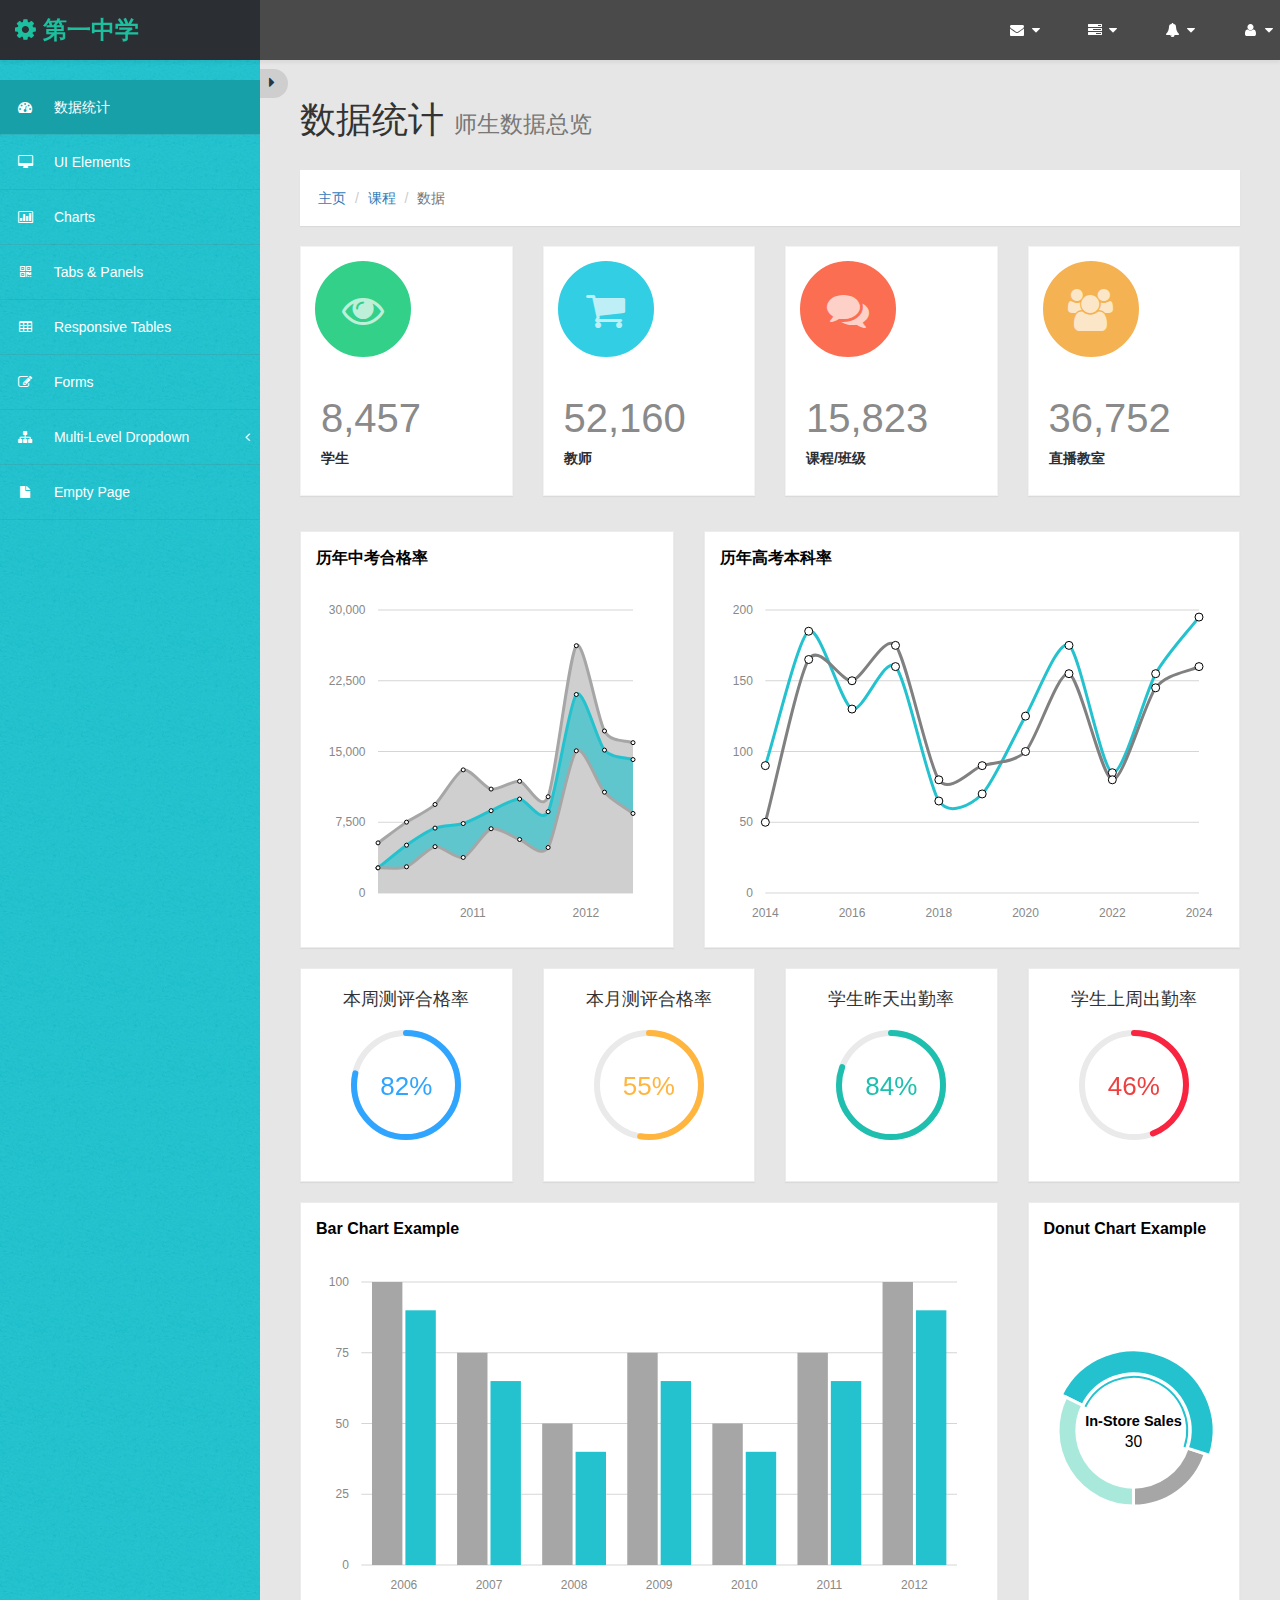
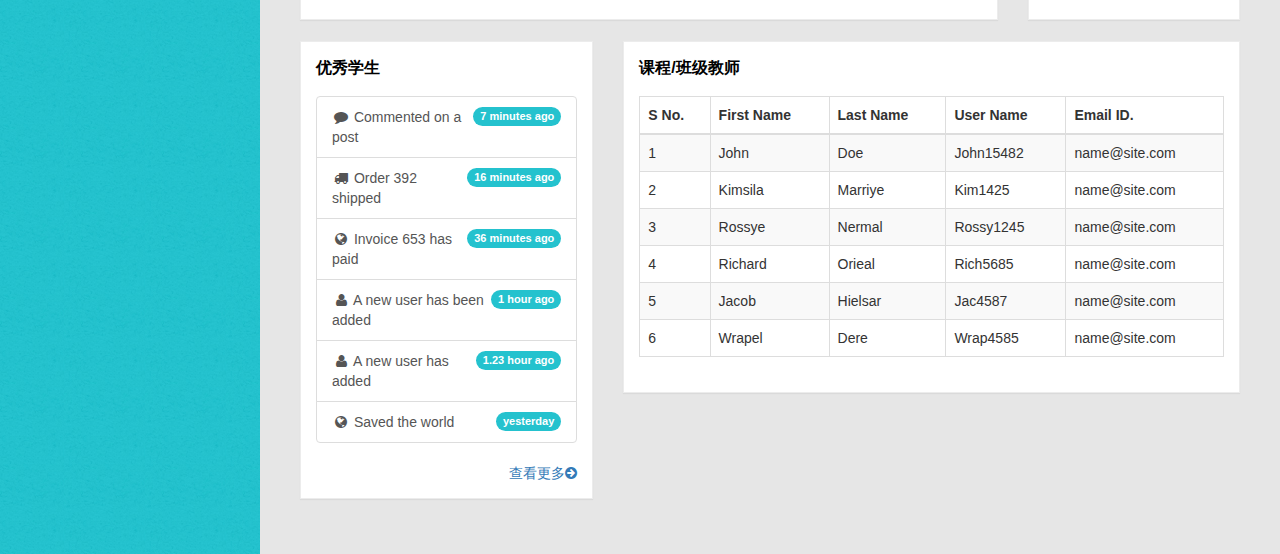
<file: MYCourse/web/htmls/managerhome/index.html>
﻿<!DOCTYPE html>
<html xmlns="http://www.w3.org/1999/xhtml">

<head>
    <meta charset="utf-8" />
    <meta name="viewport" content="width=device-width, initial-scale=1.0" />
    <title>课程管理端</title>
    <!-- Bootstrap Styles-->
    <link href="assets/css/bootstrap.css" rel="stylesheet" />
    <!-- FontAwesome Styles-->
    <link href="assets/css/font-awesome.css" rel="stylesheet" />
    <!-- Morris Chart Styles-->
    <link href="assets/js/morris/morris-0.4.3.min.css" rel="stylesheet" />
    <!-- Custom Styles-->
    <link href="assets/css/custom-styles.css" rel="stylesheet" />
    <!-- Google Fonts-->
    <link href='#css?family=Open+Sans' rel='stylesheet' type='text/css' /> 
     
</head>

<body>
    <div id="wrapper">
        <nav class="navbar navbar-default top-navbar" role="navigation">
            <div class="navbar-header">
                <button type="button" class="navbar-toggle" data-toggle="collapse" data-target=".sidebar-collapse">
                    <span class="sr-only">Toggle navigation</span>
                    <span class="icon-bar"></span>
                    <span class="icon-bar"></span>
                    <span class="icon-bar"></span>
                </button>
                <a class="navbar-brand" href="index.html"><i class="fa fa-gear"></i> <strong>第一中学</strong></a>
            </div>

            <ul class="nav navbar-top-links navbar-right">
                <li class="dropdown">
                    <a class="dropdown-toggle" data-toggle="dropdown" href="#" aria-expanded="false">
                        <i class="fa fa-envelope fa-fw"></i> <i class="fa fa-caret-down"></i>
                    </a>
                    <ul class="dropdown-menu dropdown-messages">
                        <li>
                            <a href="#">
                                <div>
                                    <strong>John Doe</strong>
                                    <span class="pull-right text-muted">
                                        <em>Today</em>
                                    </span>
                                </div>
                                <div>Lorem Ipsum has been the industry's standard dummy text ever since the 1500s...</div>
                            </a>
                        </li>
                        <li class="divider"></li>
                        <li>
                            <a href="#">
                                <div>
                                    <strong>John Smith</strong>
                                    <span class="pull-right text-muted">
                                        <em>Yesterday</em>
                                    </span>
                                </div>
                                <div>Lorem Ipsum has been the industry's standard dummy text ever since an kwilnw...</div>
                            </a>
                        </li>
                        <li class="divider"></li>
                        <li>
                            <a href="#">
                                <div>
                                    <strong>John Smith</strong>
                                    <span class="pull-right text-muted">
                                        <em>Yesterday</em>
                                    </span>
                                </div>
                                <div>Lorem Ipsum has been the industry's standard dummy text ever since the...</div>
                            </a>
                        </li>
                        <li class="divider"></li>
                        <li>
                            <a class="text-center" href="#">
                                <strong>Read All Messages</strong>
                                <i class="fa fa-angle-right"></i>
                            </a>
                        </li>
                    </ul>
                    <!-- /.dropdown-messages -->
                </li>
                <!-- /.dropdown -->
                <li class="dropdown">
                    <a class="dropdown-toggle" data-toggle="dropdown" href="#" aria-expanded="false">
                        <i class="fa fa-tasks fa-fw"></i> <i class="fa fa-caret-down"></i>
                    </a>
                    <ul class="dropdown-menu dropdown-tasks">
                        <li>
                            <a href="#">
                                <div>
                                    <p>
                                        <strong>Task 1</strong>
                                        <span class="pull-right text-muted">60% Complete</span>
                                    </p>
                                    <div class="progress progress-striped active">
                                        <div class="progress-bar progress-bar-success" role="progressbar" aria-valuenow="60" aria-valuemin="0" aria-valuemax="100" style="width: 60%">
                                            <span class="sr-only">60% Complete (success)</span>
                                        </div>
                                    </div>
                                </div>
                            </a>
                        </li>
                        <li class="divider"></li>
                        <li>
                            <a href="#">
                                <div>
                                    <p>
                                        <strong>Task 2</strong>
                                        <span class="pull-right text-muted">28% Complete</span>
                                    </p>
                                    <div class="progress progress-striped active">
                                        <div class="progress-bar progress-bar-info" role="progressbar" aria-valuenow="28" aria-valuemin="0" aria-valuemax="100" style="width: 28%">
                                            <span class="sr-only">28% Complete</span>
                                        </div>
                                    </div>
                                </div>
                            </a>
                        </li>
                        <li class="divider"></li>
                        <li>
                            <a href="#">
                                <div>
                                    <p>
                                        <strong>Task 3</strong>
                                        <span class="pull-right text-muted">60% Complete</span>
                                    </p>
                                    <div class="progress progress-striped active">
                                        <div class="progress-bar progress-bar-warning" role="progressbar" aria-valuenow="60" aria-valuemin="0" aria-valuemax="100" style="width: 60%">
                                            <span class="sr-only">60% Complete (warning)</span>
                                        </div>
                                    </div>
                                </div>
                            </a>
                        </li>
                        <li class="divider"></li>
                        <li>
                            <a href="#">
                                <div>
                                    <p>
                                        <strong>Task 4</strong>
                                        <span class="pull-right text-muted">85% Complete</span>
                                    </p>
                                    <div class="progress progress-striped active">
                                        <div class="progress-bar progress-bar-danger" role="progressbar" aria-valuenow="85" aria-valuemin="0" aria-valuemax="100" style="width: 85%">
                                            <span class="sr-only">85% Complete (danger)</span>
                                        </div>
                                    </div>
                                </div>
                            </a>
                        </li>
                        <li class="divider"></li>
                        <li>
                            <a class="text-center" href="#">
                                <strong>See All Tasks</strong>
                                <i class="fa fa-angle-right"></i>
                            </a>
                        </li>
                    </ul>
                    <!-- /.dropdown-tasks -->
                </li>
                <!-- /.dropdown -->
                <li class="dropdown">
                    <a class="dropdown-toggle" data-toggle="dropdown" href="#" aria-expanded="false">
                        <i class="fa fa-bell fa-fw"></i> <i class="fa fa-caret-down"></i>
                    </a>
                    <ul class="dropdown-menu dropdown-alerts">
                        <li>
                            <a href="#">
                                <div>
                                    <i class="fa fa-comment fa-fw"></i> New Comment
                                    <span class="pull-right text-muted small">4 min</span>
                                </div>
                            </a>
                        </li>
                        <li class="divider"></li>
                        <li>
                            <a href="#">
                                <div>
                                    <i class="fa fa-twitter fa-fw"></i> 3 New Followers
                                    <span class="pull-right text-muted small">12 min</span>
                                </div>
                            </a>
                        </li>
                        <li class="divider"></li>
                        <li>
                            <a href="#">
                                <div>
                                    <i class="fa fa-envelope fa-fw"></i> Message Sent
                                    <span class="pull-right text-muted small">4 min</span>
                                </div>
                            </a>
                        </li>
                        <li class="divider"></li>
                        <li>
                            <a href="#">
                                <div>
                                    <i class="fa fa-tasks fa-fw"></i> New Task
                                    <span class="pull-right text-muted small">4 min</span>
                                </div>
                            </a>
                        </li>
                        <li class="divider"></li>
                        <li>
                            <a href="#">
                                <div>
                                    <i class="fa fa-upload fa-fw"></i> Server Rebooted
                                    <span class="pull-right text-muted small">4 min</span>
                                </div>
                            </a>
                        </li>
                        <li class="divider"></li>
                        <li>
                            <a class="text-center" href="#">
                                <strong>See All Alerts</strong>
                                <i class="fa fa-angle-right"></i>
                            </a>
                        </li>
                    </ul>
                    <!-- /.dropdown-alerts -->
                </li>
                <!-- /.dropdown -->
                <li class="dropdown">
                    <a class="dropdown-toggle" data-toggle="dropdown" href="#" aria-expanded="false">
                        <i class="fa fa-user fa-fw"></i> <i class="fa fa-caret-down"></i>
                    </a>
                    <ul class="dropdown-menu dropdown-user">
                        <li><a href="#"><i class="fa fa-user fa-fw"></i> User Profile</a>
                        </li>
                        <li><a href="#"><i class="fa fa-gear fa-fw"></i> Settings</a>
                        </li>
                        <li class="divider"></li>
                        <li><a href="#"><i class="fa fa-sign-out fa-fw"></i> Logout</a>
                        </li>
                    </ul>
                    <!-- /.dropdown-user -->
                </li>
                <!-- /.dropdown -->
            </ul>
        </nav>
        <!--/. NAV TOP  -->
        <nav class="navbar-default navbar-side" role="navigation">
		<div id="sideNav" href=""><i class="fa fa-caret-right"></i></div>
            <div class="sidebar-collapse">
                <ul class="nav" id="main-menu">

                    <li>
                        <a class="active-menu" href="index.html"><i class="fa fa-dashboard"></i> 数据统计</a>
                    </li>
                    <li>
                        <a href="ui-elements.html"><i class="fa fa-desktop"></i> UI Elements</a>
                    </li>
					<li>
                        <a href="chart.html"><i class="fa fa-bar-chart-o"></i> Charts</a>
                    </li>
                    <li>
                        <a href="tab-panel.html"><i class="fa fa-qrcode"></i> Tabs & Panels</a>
                    </li>

                    <li>
                        <a href="table.html"><i class="fa fa-table"></i> Responsive Tables</a>
                    </li>
                    <li>
                        <a href="form.html"><i class="fa fa-edit"></i> Forms </a>
                    </li>


                    <li>
                        <a href="#"><i class="fa fa-sitemap"></i> Multi-Level Dropdown<span class="fa arrow"></span></a>
                        <ul class="nav nav-second-level">
                            <li>
                                <a href="#">Second Level Link</a>
                            </li>
                            <li>
                                <a href="#">Second Level Link</a>
                            </li>
                            <li>
                                <a href="#">Second Level Link<span class="fa arrow"></span></a>
                                <ul class="nav nav-third-level">
                                    <li>
                                        <a href="#">Third Level Link</a>
                                    </li>
                                    <li>
                                        <a href="#">Third Level Link</a>
                                    </li>
                                    <li>
                                        <a href="#">Third Level Link</a>
                                    </li>

                                </ul>

                            </li>
                        </ul>
                    </li>
                    <li>
                        <a href="empty.html"><i class="fa fa-fw fa-file"></i> Empty Page</a>
                    </li>
                </ul>

            </div>

        </nav>
        <!-- /. NAV SIDE  -->
        <div id="page-wrapper">
            <div id="page-inner">

            <div class="row">
                    <div class="col-md-12">
                        <h1 class="page-header">
                            数据统计
                            <small>师生数据总览</small>
                        </h1>
                            <ol class="breadcrumb">
                              <li><a href="index.html">主页</a></li>
                              <li><a href="#">课程</a></li>
                              <li class="active">数据</li>
                            </ol>
                    </div>
                </div>

                <!-- /. ROW  -->
            <div class="row">
                    <div class="col-md-3 col-sm-12 col-xs-12">
                        <div class="panel panel-primary text-center no-boder bg-color-green green">
                            <div class="panel-left pull-left green">
                                <i class="fa fa-eye fa-5x"></i>
                            </div>
                            <div class="panel-right">
								<h3>8,457</h3>
                               <strong> 学生 </strong>
                            </div>
                        </div>
                    </div>
                    <div class="col-md-3 col-sm-12 col-xs-12">
                        <div class="panel panel-primary text-center no-boder bg-color-blue">
                              <div class="panel-left pull-left blue">
                                <i class="fa fa-shopping-cart fa-5x"></i>
								</div>
                            <div class="panel-right">
							<h3>52,160 </h3>
                               <strong> 教师 </strong>
                            </div>
                        </div>
                    </div>
                    <div class="col-md-3 col-sm-12 col-xs-12">
                        <div class="panel panel-primary text-center no-boder bg-color-red">
                            <div class="panel-left pull-left red">
                                <i class="fa fa fa-comments fa-5x"></i>
                            </div>
                            <div class="panel-right">
							 <h3>15,823 </h3>
                               <strong> 课程/班级 </strong>
                            </div>
                        </div>
                    </div>
                    <div class="col-md-3 col-sm-12 col-xs-12">
                        <div class="panel panel-primary text-center no-boder bg-color-brown">
                            <div class="panel-left pull-left brown">
                                <i class="fa fa-users fa-5x"></i>
                            </div>
                            <div class="panel-right">
							<h3>36,752 </h3>
                             <strong> 直播教室 </strong>
                            </div>
                        </div>
                    </div>
                </div>

			<div class="row">
				<div class="col-md-5">
						<div class="panel panel-default">
						<div class="panel-heading">
							历年中考合格率
						</div>
						<div class="panel-body">
							<div id="morris-area-chart"></div>
						</div>
					</div>
					</div>

					<div class="col-md-7">
                        <div class="panel panel-default">
                            <div class="panel-heading">
                                历年高考本科率
                            </div>
                            <div class="panel-body">
                                <div id="morris-line-chart"></div>
                            </div>
                        </div>
					</div>

				</div>

		<div class="row">
			<div class="col-xs-6 col-md-3">
				<div class="panel panel-default">
					<div class="panel-body easypiechart-panel">
						<h4>本周测评合格率</h4>
						<div class="easypiechart" id="easypiechart-blue" data-percent="82" ><span class="percent">82%</span>
						</div>
					</div>
				</div>
			</div>
			<div class="col-xs-6 col-md-3">
				<div class="panel panel-default">
					<div class="panel-body easypiechart-panel">
						<h4>本月测评合格率</h4>
						<div class="easypiechart" id="easypiechart-orange" data-percent="55" ><span class="percent">55%</span>
						</div>
					</div>
				</div>
			</div>
			<div class="col-xs-6 col-md-3">
				<div class="panel panel-default">
					<div class="panel-body easypiechart-panel">
						<h4>学生昨天出勤率</h4>
						<div class="easypiechart" id="easypiechart-teal" data-percent="84" ><span class="percent">84%</span>
						</div>
					</div>
				</div>
			</div>
			<div class="col-xs-6 col-md-3">
				<div class="panel panel-default">
					<div class="panel-body easypiechart-panel">
						<h4>学生上周出勤率</h4>
						<div class="easypiechart" id="easypiechart-red" data-percent="46" ><span class="percent">46%</span>
						</div>
					</div>
				</div>
			</div>
		</div><!--/.row-->

                <div class="row">
                    <div class="col-md-9 col-sm-12 col-xs-12">
                        <div class="panel panel-default">
                            <div class="panel-heading">
                                Bar Chart Example
                            </div>
                            <div class="panel-body">
                                <div id="morris-bar-chart"></div>
                            </div>
                        </div>
                    </div>
                    <div class="col-md-3 col-sm-12 col-xs-12">
                        <div class="panel panel-default">
                            <div class="panel-heading">
                                Donut Chart Example
                            </div>
                            <div class="panel-body">
                                <div id="morris-donut-chart"></div>
                            </div>
                        </div>
                    </div>

                </div>
				<div class="row">
				<div class="col-md-12">
				</div>
				</div>
                <!-- /. ROW  -->

                <div class="row">
                    <div class="col-md-4 col-sm-12 col-xs-12">
                        <div class="panel panel-default">
                            <div class="panel-heading">
                                优秀学生
                            </div>
                            <div class="panel-body">
                                <div class="list-group">

                                    <a href="#" class="list-group-item">
                                        <span class="badge">7 minutes ago</span>
                                        <i class="fa fa-fw fa-comment"></i> Commented on a post
                                    </a>
                                    <a href="#" class="list-group-item">
                                        <span class="badge">16 minutes ago</span>
                                        <i class="fa fa-fw fa-truck"></i> Order 392 shipped
                                    </a>
                                    <a href="#" class="list-group-item">
                                        <span class="badge">36 minutes ago</span>
                                        <i class="fa fa-fw fa-globe"></i> Invoice 653 has paid
                                    </a>
                                    <a href="#" class="list-group-item">
                                        <span class="badge">1 hour ago</span>
                                        <i class="fa fa-fw fa-user"></i> A new user has been added
                                    </a>
                                    <a href="#" class="list-group-item">
                                        <span class="badge">1.23 hour ago</span>
                                        <i class="fa fa-fw fa-user"></i> A new user has added
                                    </a>
                                    <a href="#" class="list-group-item">
                                        <span class="badge">yesterday</span>
                                        <i class="fa fa-fw fa-globe"></i> Saved the world
                                    </a>
                                </div>
                                <div class="text-right">
                                    <a href="#">查看更多<i class="fa fa-arrow-circle-right"></i></a>
                                </div>
                            </div>
                        </div>

                    </div>

                    <div class="col-md-8 col-sm-12 col-xs-12">

                        <div class="panel panel-default">
                            <div class="panel-heading">
                                课程/班级教师
                            </div>
                            <div class="panel-body">
                                <div class="table-responsive">
                                    <table class="table table-striped table-bordered table-hover">
                                        <thead>
                                            <tr>
                                                <th>S No.</th>
                                                <th>First Name</th>
                                                <th>Last Name</th>
                                                <th>User Name</th>
                                                <th>Email ID.</th>
                                            </tr>
                                        </thead>
                                        <tbody>
                                            <tr>
                                                <td>1</td>
                                                <td>John</td>
                                                <td>Doe</td>
                                                <td>John15482</td>
                                                <td>name@site.com</td>
                                            </tr>
                                            <tr>
                                                <td>2</td>
                                                <td>Kimsila</td>
                                                <td>Marriye</td>
                                                <td>Kim1425</td>
                                                <td>name@site.com</td>
                                            </tr>
                                            <tr>
                                                <td>3</td>
                                                <td>Rossye</td>
                                                <td>Nermal</td>
                                                <td>Rossy1245</td>
                                                <td>name@site.com</td>
                                            </tr>
                                            <tr>
                                                <td>4</td>
                                                <td>Richard</td>
                                                <td>Orieal</td>
                                                <td>Rich5685</td>
                                                <td>name@site.com</td>
                                            </tr>
                                            <tr>
                                                <td>5</td>
                                                <td>Jacob</td>
                                                <td>Hielsar</td>
                                                <td>Jac4587</td>
                                                <td>name@site.com</td>
                                            </tr>
                                            <tr>
                                                <td>6</td>
                                                <td>Wrapel</td>
                                                <td>Dere</td>
                                                <td>Wrap4585</td>
                                                <td>name@site.com</td>
                                            </tr>

                                        </tbody>
                                    </table>
                                </div>
                            </div>
                        </div>

                    </div>
                </div>
                <!-- /. ROW  -->

            </div>
            <!-- /. PAGE INNER  -->
        </div>
        <!-- /. PAGE WRAPPER  -->
    </div>
    <!-- /. WRAPPER  -->
    <!-- JS Scripts-->
    <!-- jQuery Js -->
    <script src="assets/js/jquery-1.10.2.js"></script>
    <!-- Bootstrap Js -->
    <script src="assets/js/bootstrap.min.js"></script>
	 
    <!-- Metis Menu Js -->
    <script src="assets/js/jquery.metisMenu.js"></script>
    <!-- Morris Chart Js -->
    <script src="assets/js/morris/raphael-2.1.0.min.js"></script>
    <script src="assets/js/morris/morris.js"></script>
	
	
	<script src="assets/js/easypiechart.js"></script>
	<script src="assets/js/easypiechart-data.js"></script>
	
	 <script src="assets/js/Lightweight-Chart/jquery.chart.js"></script>
	
    <!-- Custom Js -->
    <script src="assets/js/custom-scripts.js"></script>

</body>

</html>
</file>
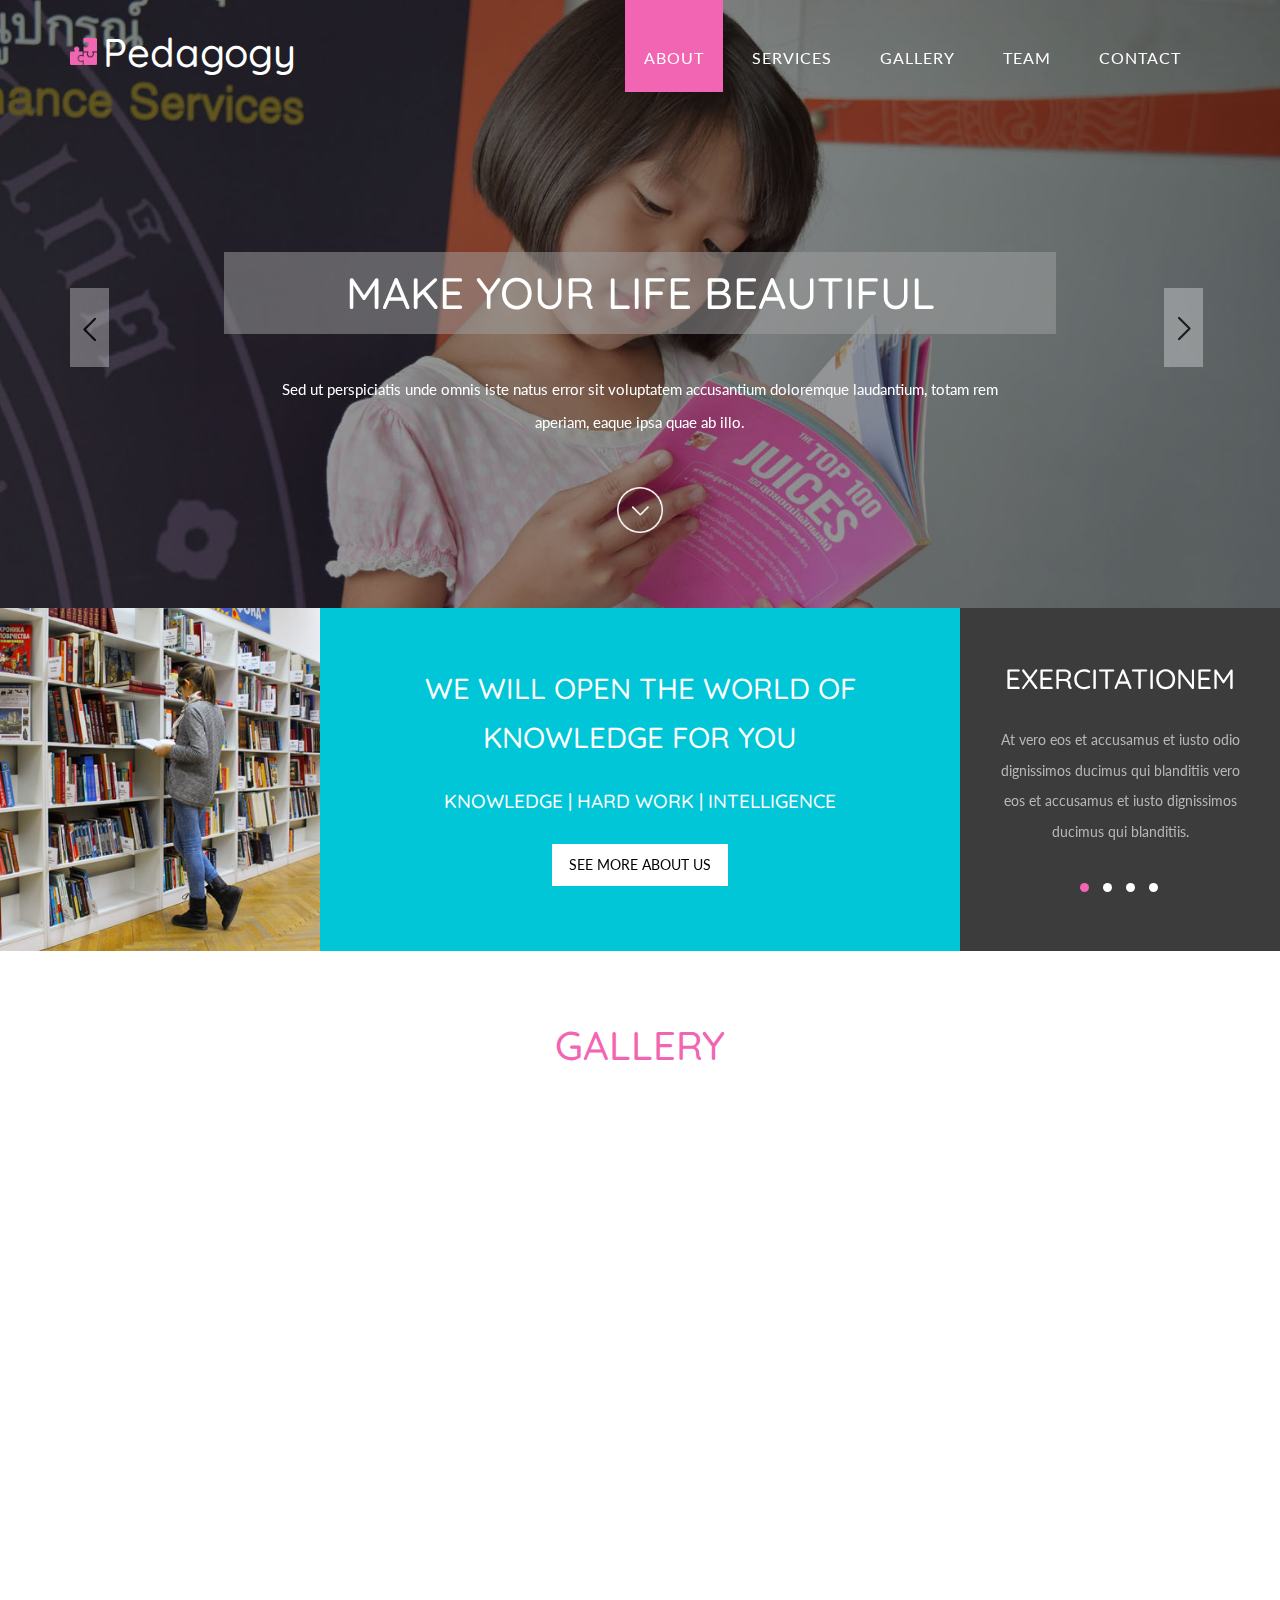
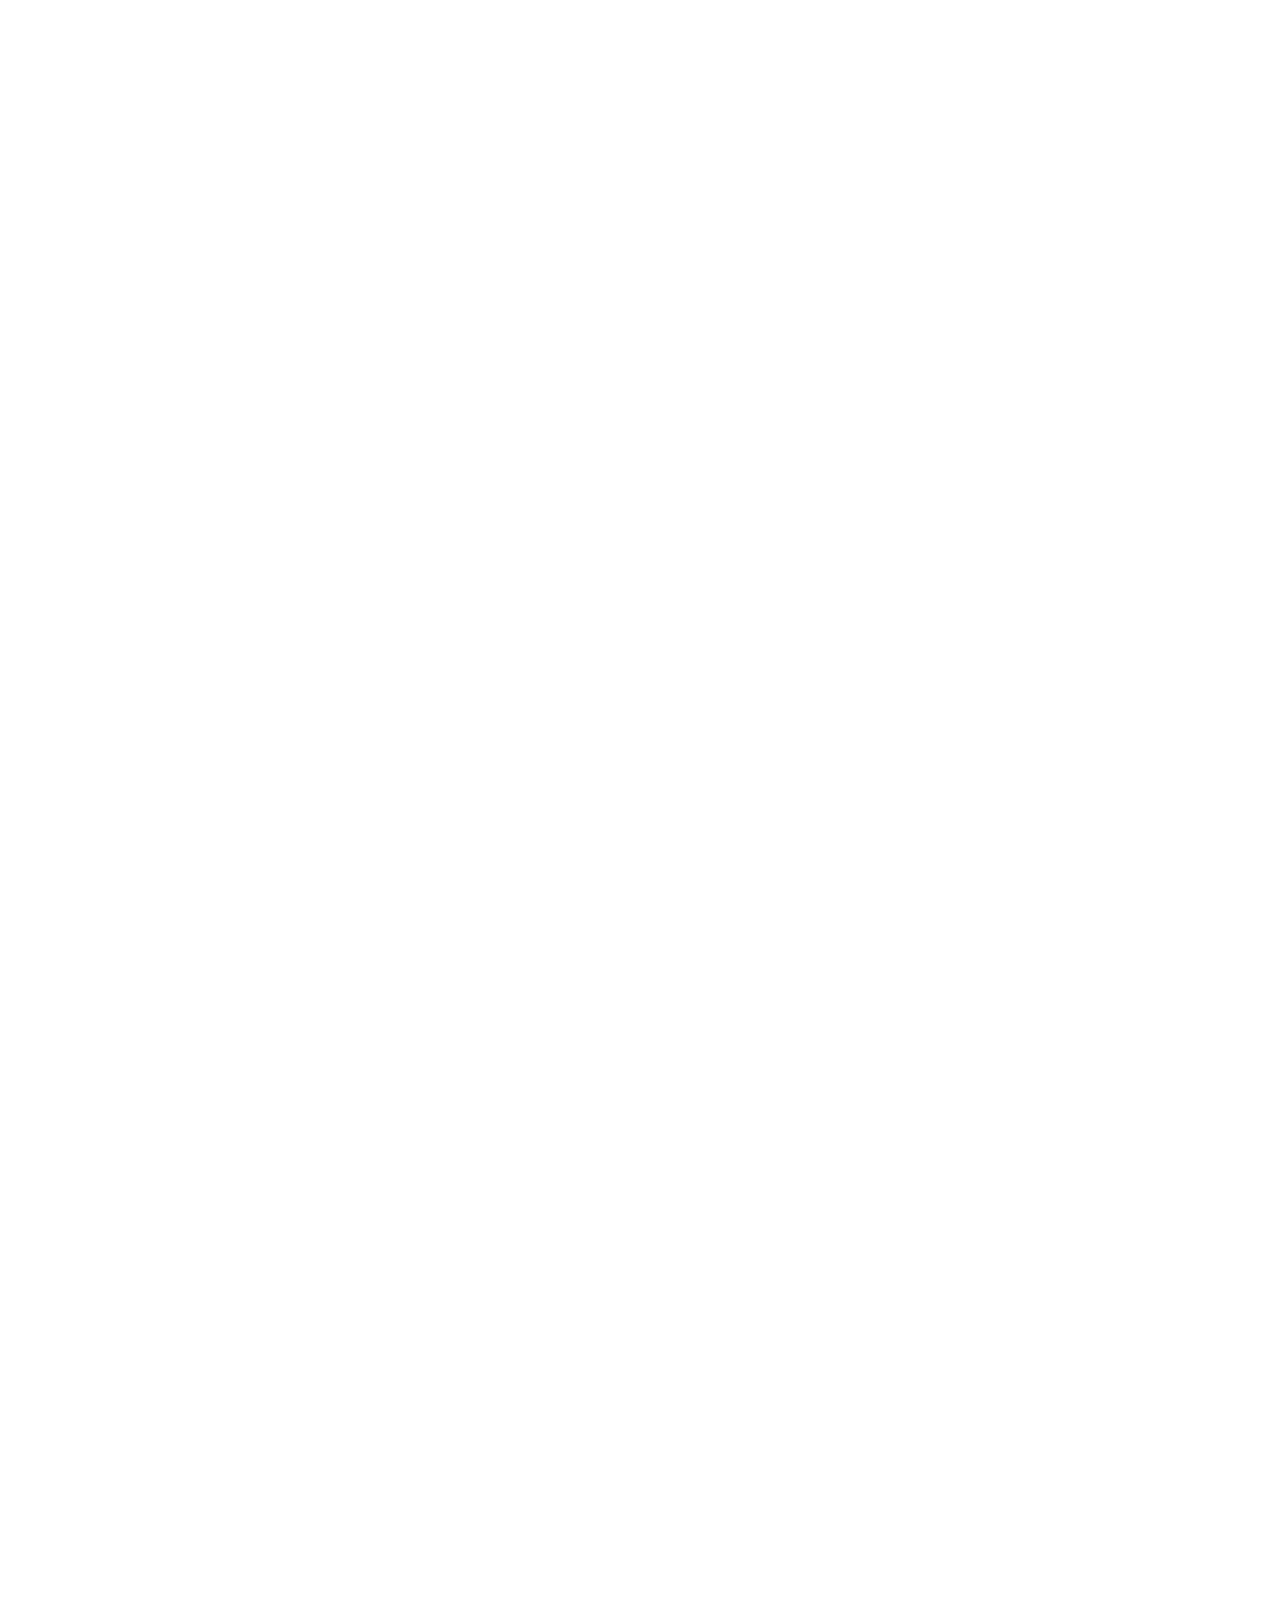
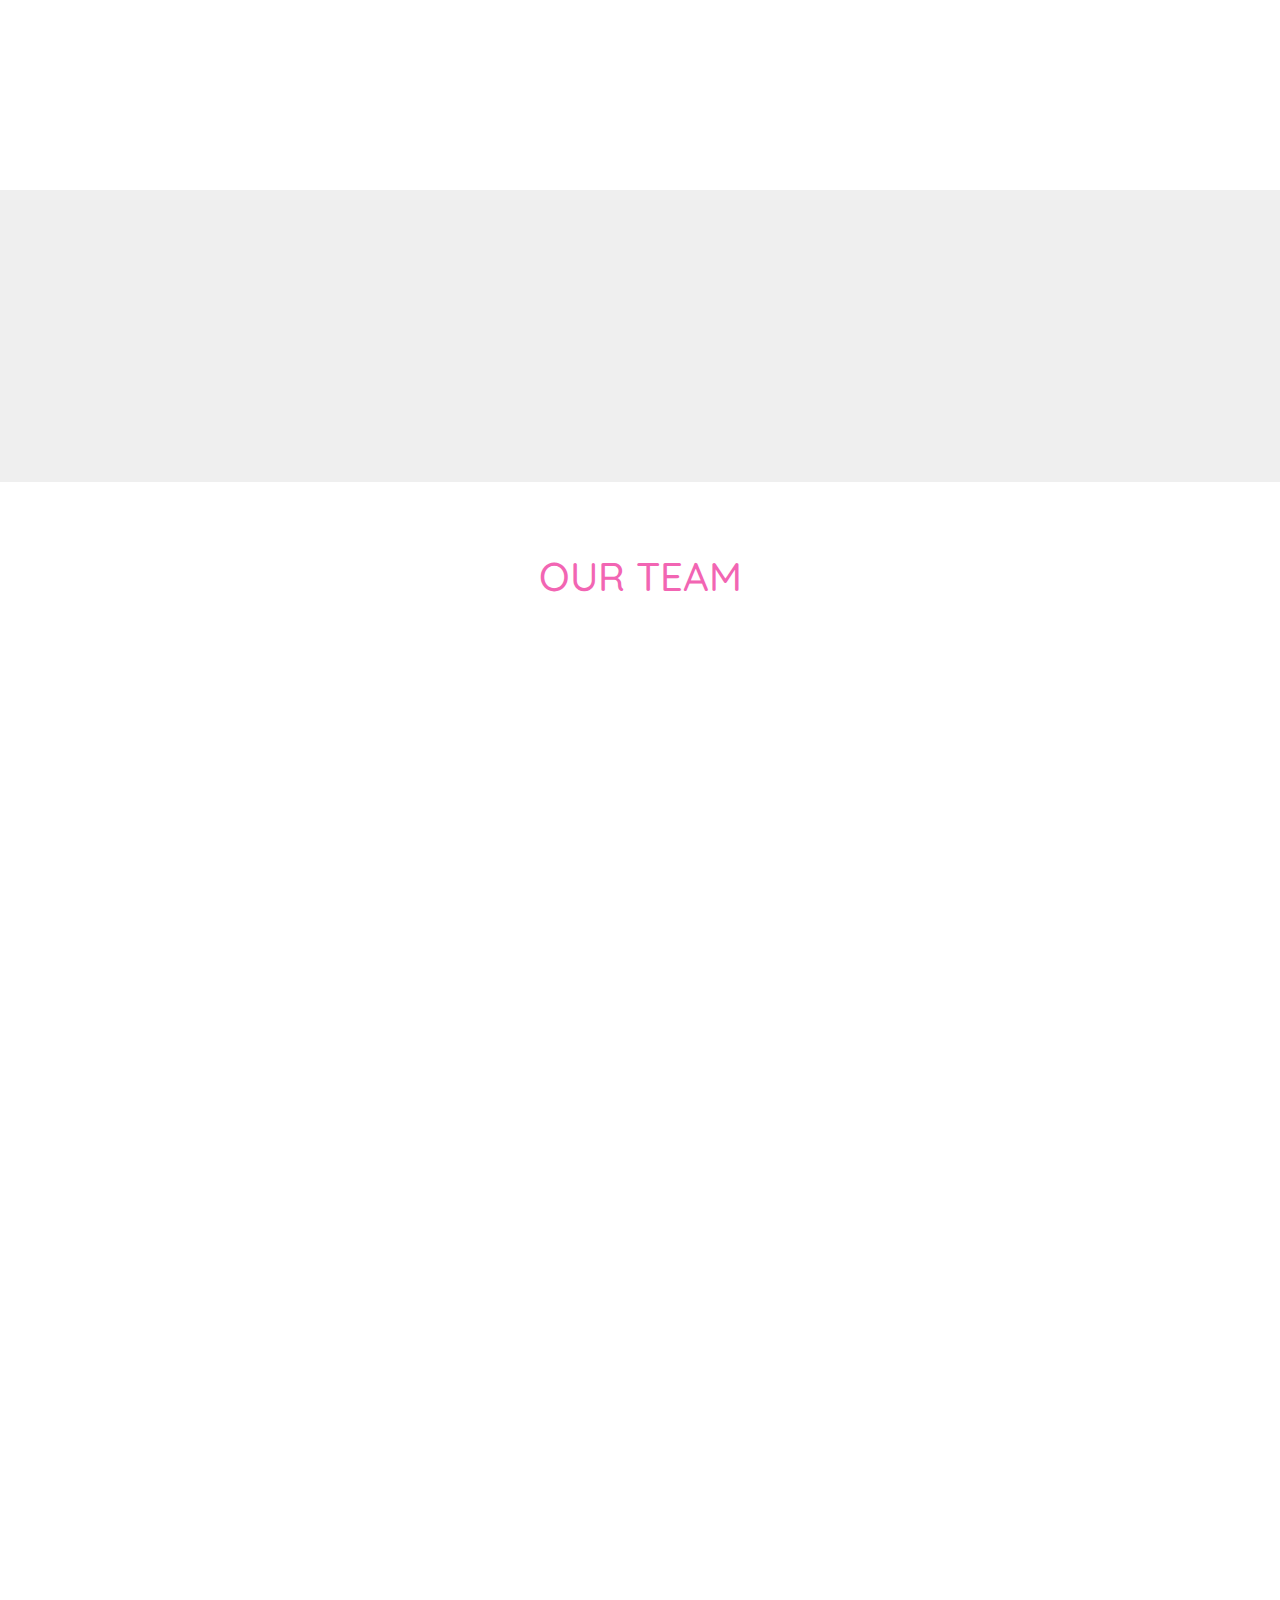
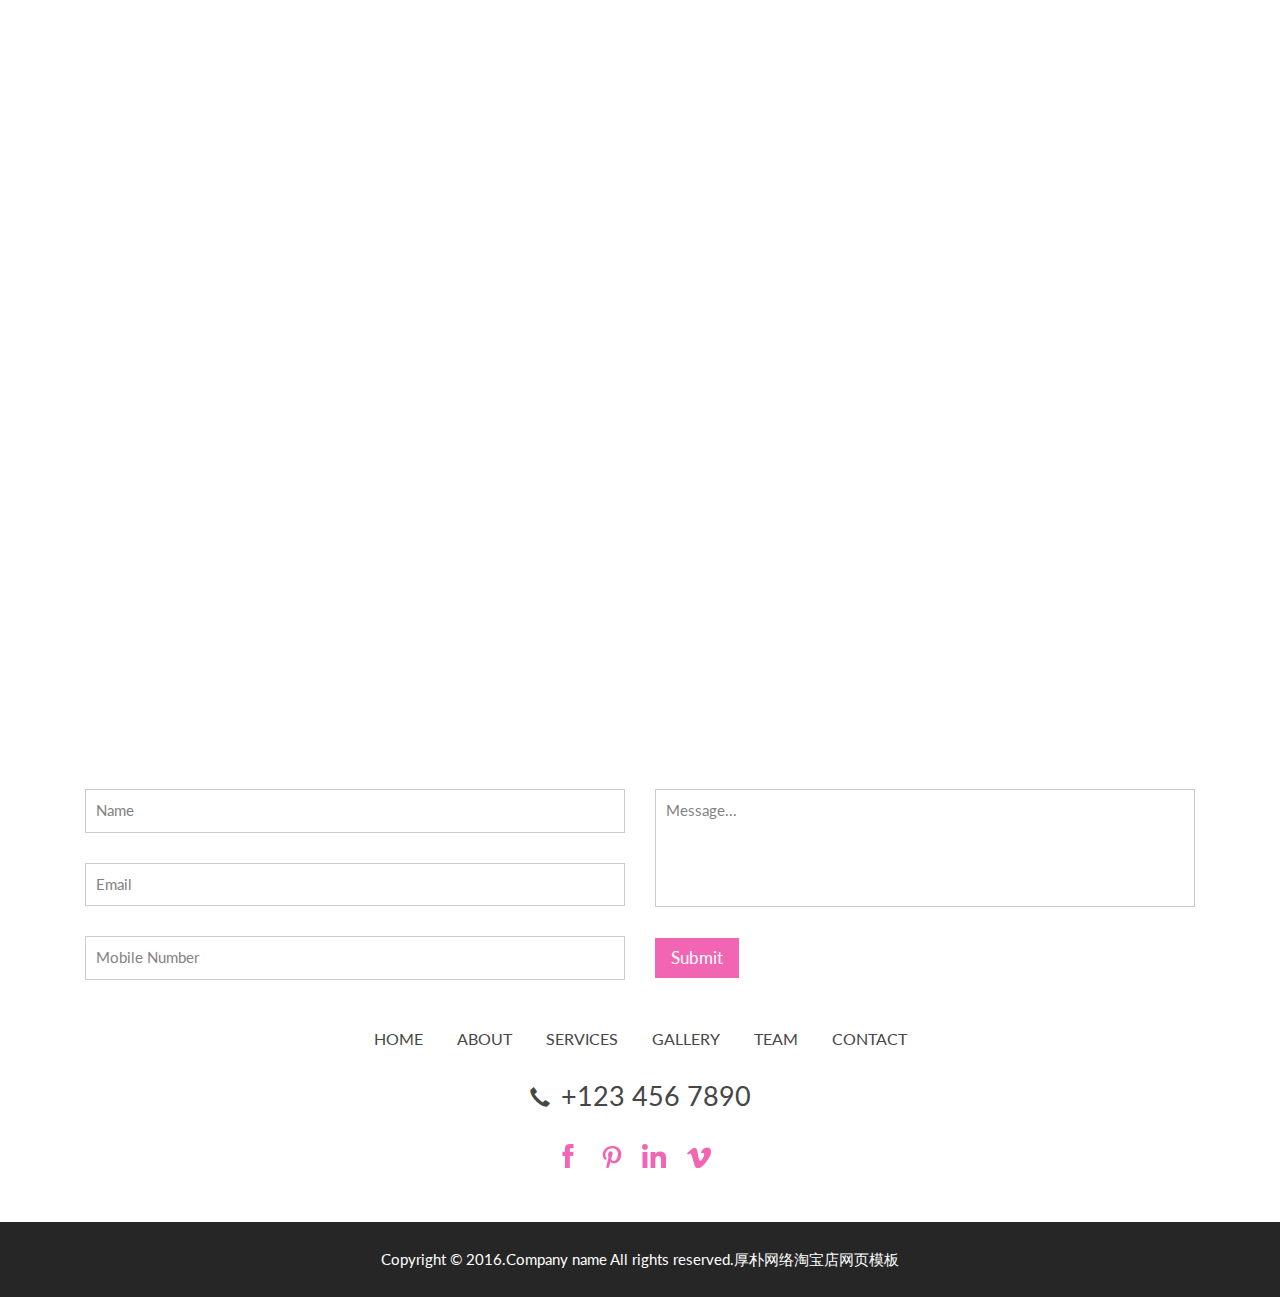
<file: MYCourse/web/htmls/teacherhome/index.html>
<!DOCTYPE html>
<html>
<head>
<title>课程教师端</title>
<!-- for-mobile-apps -->
<meta name="viewport" content="width=device-width, initial-scale=1">
<meta http-equiv="Content-Type" content="text/html; charset=utf-8" />
<meta name="keywords" content="" />
<script type="application/x-javascript"> addEventListener("load", function() { setTimeout(hideURLbar, 0); }, false);
		function hideURLbar(){ window.scrollTo(0,1); } </script>
<!-- //for-mobile-apps -->
<link href="css/bootstrap.css" rel="stylesheet" type="text/css" media="all" />
<link rel="stylesheet" href="css/swipebox.css">
<link href="css/style.css" rel="stylesheet" type="text/css" media="all" />
<!-- js -->

<script type="text/javascript" src="js/jquery-2.1.4.min.js"></script>
<!-- //js -->
<!--animate-->
<link href="css/animate.css" rel="stylesheet" type="text/css" media="all">
<script src="js/wow.min.js"></script>
	<script>
		 new WOW().init();
	</script>
<!--//end-animate-->
<link href='http://fonts.googleapis.com/css?family=Quicksand:400,300,700' rel='stylesheet' type='text/css'>
<link href='http://fonts.googleapis.com/css?family=Lato:400,100,100italic,300,300italic,400italic,700,700italic,900,900italic' rel='stylesheet' type='text/css'>
<!-- start-smoth-scrolling -->
<script type="text/javascript" src="js/move-top.js"></script>
<script type="text/javascript" src="js/easing.js"></script>
<script type="text/javascript">
	jQuery(document).ready(function($) {
		$(".scroll").click(function(event){		
			event.preventDefault();
			$('html,body').animate({scrollTop:$(this.hash).offset().top},1000);
		});
	});
</script>
<!-- start-smoth-scrolling -->
<script type="text/javascript" src="js/numscroller-1.0.js"></script>
</head>
<body>
<!-- header -->
<div id="home" class="banner w3l">
	<div class="container">
		<nav class="navbar navbar-default  wow zoomIn" data-wow-duration="1.5s" data-wow-delay="0.3s">
							<!-- Brand and toggle get grouped for better mobile display -->
							<div class="navbar-header logo">
								<button type="button" class="navbar-toggle collapsed" data-toggle="collapse" data-target="#bs-example-navbar-collapse-1">
									<span class="sr-only">Toggle navigation</span>
									<span class="icon-bar"></span>
									<span class="icon-bar"></span>
									<span class="icon-bar"></span>
								</button>
								<h1>
									<a class="navbar-brand" href="index.html">Pedagogy</a>
								</h1>
								
							</div>
							<!-- Collect the nav links, forms, and other content for toggling -->
							<div class="collapse navbar-collapse nav-wil" id="bs-example-navbar-collapse-1">
								<nav class="cl-effect-1">
									<ul class="nav navbar-nav ">
										<li><a class="scroll hvr-bounce-to-bottom active" href="#about">ABOUT</a></li>
										<li><a class="scroll hvr-bounce-to-bottom" href="#ban-bot">SERVICES</a></li>
										<li><a class="scroll hvr-bounce-to-bottom" href="#gallery">GALLERY</a></li>
										<li><a class="scroll hvr-bounce-to-bottom" href="#team">TEAM</a></li>
										<li><a class="scroll hvr-bounce-to-bottom" href="#contact">CONTACT</a></li>
									</ul>
								</nav>
							</div><!-- /navbar-collapse -->
		</nav>
		<div class="banner-info wow bounceInDown" data-wow-duration="1s" data-wow-delay="0s">
			<script src="js/responsiveslides.min.js"></script>
			<script>
									// You can also use "$(window).load(function() {"
									$(function () {
									 // Slideshow 4
									$("#slider3").responsiveSlides({
										auto: true,
										pager: false,
										nav: true,
										speed: 500,
										namespace: "callbacks",
										before: function () {
									$('.events').append("<li>before event fired.</li>");
									},
									after: function () {
										$('.events').append("<li>after event fired.</li>");
										}
										});
										});
			</script>
			<div  class="callbacks_container">
				<ul class="rslides" id="slider3">
					<li>
						<div class="banner-text">
							<h3>MAKE YOUR LIFE BEAUTIFUL</h3>
							<p>Sed ut perspiciatis unde omnis iste natus error sit voluptatem 
							accusantium doloremque laudantium, totam rem aperiam, eaque ipsa quae
							ab illo.</p>
						</div>
					</li>
					<li>
						<div class="banner-text">
							<h3>MAKE YOUR DREAMS COMES TRUE</h3>
							<p>Sed ut perspiciatis unde omnis iste natus error sit voluptatem 
							accusantium doloremque laudantium, totam rem aperiam, eaque ipsa quae
							ab illo.</p>
						</div>
					</li>
				</ul>
			</div>	
		</div>
		<div class="more-button text-center">
			<a href="#ban-bot" class="scroll"><img src="images/icon.png" alt=" "/></a>
		</div>
	</div>
</div>
<!-- //header -->

<!-- bottom -->
<div id="ban-bot" class="banner-bot w3ls">
	<div class="col-md-3 bottom-grid wow flipInY" data-wow-duration="1.5s" data-wow-delay="0s">
		<img class="img-responsive" src="images/b2.jpg" alt=" " />
	</div>
	<div class="col-md-6 bottom-grid2 text-center wow flipInY" data-wow-duration="1.5s" data-wow-delay="0.1s">
		<h3>WE WILL OPEN THE WORLD OF KNOWLEDGE FOR YOU</h3>
		<h4>KNOWLEDGE <span>|</span> HARD WORK <span>|</span> INTELLIGENCE</h4>
		<a class="hvr-bounce-to-bottom scroll" href="#about">SEE MORE ABOUT US</a>
	</div>
	<div class="col-md-3 bottom-grid3 wow flipInY" data-wow-duration="1.5s" data-wow-delay="0.2s">
		<script>
						// You can also use "$(window).load(function() {"
						$(function () {
						 // Slideshow 4
						$("#slider4").responsiveSlides({
							auto: true,
							pager: true,
							nav: false,
							speed: 500,
							namespace: "callbacks",
							before: function () {
						$('.events').append("<li>before event fired.</li>");
						},
						after: function () {
							$('.events').append("<li>after event fired.</li>");
							}
							});
						});
		</script>
		<div class="callbacks_container">
				<ul class="rslides" id="slider4">
					<li>
						<h4>Exercitationem</h4>
						<p>At vero eos et accusamus et iusto odio dignissimos ducimus
							qui blanditiis vero eos et accusamus et iusto dignissimos ducimus
							qui blanditiis.</p>
					</li>
					<li>
						<h4>Dignissimos</h4>
						<p>At vero eos et accusamus et iusto odio dignissimos ducimus
							qui blanditiis vero eos et accusamus et iusto dignissimos ducimus
							qui blanditiis.</p>
					</li>
					<li>
						<h4>Exercitationem</h4>
						<p>At vero eos et accusamus et iusto odio dignissimos ducimus
							qui blanditiis vero eos et accusamus et iusto dignissimos ducimus
							qui blanditiis.</p>
					</li>
					<li>
						<h4>Dignissimos</h4>
						<p>At vero eos et accusamus et iusto odio dignissimos ducimus
							qui blanditiis vero eos et accusamus et iusto dignissimos ducimus
							qui blanditiis.</p>
					</li>
				</ul>
		</div>
	</div>
	<div class="clearfix"></div>
</div>
<!-- //bottom -->
<!-- content -->
<div id="gallery" class="gallery all_pad wthree">
	<div class="container">
		<h3 class="title">GALLERY</h3>
			<div class="col-md-4 gal-grid  wow bounceInUp" data-wow-duration="1.5s" data-wow-delay="0s">
				<div class="gal-img">
					<a href="images/g1.jpg" class="b-link-stripe b-animate-go  swipebox">
						<div class="item item-type-double">
							<div class="item-hover">
								<div class="item-info">			
									<div class="line"></div>			
									<div class="headline">Pedagogy</div>
									<div class="line"></div>
								</div>
								<div class="mask"></div>
							</div>
							<div class="item-img"><img src="images/g1.jpg" alt=" " /></div>
						</div>
					</a>
					<div class="view-pos"><h4>Dolorem</h4></div>
					<p>Doloremque laudantium</p>
				</div>
			</div>
			<div class="col-md-4 gal-grid  wow bounceInUp" data-wow-duration="1.5s" data-wow-delay="0s">
				<div class="gal-img">
					<a href="images/g2.jpg" class="b-link-stripe b-animate-go  swipebox">
						<div class="item item-type-double">
							<div class="item-hover">
								<div class="item-info">			
									<div class="line"></div>			
									<div class="headline">Pedagogy</div>
									<div class="line"></div>
								</div>
								<div class="mask"></div>
							</div>
							<div class="item-img"><img src="images/g2.jpg" alt=" " /></div>
						</div>
					</a>
					<div class="view-pos"><h4>Dolorem</h4></div>
					<p>Doloremque laudantium</p>
				</div>
			</div>
			<div class="col-md-4 gal-grid wow bounceInUp" data-wow-duration="1.5s" data-wow-delay="0s">
				<div class="gal-img">
					<a href="images/g3.jpg" class="b-link-stripe b-animate-go  swipebox">
						<div class="item item-type-double">
							<div class="item-hover">
								<div class="item-info">			
									<div class="line"></div>			
									<div class="headline">Pedagogy</div>
									<div class="line"></div>
								</div>
								<div class="mask"></div>
							</div>
							<div class="item-img"><img src="images/g3.jpg" alt=" " /></div>
						</div>
					</a>
					<div class="view-pos"><h4>Dolorem</h4></div>
					<p>Doloremque laudantium</p>
				</div>
			</div>
			<div class="col-md-4 gal-grid gal-top wow bounceInDown" data-wow-duration="1.5s" data-wow-delay="0.3s">
				<div class="gal-img">
					<a href="images/g4.jpg" class="b-link-stripe b-animate-go  swipebox">
						<div class="item item-type-double">
							<div class="item-hover">
								<div class="item-info">			
									<div class="line"></div>			
									<div class="headline">Pedagogy</div>
									<div class="line"></div>
								</div>
								<div class="mask"></div>
							</div>
							<div class="item-img"><img src="images/g4.jpg" alt=" " /></div>
						</div>
					</a>
					<div class="view-pos"><h4>Dolorem</h4></div>
					<p>Doloremque laudantium</p>
				</div>
			</div>
			<div class="col-md-4 gal-grid gal-top wow bounceInDown" data-wow-duration="1.5s" data-wow-delay="0.3s">
				<div class="gal-img">
					<a href="images/g5.jpg" class="b-link-stripe b-animate-go  swipebox">
						<div class="item item-type-double">
							<div class="item-hover">
								<div class="item-info">			
									<div class="line"></div>			
									<div class="headline">Pedagogy</div>
									<div class="line"></div>
								</div>
								<div class="mask"></div>
							</div>
							<div class="item-img"><img src="images/g5.jpg" alt=" " /></div>
						</div>
					</a>
					<div class="view-pos"><h4>Dolorem</h4></div>
					<p>Doloremque laudantium</p>
				</div>
			</div>
			<div class="col-md-4 gal-grid gal-top wow bounceInDown" data-wow-duration="1.5s" data-wow-delay="0.3s">
				<div class="gal-img">
					<a href="images/g6.jpg" class="b-link-stripe b-animate-go  swipebox">
						<div class="item item-type-double">
							<div class="item-hover">
								<div class="item-info">			
									<div class="line"></div>			
									<div class="headline">Pedagogy</div>
									<div class="line"></div>
								</div>
								<div class="mask"></div>
							</div>
							<div class="item-img"><img src="images/g6.jpg" alt=" " /></div>
						</div>
					</a>
					<div class="view-pos"><h4>Dolorem</h4></div>
					<p>Doloremque laudantium</p>
				</div>
			</div>
			<div class="col-md-4 gal-grid gal-top wow bounceInUp" data-wow-duration="1.5s" data-wow-delay="0s">
				<div class="gal-img">
					<a href="images/g7.jpg" class="b-link-stripe b-animate-go  swipebox">
						<div class="item item-type-double">
							<div class="item-hover">
								<div class="item-info">			
									<div class="line"></div>			
									<div class="headline">Pedagogy</div>
									<div class="line"></div>
								</div>
								<div class="mask"></div>
							</div>
							<div class="item-img"><img src="images/g7.jpg" alt=" " /></div>
						</div>
					</a>
					<div class="view-pos"><h4>Dolorem</h4></div>
					<p>Doloremque laudantium</p>
				</div>
			</div>
			<div class="col-md-4 gal-grid gal-top wow bounceInUp" data-wow-duration="1.5s" data-wow-delay="0s">
				<div class="gal-img">
					<a href="images/g2.jpg" class="b-link-stripe b-animate-go  swipebox">
						<div class="item item-type-double">
							<div class="item-hover">
								<div class="item-info">			
									<div class="line"></div>			
									<div class="headline">Pedagogy</div>
									<div class="line"></div>
								</div>
								<div class="mask"></div>
							</div>
							<div class="item-img"><img src="images/g2.jpg" alt=" " /></div>
						</div>
					</a>
					<div class="view-pos"><h4>Dolorem</h4></div>
					<p>Doloremque laudantium</p>
				</div>
			</div>
			<div class="col-md-4 gal-grid gal-top wow bounceInUp" data-wow-duration="1.5s" data-wow-delay="0s">
				<div class="gal-img">
					<a href="images/g1.jpg" class="b-link-stripe b-animate-go  swipebox">
						<div class="item item-type-double">
							<div class="item-hover">
								<div class="item-info">			
									<div class="line"></div>			
									<div class="headline">Pedagogy</div>
									<div class="line"></div>
								</div>
								<div class="mask"></div>
							</div>
							<div class="item-img"><img src="images/g1.jpg" alt=" " /></div>
						</div>
					</a>
					<div class="view-pos"><h4>Dolorem</h4></div>
					<p>Doloremque laudantium</p>
				</div>
			</div>
			<!-- swipe box js -->
				<script src="js/jquery.swipebox.min.js"></script> 
					<script type="text/javascript">
						jQuery(function($) {
							$(".swipebox").swipebox();
						});
				</script>
			<!-- //swipe box js -->

			<div class="clearfix"> </div>
	</div>
</div>
<!-- //content -->
<!-- about -->
<div id="about" class="about all_pad agile">
	<div class="container">
		<h3 class="title">ABOUT</h3>
		<p class="para">Sed ut perspiciatis unde omnis iste natus error sit voluptatem accusantium 
		doloremque laudantium, totam rem aperiam, eaque ipsa quae ab illo.</p>
		<div class="abt-grids wow zoomIn" data-wow-duration="1.5s" data-wow-delay="0.1s">
			<div class="col-md-3 abt-grd text-center">
				<img src="images/icon1.png" alt=" "/>
				<h4>laudantium</h4>
			</div>
			<div class="col-md-3 abt-grd text-center">
				<img src="images/icon2.png" alt=" "/>
				<h4>Perspiciatis</h4>
			</div>
			<div class="col-md-3 abt-grd text-center">
				<img src="images/icon3.png" alt=" "/>
				<h4>Voluptatem</h4>
			</div>
			<div class="col-md-3 abt-grd text-center">
				<img src="images/icon4.png" alt=" "/>
				<h4>Accusantium</h4>
			</div>
			<div class="clearfix"> </div>
		</div>
	</div>
</div>
<!-- //about -->
<!-- about-bottom -->
<div class="abt-what agileits all_pad wow fadeIn animated animated" data-wow-delay="0.1s" data-wow-duration="0s">
	<div class="container">
		<h3 class="title">WHAT WE ARE</h3>
		<div class="col-md-5 ab-left">
			<div class="port-7 effect-2">
                	<div class="image-box">
                    	<img src="images/a1.jpg" alt="Image-2">
                    </div>
                    <div class="text-desc">
                    	<h4>Pedagogy</h4>
                        <p>Lorem ipsum dolor sit amet, consectetur adipiscing.</p>
                    </div>
            </div>
		</div>
		<div class="col-md-7 ab-right">
			<h2>Voluptatem Accusantium </h2>
			<p>Sed ut perspiciatis unde omnis iste natus error sit voluptatem accusantium 
		doloremque laudantium, totam rem aperiam, eaque ipsa quae ab illo. Sed ut perspiciatis unde omnis iste natus error sit voluptatem accusantium 
		doloremque laudantium, totam rem aperiam, eaque ipsa quae ab illo ipsa quae ab illo.</p>
		<p>Sed ut perspiciatis unde omnis iste natus error sit voluptatem accusantium 
		doloremque laudantium, totam rem aperiam, eaque. </p>
		</div>
		<div class="clearfix"> </div>
	</div>
</div>
<!-- //about-bottom -->
<!-- num-scroller -->
<div class="capabilities all_pad w3">
	<div class="container">
		<div class="col-md-4 capabil-grid wow fadeInUpBig animated animated text-center" data-wow-delay="0.4s">		
			<div class='numscroller numscroller-big-bottom' data-slno='1' data-min='0' data-max='1700' data-delay='.5' data-increment="1">1700</div>
			<div class="strip"></div>
			<h5>Laudantium</h5>	
		</div>
		<div class="col-md-4 capabil-grid wow fadeInDownBig animated animated text-center" data-wow-delay="0.4s">
			<div class='numscroller numscroller-big-bottom' data-slno='1' data-min='0' data-max='9000' data-delay='.5' data-increment="1">9000</div>				
			<div class="strip"></div>
			<h5>Doloremque</h5>
		</div>
		<div class="col-md-4 capabil-grid wow fadeInRight animated animated text-center" data-wow-delay="0.4s">	
			<div class='numscroller numscroller-big-bottom' data-slno='1' data-min='0' data-max='2500' data-delay='.5' data-increment="1">2500</div>
			<div class="strip"></div>
			<h5>Perspiciatis</h5>
		</div>
		<div class="clearfix"></div>
	</div>
</div>
<!-- num-scroller -->
<!-- team -->
<div id="team" class="team-content all_pad w3agile">
	<div class="container">
		<h3 class="title">OUR TEAM</h3>
		<div class="t-content-gds">
			<div class="col-md-3 t-cont-gds wow bounceInUp" data-wow-duration="1.5s" data-wow-delay="0s">
				<div class="team-img">
					<img class="img-responsive" src="images/team1.jpg" alt=" "/>
					<div class="team-text">
						<h4>Federica</h4>
						<p>Teacher</p>
						<ul>
							<li><a class="tw1" href="#"></a></li>
							<li><a class="tw2" href="#"></a></li>
							<li><a class="tw3" href="#"></a></li>
							<li><a class="tw4" href="#"></a></li>
						</ul>
					</div>
				</div>
			</div>
			<div class="col-md-3 t-cont-gds wow bounceInUp" data-wow-duration="1.5s" data-wow-delay="0s">
				<div class="team-img">
					<img class="img-responsive" src="images/team2.jpg" alt=" "/>
					<div class="team-text">
						<h4>Thomas</h4>
						<p>Tutor</p>
						<ul>
							<li><a class="tw1" href="#"></a></li>
							<li><a class="tw2" href="#"></a></li>
							<li><a class="tw3" href="#"></a></li>
							<li><a class="tw4" href="#"></a></li>
						</ul>
					</div>
				</div>
			</div>
			<div class="col-md-3 t-cont-gds wow bounceInUp" data-wow-duration="1.5s" data-wow-delay="0s">
				<div class="team-img">
					<img class="img-responsive" src="images/team3.jpg" alt=" "/>
					<div class="team-text">
						<h4>Albert</h4>
						<p>School Correspondent</p>
						<ul>
							<li><a class="tw1" href="#"></a></li>
							<li><a class="tw2" href="#"></a></li>
							<li><a class="tw3" href="#"></a></li>
							<li><a class="tw4" href="#"></a></li>
						</ul>
					</div>
				</div>
			</div>
			<div class="col-md-3 t-cont-gds wow bounceInUp" data-wow-duration="1.5s" data-wow-delay="0s">
				<div class="team-img">
					<img class="img-responsive" src="images/team4.jpg" alt=" "/>
					<div class="team-text">
						<h4>Patrick</h4>
						<p>School Principal</p>
						<ul>
							<li><a class="tw1" href="#"></a></li>
							<li><a class="tw2" href="#"></a></li>
							<li><a class="tw3" href="#"></a></li>
							<li><a class="tw4" href="#"></a></li>
						</ul>
					</div>
				</div>
			</div>
			<div class="clearfix"></div>
		</div>
	</div>
</div>
<!-- team -->
<!-- twitter-content -->
<div class="twi-content agileinfo all_pad text-center wow zoomIn" data-wow-duration="1.5s" data-wow-delay="0.1s">
	<div class="container">
		<script>
									// You can also use "$(window).load(function() {"
									$(function () {
									 // Slideshow 4
									$("#slider5").responsiveSlides({
										auto: true,
										pager: false,
										nav: true,
										speed: 500,
										namespace: "callbacks",
										before: function () {
									$('.events').append("<li>before event fired.</li>");
									},
									after: function () {
										$('.events').append("<li>after event fired.</li>");
										}
										});
										});
		</script>
		<div class="callbacks_container">
			<ul class="rslides" id="slider5">
				<li>
					<div class="twi-info-text">
						<img src="images/14.png" alt=" "/>
						<h3>Neque porro quisquam est, qui dolorem ipsum quia dolor sit amet, 
						consectetur, adipisci.</h3>
						<p><a href="mailto:info@example.com">info@example.com</a></p>
						<p>Jonathan Doe<span>3 days ago</span></p>
					</div>
				</li>
				<li>
					<div class="twi-info-text">
						<img src="images/dribble.png" alt=" "/>
						<h3>Neque porro quisquam est, qui dolorem ipsum quia dolor sit amet, 
						consectetur, adipisci.</h3>
						<p><a href="mailto:info@example.com">info@example.com</a></p>
						<p>Thompson<span>6 days ago</span></p>
					</div>
				</li>
			</ul>
		</div>
	</div>
</div>
<!-- //twitter-content -->
<div class="newsletter all_pad wow fadeInUp animated" data-wow-delay=".5s">
	<div class="container">
		<h3 class="title">NEWSLETTER</h3>
			<p>Nemo enim ipsam voluptatem quia voluptas sit aspernatur aut odit aut fugit</p>
			<div class="sub">
				<form action="#" method="post">
					<input type="text" name="Name" placeholder="Name" required="">
					<input type="email" name="Email" placeholder="Email" required="">
					<input type="submit" value="SUBSCRIBE NOW" >
				</form>
			</div>
	</div>
</div>
<!-- map -->
<div id="contact" class="map">
	<iframe src="https://www.google.com/maps/embed?pb=!1m10!1m8!1m3!1d2482.432383990807!2d0.028213999961443994!3d51.52362882484525!3m2!1i1024!2i768!4f13.1!5e0!3m2!1sen!2sin!4v1423469959819" style="border:0"></iframe>
	<div class="map-pos wow zoomIn" data-wow-duration="1.5s" data-wow-delay="0.1s">
		<h3>ADDRESS</h3>
		<p>1234k Avenue, 4th block</p>
		<p>Newyork City.</p>
		<p>Call : 123 456 7890</p>
		<p><a href="mailto:info@example.com">info@example.com</a></p>
	</div>
</div>
<div class="contact-form">
	<div class="container">
		<form action="#" method="post">
			<div class="col-md-6 contact-left">
				<input type="text" value="Name" name="Name" onfocus="this.value = '';" onblur="if (this.value == '') {this.value = 'Name';}" required="">
				<input type="email address" value="Email" name="Email" onfocus="this.value = '';" onblur="if (this.value == '') {this.value = 'Email';}" required="">
				<input type="text" value="Mobile Number" name="Mobile Number" onfocus="this.value = '';" onblur="if (this.value == '') {this.value = 'Mobile Number';}" required="">
			</div>
			<div class="col-md-6 contact-right">
				<textarea name="Message..." onfocus="this.value = '';" onblur="if (this.value == '') {this.value = 'Message...';}" required="">Message...</textarea>
				<input type="submit" value="Submit" >
			</div>
			<div class="clearfix"></div>
		</form>
	</div>
</div>
<div class="footer text-center">
	<div class="container">
		<ul class="foo-nav">
			<li><a class="scroll" href="#home">HOME</a></li>
			<li><a class="scroll" href="#about">ABOUT</a></li>
			<li><a class="scroll" href="#ban-bot">SERVICES</a></li>
			<li><a class="scroll" href="#gallery">GALLERY</a></li>
			<li><a class="scroll" href="#team">TEAM</a></li>
			<li><a class="scroll" href="#contact">CONTACT</a></li>
		</ul>
		<p><span class="glyphicon glyphicon-earphone" aria-hidden="true"></span>+123 456 7890</p>
		<ul class="social-one">
			<li><a class="fb1" href="#"></a></li>
			<li><a class="fb2" href="#"></a></li>
			<li><a class="fb3" href="#"></a></li>
			<li><a class="fb4" href="#"></a></li>
		</ul>
	</div>
</div>
<div class="copy-right">
	<div class="container">
		<p>Copyright &copy; 2016.Company name All rights reserved.<a target="_blank" href="http://guantaow.taobao.com/">厚朴网络淘宝店</a><a target="_blank" href="http://www.moobnn.com">网页模板</a></p>
	</div>
</div>
<!-- //map -->
<!-- smooth scrolling -->
	<script type="text/javascript">
		$(document).ready(function() {
		/*
			var defaults = {
			containerID: 'toTop', // fading element id
			containerHoverID: 'toTopHover', // fading element hover id
			scrollSpeed: 1200,
			easingType: 'linear' 
			};
		*/								
		$().UItoTop({ easingType: 'easeOutQuart' });
		});
	</script>
	<a href="#" id="toTop" style="display: block;"> <span id="toTopHover" style="opacity: 1;"> </span></a>
<!-- //smooth scrolling -->
<script type="text/javascript" src="js/bootstrap-3.1.1.min.js"></script>
</body>
</html>
</file>
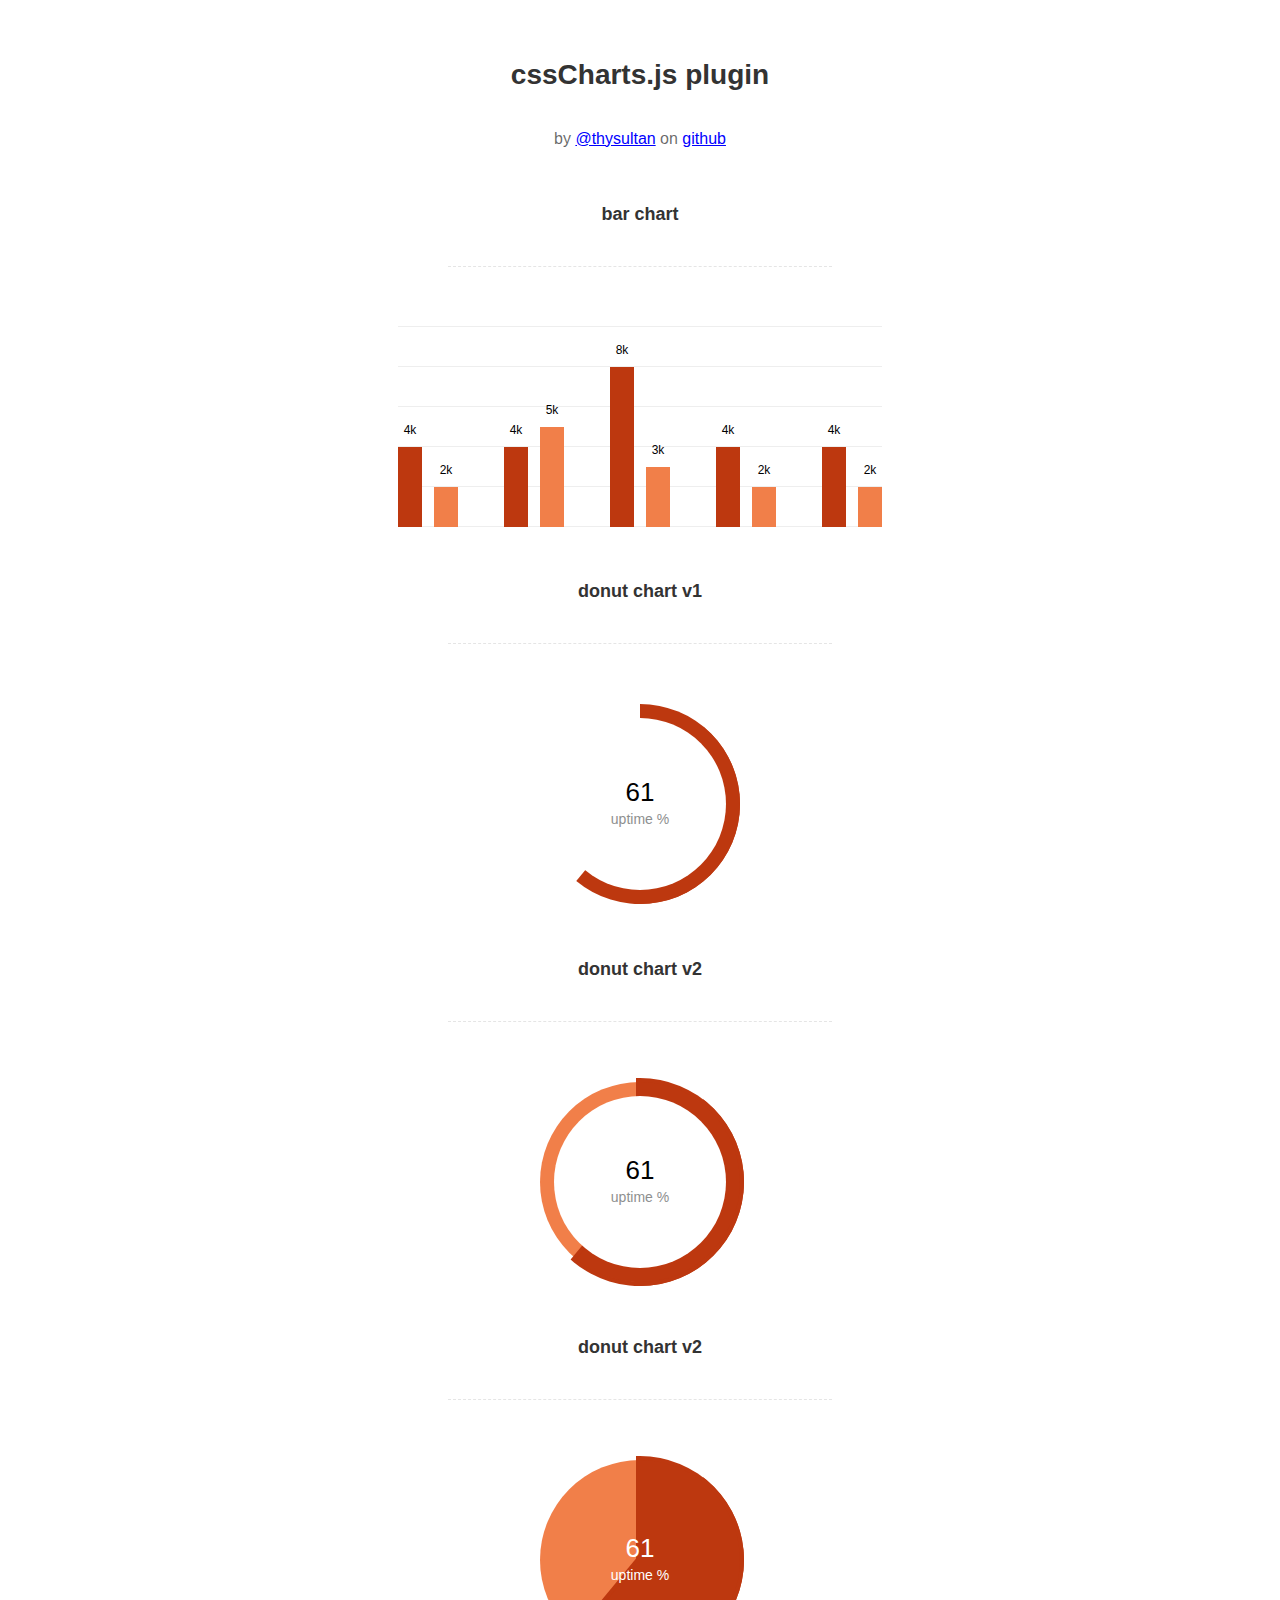
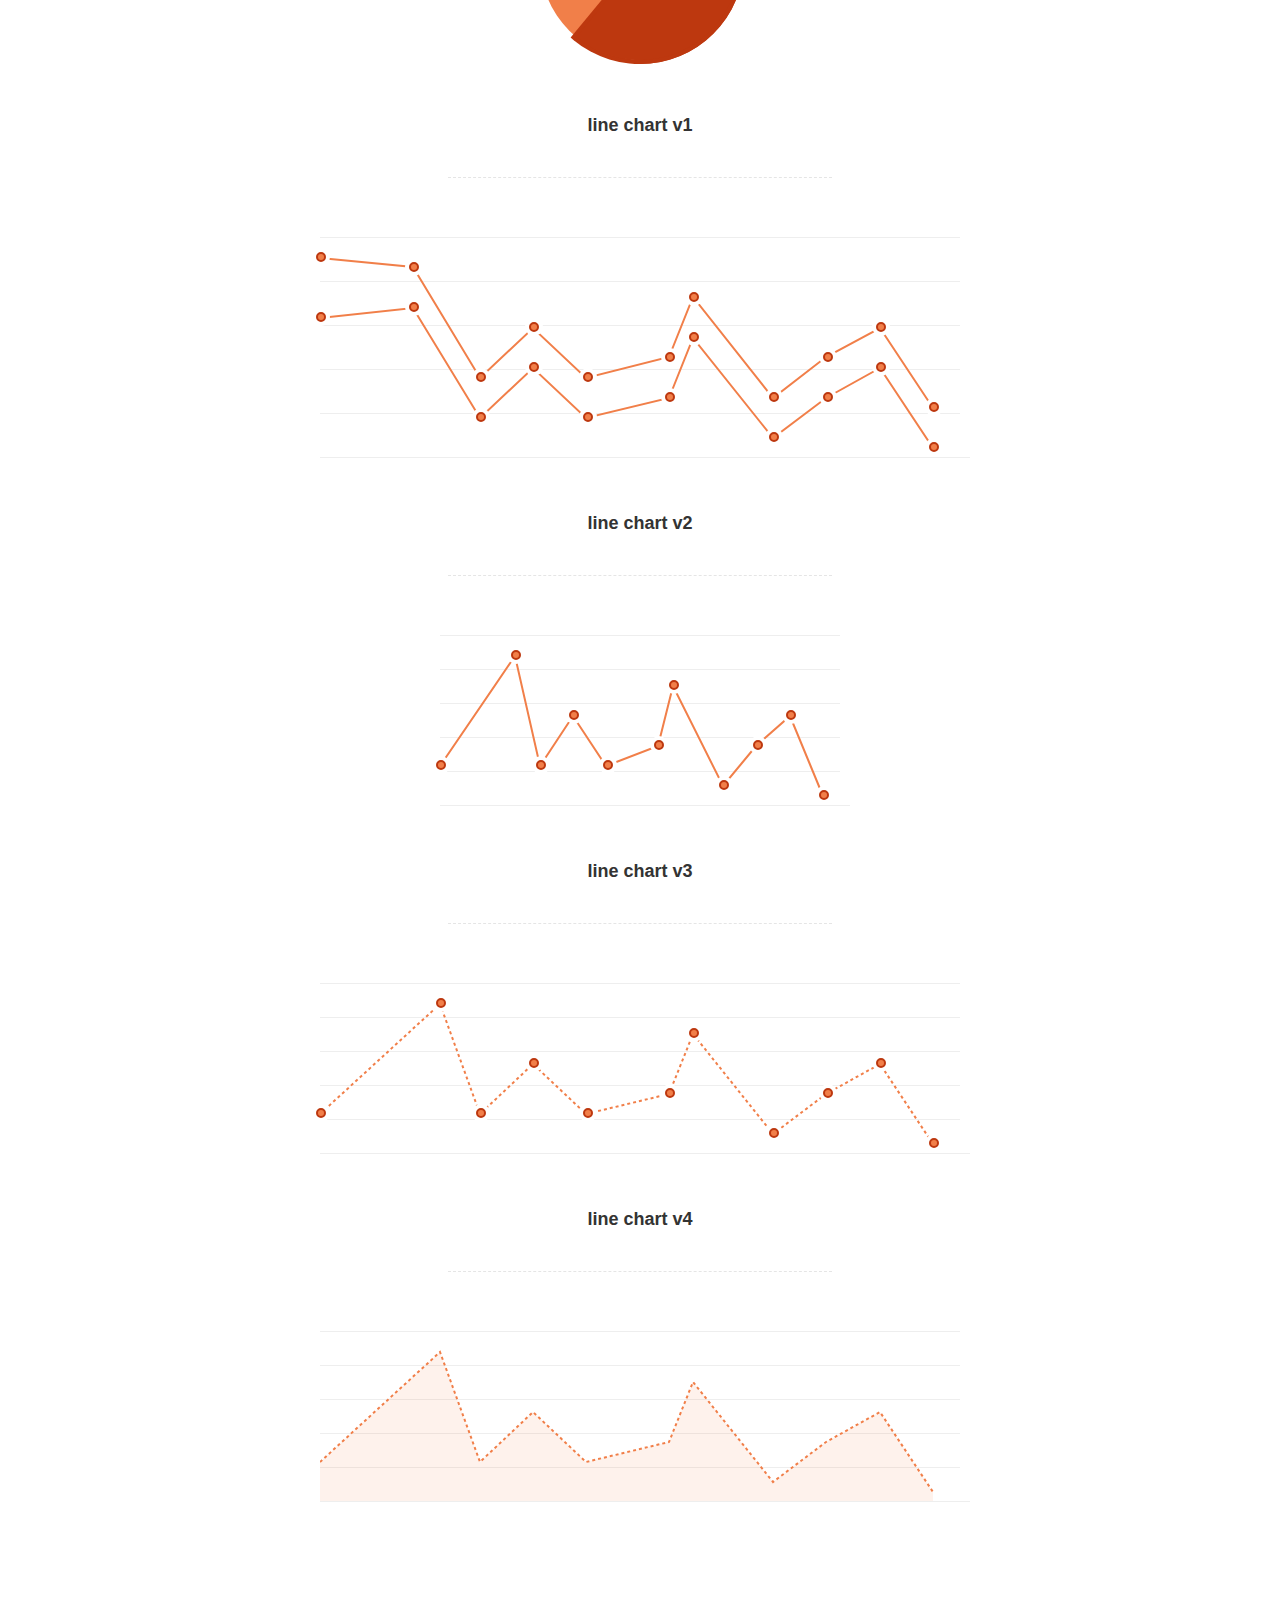
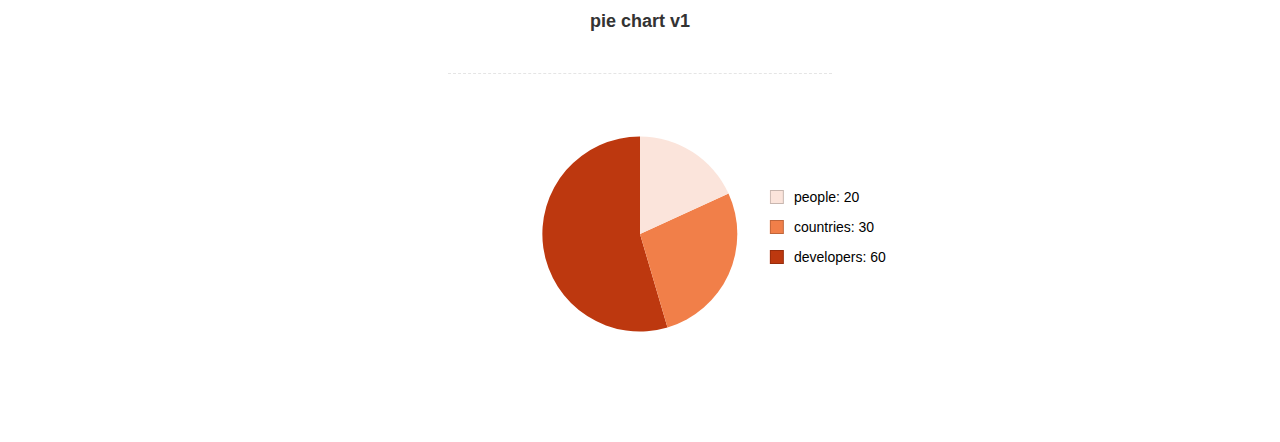
<file: MYCourse/web/htmls/managerhome/assets/js/Lightweight-Chart/index.html>
<!doctype html>
<html>
    <head>
        <meta charset="utf-8">
        <meta name="description" content="A jquery plugin to create simple donut, bar or line charts with dom nodes, style with css.">
        <meta name="viewport" content="width=device-width, initial-scale=1">
        <title>cssCharts.js - jquery css charts</title>
        <script src="https://ajax.googleapis.com/ajax/libs/jquery/2.1.3/jquery.min.js"></script>

        <link rel="stylesheet" href="cssCharts.css">
        <script src="jquery.chart.js"></script>

        <style>
          /* page specific styles*/
          h1{text-align:center;font-family:sans-serif;font-size:28px;color:#333;padding:40px 0 0 0;}
          h2{text-align:center;font-family:sans-serif;font-size:18px;color:#333;padding:40px 0 0 0;}
          hr{width:60%;height:1px;background:none;border:none;border-bottom:1px dashed rgba(0,0,0,0.1);outline:none;margin:40px auto 60px auto;}

          .desc p{text-align:center;font-size:16px;color:rgba(0,0,0,0.6);padding:20px 0 0 0;font-family:sans-serif;}
          .desc a{color:blue;}
          .wrap{margin:0 auto;width:640px;padding-bottom:100px;}
          #line{width:400px;}
          /* page specific styles*/
        </style>
    </head>
    <body>
      <div class="wrap">

        <div class="desc">
          <h1>cssCharts.js plugin</h1><p>by
          <a href="http://twitter.com/thysultan">@thysultan</a> on
          <a href="https://github.com/sultantarimo/cssCharts.js">github</a>
        </p>
        </div>

        <h2>bar chart</h2>
        <hr>

        <div class="chart">
            <ul class="bar-chart" data-bars="[4,2],[4,5],[8,3],[4,2],[4,2]" data-max="10" data-unit="k" data-width="24"></ul>
        </div>
        <!-- data max is the 100% point of the graph -->
        <!-- set data-grid to 0 for no grid -->
        <!-- data-width is the individual bars width -->

        <h2>donut chart v1</h2>
        <hr>

        <div class="chart">
          <div class="donut-chart" data-percent="0.61" data-title="uptime %"></div>
        </div>

        <h2>donut chart v2</h2>
        <hr>

        <div class="chart">
          <div class="donut-chart fill" data-percent="0.61" data-title="uptime %"></div>
        </div>

        <h2>donut chart v2</h2>
        <hr>

        <div class="chart">
          <div class="donut-chart pie-chart fill" data-percent="0.61" data-title="uptime %"></div>
        </div>
        <!-- pie-chart class for pie chart -->
        <!-- fill class for default donut fill enabled-->

        <h2>line chart v1</h2>
        <hr>

        <div class="chart">
          <ul data-cord="[[0,70,120,160,200,262,280,340,380,420,460],[140,150,40,90,40,60,120,20,60,90,10]],[[0,70,120,160,200,262,280,340,380,420,460],[200,190,80,130,80,100,160,60,100,130,50]]"  class="line-chart"></ul>
        </div>
        <!-- multiple graphs [[x cords],[y cords]] [[x cords],[y cords]] -->

        <h2>line chart v2</h2>
        <hr>

        <div class="chart" id="line">
          <ul data-cord="[0,90,120,160,200,262,280,340,380,420,460],[40,150,40,90,40,60,120,20,60,90,10]" class="line-chart"></ul>
        </div>

        <h2>line chart v3</h2>
        <hr>

        <div class="chart dotted">
          <ul data-cord="[0,90,120,160,200,262,280,340,380,420,460],[40,150,40,90,40,60,120,20,60,90,10]" class="line-chart"></ul>
        </div>

        <h2>line chart v4</h2>
        <hr>

        <div class="chart dotted">
          <ul data-cord="[0,90,120,160,200,262,280,340,380,420,460],[40,150,40,90,40,60,120,20,60,90,10]" data-fill="1" class="line-chart no-points"></ul>
        </div>
        <!-- single graph [x cords],[y cords] -->


        <br><br><br>
        <h2>pie chart v1</h2>
        <hr>

        <div class="chart">
          <div class="pie-thychart" data-set='[["people", 20], ["countries",30], ["developers",60]]' data-colors="#FBE4DB,#F17F49,#BD380F"></div>
        </div>

      </div>

      <script>
        $(function() {
            $('.bar-chart').cssCharts({type:"bar"});
            $('.donut-chart').cssCharts({type:"donut"}).trigger('show-donut-chart');
            $('.line-chart').cssCharts({type:"line"});

            $('.pie-thychart').cssCharts({type:"pie"});
        });
      </script>
    </body>
</html>
</file>
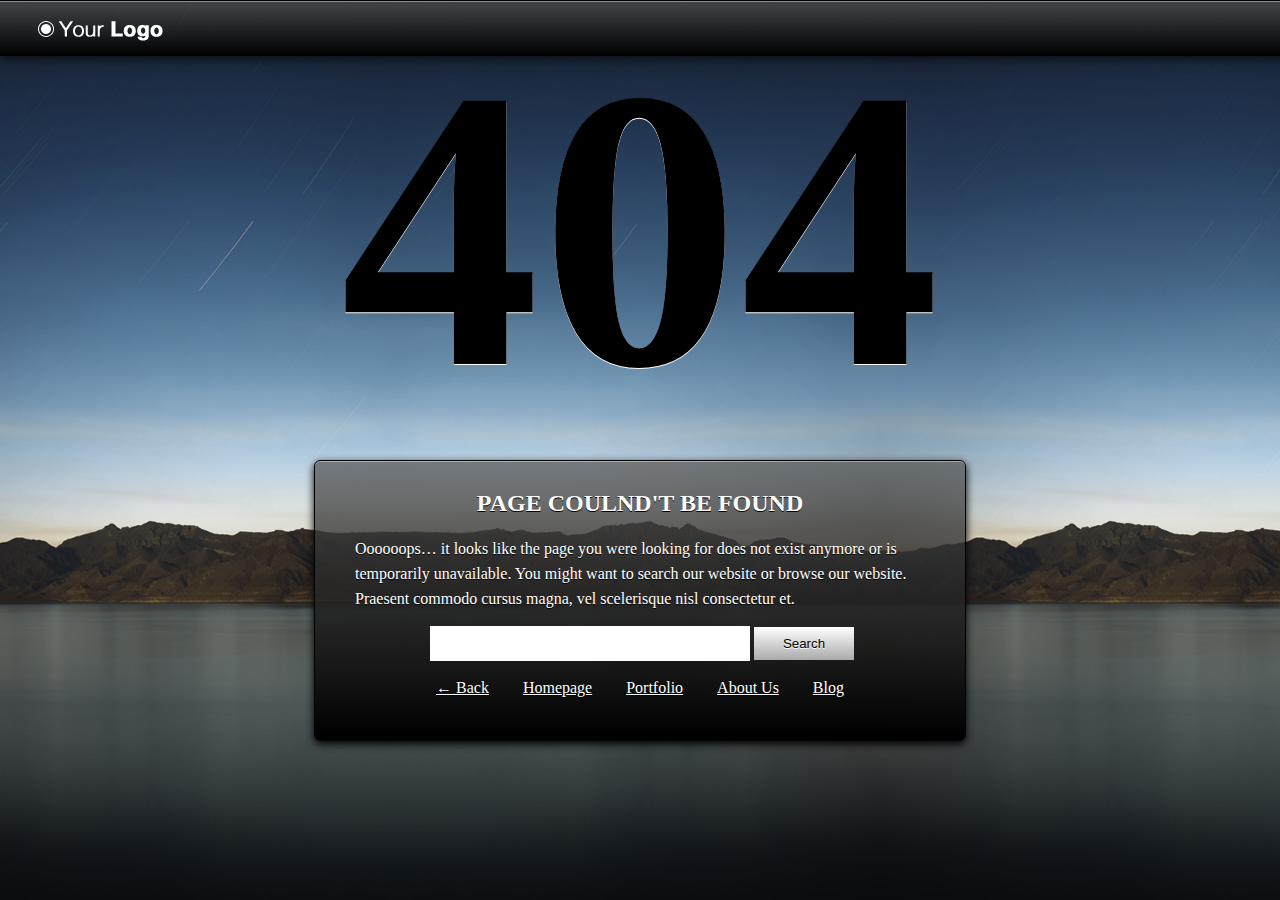
<file: MYCourse/web/htmls/error_404/error404.html>
<!doctype html>
<html lang="en">
	<head>
		<meta charset="utf-8">
		<title>Page couldn't be found.</title>
		<link rel="stylesheet" media="screen" href="style.css">
		
		<script language="JavaScript">
			function dosearch() {
			var sf=document.searchform;
			var submitto = sf.sengine.value + escape(sf.searchterms.value);
			window.location.href = submitto;
			return false;
			}
		</script>
	</head>
	<body>
		
		<div class="header">
			<img src="images/Logo_sample.png" />
		</div>
		
		<p class="error">404</p>
		
		<div class="content">
			<h2>page coulnd't be found</h2>
			
			<p class="text">
				Oooooops… it looks like the page you were looking for does not exist anymore or is temporarily unavailable. You might want to search our website or browse our website. Praesent commodo cursus magna, vel scelerisque nisl consectetur et.
			
				<form name="searchform" onSubmit="return dosearch();">
					<input type="hidden" name="sengine" value="http://www.google.com/search?q=site:www.yoursite.com+" />
					<input type="text" name="searchterms" class="inputform">
					<input type="submit" name="SearchSubmit" value="Search" class="button"> 
				</form>
				<!-- Change www.yoursite.com to your website domain -->
			</p>
				
			<p class="links">
				<a id="button" href="http://www.moobnn.com/">&larr; Back</a> <a href="#">Homepage</a> <a href="#">Portfolio</a> <a href="#">About Us</a> <a href="#">Blog</a>
				<!--These are links. You can change it to a page you want to by replacing the '#' with your url.-->
			</p>
		</div>
		
	</body>
</html>
</file>
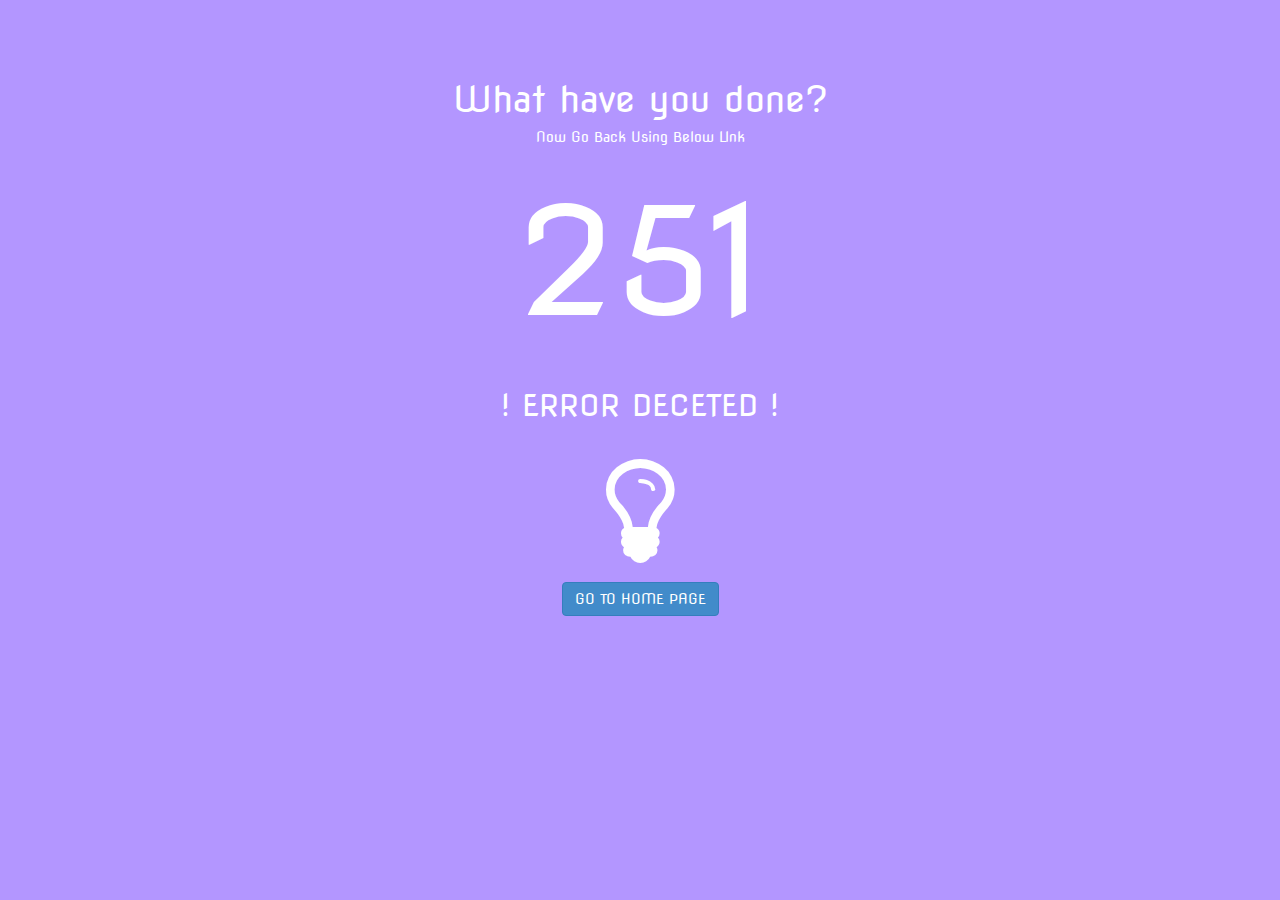
<file: MYCourse/web/htmls/error_500/error500.html>
<!DOCTYPE html>
<html lang="en">
<head>
    <meta charset="utf-8">
    <meta name="viewport" content="width=device-width, initial-scale=1.0">
    <meta name="description" content="">
    <meta name="author" content="">
    <title>Free Bootstrap Error Template</title>
    <!-- Bootstrap core CSS -->
    <link href="../public_resource/public_css/bootstrap.css" rel="stylesheet">
    <!-- FONT AWESOME CSS -->
    <link href="css/font-awesome.min.css" rel="stylesheet" />
    <!--GOOGLE FONT -->
    <link href='http://fonts.googleapis.com/css?family=Nova+Flat' rel='stylesheet' type='text/css'>
    <!-- custom CSS here -->
    <link href="css/style.css" rel="stylesheet" />
</head>
<body>
    
   
    <div class="container">
      
          <div class="row pad-top text-center">
                 <div class="col-md-6 col-md-offset-3 text-center">
                  <h1>  What have you done? </h1>
                   <h5> Now Go Back Using Below LInk</h5> 
              <span id="error-link"></span>
                     <h2>! ERROR DECETED !</h2>
</div>
        </div>

            <div class="row text-center">
                 <div class="col-md-8 col-md-offset-2">
                     <h3> <i  class="fa fa-lightbulb-o fa-5x"></i> </h3>
                    <a href="#" class="btn btn-primary">GO TO HOME PAGE</a>
                 </div>
            </div>
        </div>
    <!-- /.container -->
  
  
    <!--Core JavaScript file  -->
    <script src="js/jquery-1.10.2.js"></script>
    <!--bootstrap JavaScript file  -->
    <script src="../public_resource/public_js/bootstrap.js"></script>
     <!--Count Number JavaScript file  -->
    <script src="js/countUp.js"></script>
       <!--Custom JavaScript file  -->
    <script src="js/custom.js"></script>
</body>
</html>
</file>
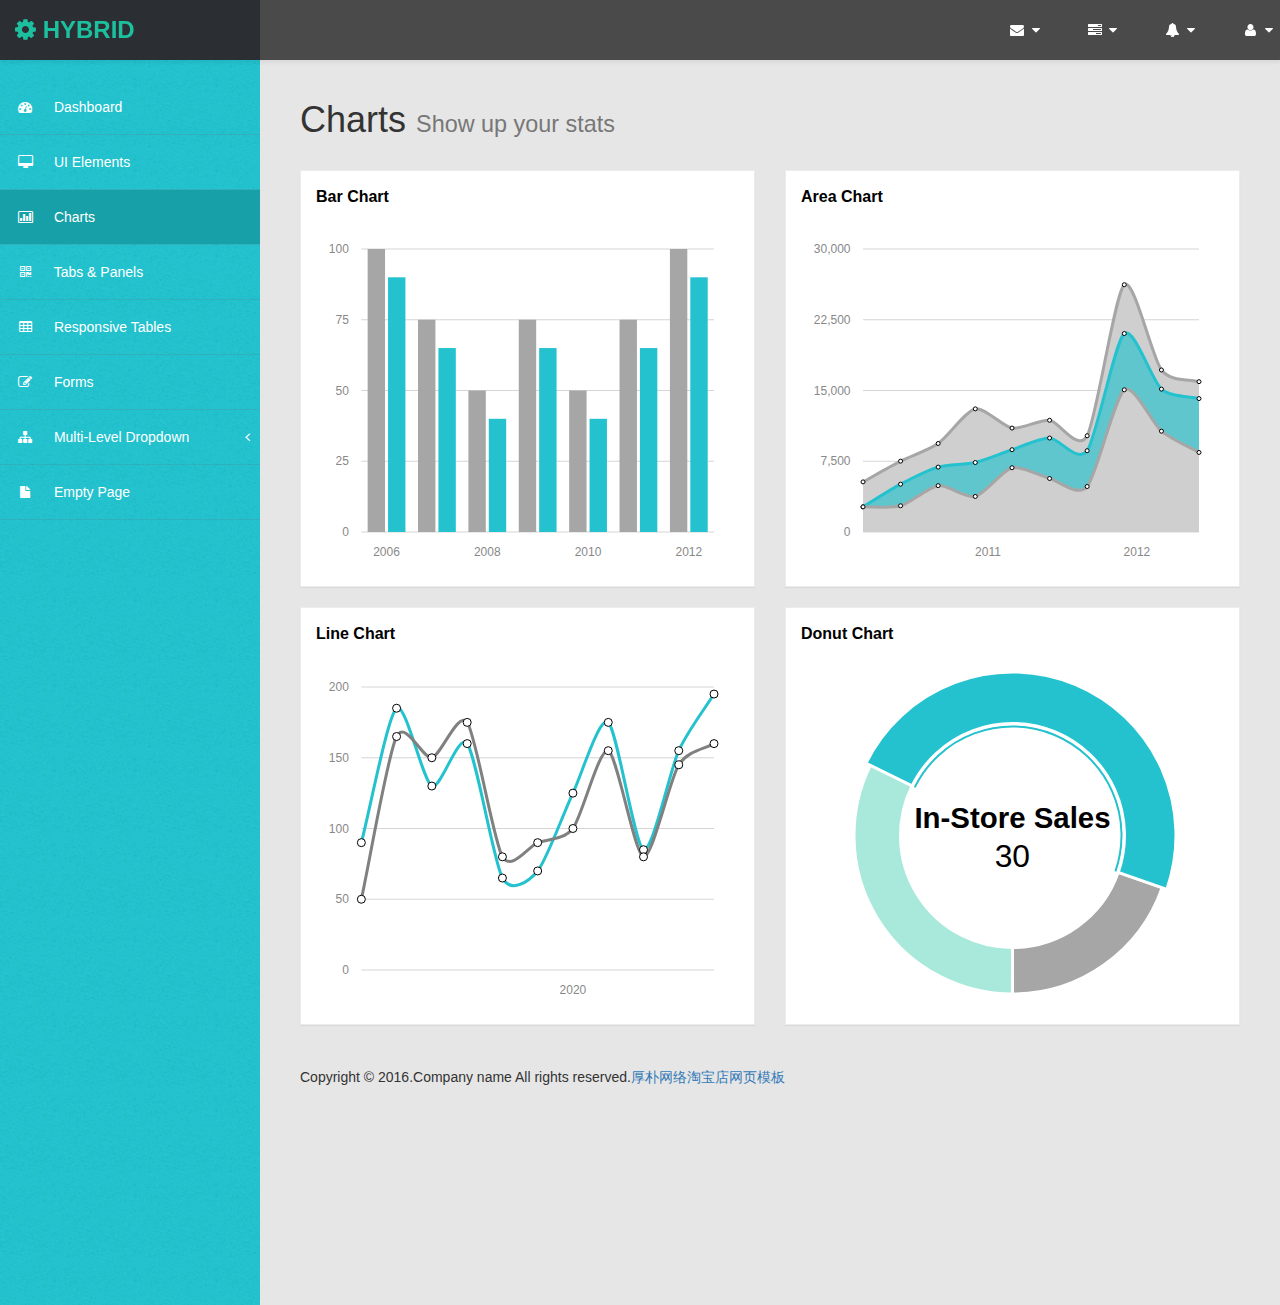
<file: MYCourse/web/htmls/managerhome/chart.html>
﻿<!DOCTYPE html>
<html xmlns="http://www.w3.org/1999/xhtml">
<head>
      <meta charset="utf-8" />
    <meta name="viewport" content="width=device-width, initial-scale=1.0" />
    <title></title>
	<!-- Bootstrap Styles-->
    <link href="assets/css/bootstrap.css" rel="stylesheet" />
     <!-- FontAwesome Styles-->
    <link href="assets/css/font-awesome.css" rel="stylesheet" />
     <!-- Morris Chart Styles-->
    <link href="assets/js/morris/morris-0.4.3.min.css" rel="stylesheet" />
        <!-- Custom Styles-->
    <link href="assets/css/custom-styles.css" rel="stylesheet" />
     <!-- Google Fonts-->
   <link href='#css?family=Open+Sans' rel='stylesheet' type='text/css' />
</head>
<body>
    <div id="wrapper">
        <nav class="navbar navbar-default top-navbar" role="navigation">
            <div class="navbar-header">
                <button type="button" class="navbar-toggle" data-toggle="collapse" data-target=".sidebar-collapse">
                    <span class="sr-only">Toggle navigation</span>
                    <span class="icon-bar"></span>
                    <span class="icon-bar"></span>
                    <span class="icon-bar"></span>
                </button>
                <a class="navbar-brand" href="index.html"><i class="fa fa-gear"></i> <strong>HYBRID</strong></a>
            </div>

            <ul class="nav navbar-top-links navbar-right">
                <li class="dropdown">
                    <a class="dropdown-toggle" data-toggle="dropdown" href="#" aria-expanded="false">
                        <i class="fa fa-envelope fa-fw"></i> <i class="fa fa-caret-down"></i>
                    </a>
                    <ul class="dropdown-menu dropdown-messages">
                        <li>
                            <a href="#">
                                <div>
                                    <strong>John Doe</strong>
                                    <span class="pull-right text-muted">
                                        <em>Today</em>
                                    </span>
                                </div>
                                <div>Lorem Ipsum has been the industry's standard dummy text ever since the 1500s...</div>
                            </a>
                        </li>
                        <li class="divider"></li>
                        <li>
                            <a href="#">
                                <div>
                                    <strong>John Smith</strong>
                                    <span class="pull-right text-muted">
                                        <em>Yesterday</em>
                                    </span>
                                </div>
                                <div>Lorem Ipsum has been the industry's standard dummy text ever since an kwilnw...</div>
                            </a>
                        </li>
                        <li class="divider"></li>
                        <li>
                            <a href="#">
                                <div>
                                    <strong>John Smith</strong>
                                    <span class="pull-right text-muted">
                                        <em>Yesterday</em>
                                    </span>
                                </div>
                                <div>Lorem Ipsum has been the industry's standard dummy text ever since the...</div>
                            </a>
                        </li>
                        <li class="divider"></li>
                        <li>
                            <a class="text-center" href="#">
                                <strong>Read All Messages</strong>
                                <i class="fa fa-angle-right"></i>
                            </a>
                        </li>
                    </ul>
                    <!-- /.dropdown-messages -->
                </li>
                <!-- /.dropdown -->
                <li class="dropdown">
                    <a class="dropdown-toggle" data-toggle="dropdown" href="#" aria-expanded="false">
                        <i class="fa fa-tasks fa-fw"></i> <i class="fa fa-caret-down"></i>
                    </a>
                    <ul class="dropdown-menu dropdown-tasks">
                        <li>
                            <a href="#">
                                <div>
                                    <p>
                                        <strong>Task 1</strong>
                                        <span class="pull-right text-muted">60% Complete</span>
                                    </p>
                                    <div class="progress progress-striped active">
                                        <div class="progress-bar progress-bar-success" role="progressbar" aria-valuenow="60" aria-valuemin="0" aria-valuemax="100" style="width: 60%">
                                            <span class="sr-only">60% Complete (success)</span>
                                        </div>
                                    </div>
                                </div>
                            </a>
                        </li>
                        <li class="divider"></li>
                        <li>
                            <a href="#">
                                <div>
                                    <p>
                                        <strong>Task 2</strong>
                                        <span class="pull-right text-muted">28% Complete</span>
                                    </p>
                                    <div class="progress progress-striped active">
                                        <div class="progress-bar progress-bar-info" role="progressbar" aria-valuenow="28" aria-valuemin="0" aria-valuemax="100" style="width: 28%">
                                            <span class="sr-only">28% Complete</span>
                                        </div>
                                    </div>
                                </div>
                            </a>
                        </li>
                        <li class="divider"></li>
                        <li>
                            <a href="#">
                                <div>
                                    <p>
                                        <strong>Task 3</strong>
                                        <span class="pull-right text-muted">60% Complete</span>
                                    </p>
                                    <div class="progress progress-striped active">
                                        <div class="progress-bar progress-bar-warning" role="progressbar" aria-valuenow="60" aria-valuemin="0" aria-valuemax="100" style="width: 60%">
                                            <span class="sr-only">60% Complete (warning)</span>
                                        </div>
                                    </div>
                                </div>
                            </a>
                        </li>
                        <li class="divider"></li>
                        <li>
                            <a href="#">
                                <div>
                                    <p>
                                        <strong>Task 4</strong>
                                        <span class="pull-right text-muted">85% Complete</span>
                                    </p>
                                    <div class="progress progress-striped active">
                                        <div class="progress-bar progress-bar-danger" role="progressbar" aria-valuenow="85" aria-valuemin="0" aria-valuemax="100" style="width: 85%">
                                            <span class="sr-only">85% Complete (danger)</span>
                                        </div>
                                    </div>
                                </div>
                            </a>
                        </li>
                        <li class="divider"></li>
                        <li>
                            <a class="text-center" href="#">
                                <strong>See All Tasks</strong>
                                <i class="fa fa-angle-right"></i>
                            </a>
                        </li>
                    </ul>
                    <!-- /.dropdown-tasks -->
                </li>
                <!-- /.dropdown -->
                <li class="dropdown">
                    <a class="dropdown-toggle" data-toggle="dropdown" href="#" aria-expanded="false">
                        <i class="fa fa-bell fa-fw"></i> <i class="fa fa-caret-down"></i>
                    </a>
                    <ul class="dropdown-menu dropdown-alerts">
                        <li>
                            <a href="#">
                                <div>
                                    <i class="fa fa-comment fa-fw"></i> New Comment
                                    <span class="pull-right text-muted small">4 min</span>
                                </div>
                            </a>
                        </li>
                        <li class="divider"></li>
                        <li>
                            <a href="#">
                                <div>
                                    <i class="fa fa-twitter fa-fw"></i> 3 New Followers
                                    <span class="pull-right text-muted small">12 min</span>
                                </div>
                            </a>
                        </li>
                        <li class="divider"></li>
                        <li>
                            <a href="#">
                                <div>
                                    <i class="fa fa-envelope fa-fw"></i> Message Sent
                                    <span class="pull-right text-muted small">4 min</span>
                                </div>
                            </a>
                        </li>
                        <li class="divider"></li>
                        <li>
                            <a href="#">
                                <div>
                                    <i class="fa fa-tasks fa-fw"></i> New Task
                                    <span class="pull-right text-muted small">4 min</span>
                                </div>
                            </a>
                        </li>
                        <li class="divider"></li>
                        <li>
                            <a href="#">
                                <div>
                                    <i class="fa fa-upload fa-fw"></i> Server Rebooted
                                    <span class="pull-right text-muted small">4 min</span>
                                </div>
                            </a>
                        </li>
                        <li class="divider"></li>
                        <li>
                            <a class="text-center" href="#">
                                <strong>See All Alerts</strong>
                                <i class="fa fa-angle-right"></i>
                            </a>
                        </li>
                    </ul>
                    <!-- /.dropdown-alerts -->
                </li>
                <!-- /.dropdown -->
                <li class="dropdown">
                    <a class="dropdown-toggle" data-toggle="dropdown" href="#" aria-expanded="false">
                        <i class="fa fa-user fa-fw"></i> <i class="fa fa-caret-down"></i>
                    </a>
                    <ul class="dropdown-menu dropdown-user">
                        <li><a href="#"><i class="fa fa-user fa-fw"></i> User Profile</a>
                        </li>
                        <li><a href="#"><i class="fa fa-gear fa-fw"></i> Settings</a>
                        </li>
                        <li class="divider"></li>
                        <li><a href="#"><i class="fa fa-sign-out fa-fw"></i> Logout</a>
                        </li>
                    </ul>
                    <!-- /.dropdown-user -->
                </li>
                <!-- /.dropdown -->
            </ul>
        </nav>
        <!--/. NAV TOP  -->
        <nav class="navbar-default navbar-side" role="navigation">
            <div class="sidebar-collapse">
                <ul class="nav" id="main-menu">

                    <li>
                        <a href="index.html"><i class="fa fa-dashboard"></i> Dashboard</a>
                    </li>
                    <li>
                        <a href="ui-elements.html"><i class="fa fa-desktop"></i> UI Elements</a>
                    </li>
					<li>
                        <a href="chart.html" class="active-menu"><i class="fa fa-bar-chart-o"></i> Charts</a>
                    </li>
                    <li>
                        <a href="tab-panel.html"><i class="fa fa-qrcode"></i> Tabs & Panels</a>
                    </li>
                    
                    <li>
                        <a href="table.html"><i class="fa fa-table"></i> Responsive Tables</a>
                    </li>
                    <li>
                        <a href="form.html"><i class="fa fa-edit"></i> Forms </a>
                    </li>


                    <li>
                        <a href="#"><i class="fa fa-sitemap"></i> Multi-Level Dropdown<span class="fa arrow"></span></a>
                        <ul class="nav nav-second-level">
                            <li>
                                <a href="#">Second Level Link</a>
                            </li>
                            <li>
                                <a href="#">Second Level Link</a>
                            </li>
                            <li>
                                <a href="#">Second Level Link<span class="fa arrow"></span></a>
                                <ul class="nav nav-third-level">
                                    <li>
                                        <a href="#">Third Level Link</a>
                                    </li>
                                    <li>
                                        <a href="#">Third Level Link</a>
                                    </li>
                                    <li>
                                        <a href="#">Third Level Link</a>
                                    </li>

                                </ul>

                            </li>
                        </ul>
                    </li>
                    <li>
                        <a href="empty.html"><i class="fa fa-fw fa-file"></i> Empty Page</a>
                    </li>
                </ul>

            </div>

        </nav>
        <!-- /. NAV SIDE  -->
        <div id="page-wrapper" >
            <div id="page-inner">
			 <div class="row">
                    <div class="col-md-12">
                        <h1 class="page-header">
                            Charts <small>Show up your stats</small>
                        </h1>
                    </div>
                </div> 
                 <!-- /. ROW  -->
             
                <div class="row"> 
                    
                      
                               <div class="col-md-6 col-sm-12 col-xs-12">                     
                    <div class="panel panel-default">
                        <div class="panel-heading">
                            Bar Chart
                        </div>
                        <div class="panel-body">
                            <div id="morris-bar-chart"></div>
                        </div>
                    </div>            
                </div>
                      <div class="col-md-6 col-sm-12 col-xs-12">                     
                    <div class="panel panel-default">
                        <div class="panel-heading">
                            Area Chart
                        </div>
                        <div class="panel-body">
                            <div id="morris-area-chart"></div>
                        </div>
                    </div>            
                </div> 
                
           </div>
                 <!-- /. ROW  -->
                <div class="row">                     
                      
                               <div class="col-md-6 col-sm-12 col-xs-12">                     
                    <div class="panel panel-default">
                        <div class="panel-heading">
                            Line Chart
                        </div>
                        <div class="panel-body">
                            <div id="morris-line-chart"></div>
                        </div>
                    </div>            
                </div>
                      <div class="col-md-6 col-sm-12 col-xs-12">                     
                    <div class="panel panel-default">
                        <div class="panel-heading">
                            Donut Chart
                        </div>
                        <div class="panel-body">                            
							<div id="morris-donut-chart"></div>
                        </div>
                    </div>            
                </div> 
                
           </div>
                 <!-- /. ROW  -->
				 <footer><p>Copyright &copy; 2016.Company name All rights reserved.<a target="_blank" href="http://guantaow.taobao.com/">厚朴网络淘宝店</a><a target="_blank" href="http://www.moobnn.com">网页模板</a></p></footer>
				</div>
             <!-- /. PAGE INNER  -->
            </div>
         <!-- /. PAGE WRAPPER  -->
        </div>
     <!-- /. WRAPPER  -->
    <!-- JS Scripts-->
    <!-- jQuery Js -->
    <script src="assets/js/jquery-1.10.2.js"></script>
      <!-- Bootstrap Js -->
    <script src="assets/js/bootstrap.min.js"></script>
    <!-- Metis Menu Js -->
    <script src="assets/js/jquery.metisMenu.js"></script>
     <!-- Morris Chart Js -->
     <script src="assets/js/morris/raphael-2.1.0.min.js"></script>
    <script src="assets/js/morris/morris.js"></script>
      <!-- Custom Js -->
    <script src="assets/js/custom-scripts.js"></script>
    
   
</body>
</html>
</file>
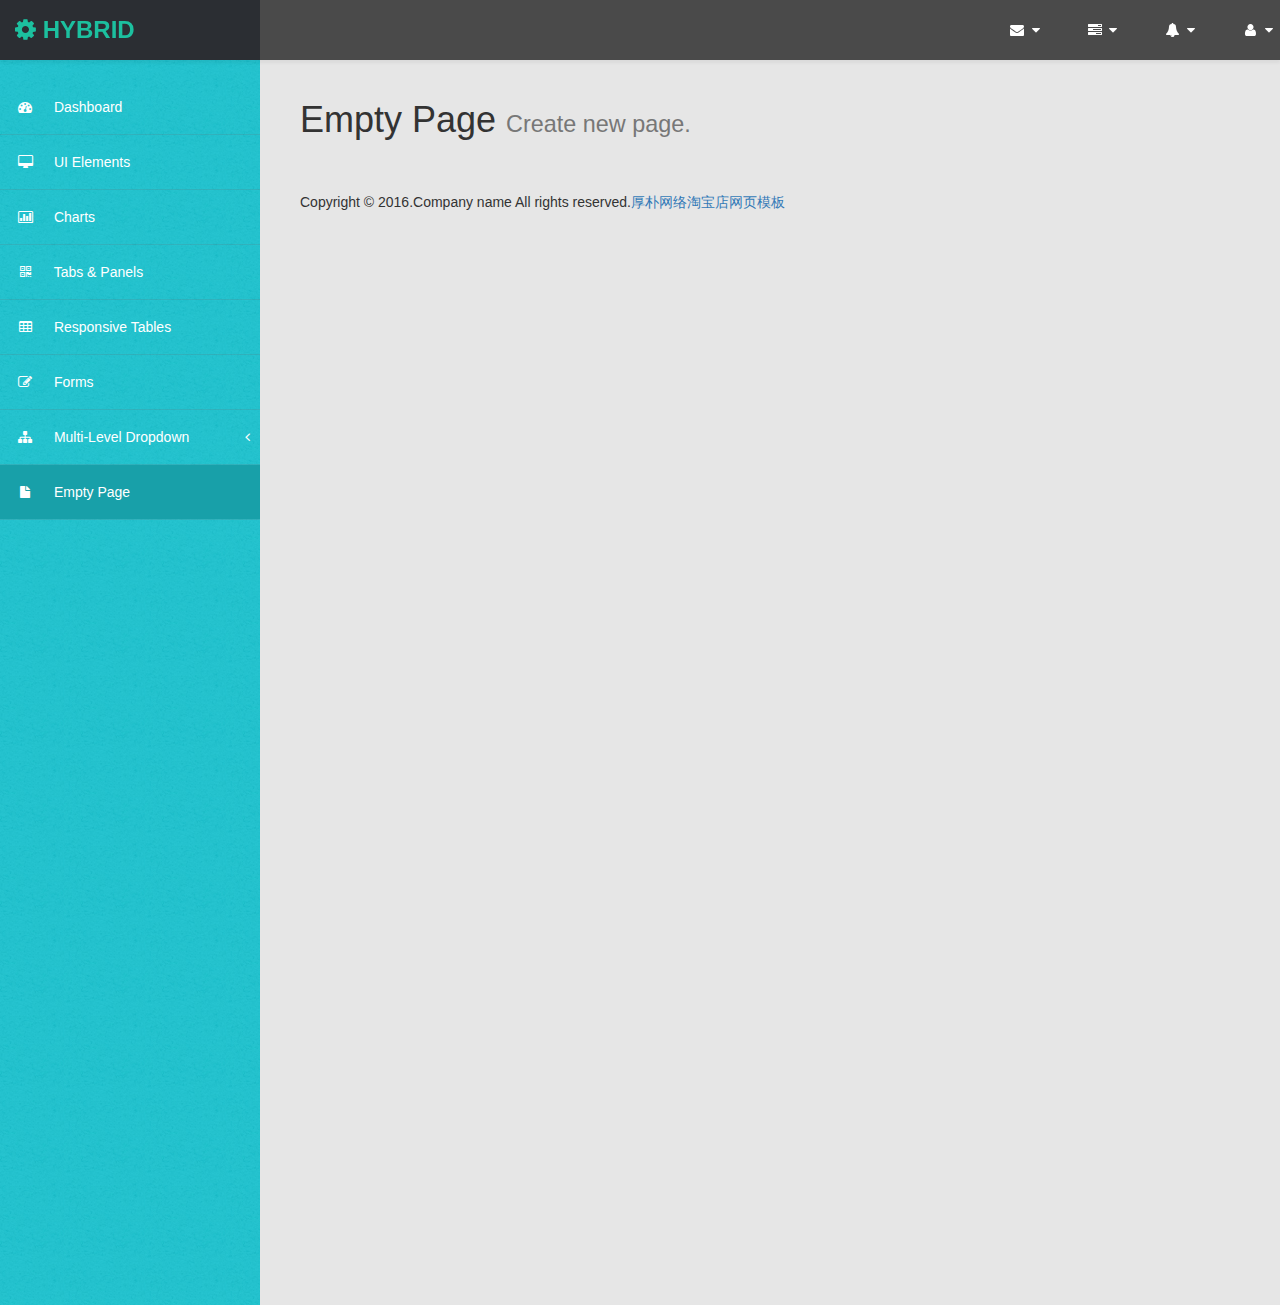
<file: MYCourse/web/htmls/managerhome/empty.html>
﻿<!DOCTYPE html>
<html xmlns="http://www.w3.org/1999/xhtml">
<head>
    <meta charset="utf-8" />
    <meta name="viewport" content="width=device-width, initial-scale=1.0" />
    <title></title>
	<!-- Bootstrap Styles-->
    <link href="assets/css/bootstrap.css" rel="stylesheet" />
     <!-- FontAwesome Styles-->
    <link href="assets/css/font-awesome.css" rel="stylesheet" />
        <!-- Custom Styles-->
    <link href="assets/css/custom-styles.css" rel="stylesheet" />
     <!-- Google Fonts-->
   <link href='#css?family=Open+Sans' rel='stylesheet' type='text/css' />
</head>
<body>
    <div id="wrapper">
        <nav class="navbar navbar-default top-navbar" role="navigation">
            <div class="navbar-header">
                <button type="button" class="navbar-toggle" data-toggle="collapse" data-target=".sidebar-collapse">
                    <span class="sr-only">Toggle navigation</span>
                    <span class="icon-bar"></span>
                    <span class="icon-bar"></span>
                    <span class="icon-bar"></span>
                </button>
                <a class="navbar-brand" href="index.html"><i class="fa fa-gear"></i> <strong>HYBRID</strong></a>
            </div>

            <ul class="nav navbar-top-links navbar-right">
                <li class="dropdown">
                    <a class="dropdown-toggle" data-toggle="dropdown" href="#" aria-expanded="false">
                        <i class="fa fa-envelope fa-fw"></i> <i class="fa fa-caret-down"></i>
                    </a>
                    <ul class="dropdown-menu dropdown-messages">
                        <li>
                            <a href="#">
                                <div>
                                    <strong>John Doe</strong>
                                    <span class="pull-right text-muted">
                                        <em>Today</em>
                                    </span>
                                </div>
                                <div>Lorem Ipsum has been the industry's standard dummy text ever since the 1500s...</div>
                            </a>
                        </li>
                        <li class="divider"></li>
                        <li>
                            <a href="#">
                                <div>
                                    <strong>John Smith</strong>
                                    <span class="pull-right text-muted">
                                        <em>Yesterday</em>
                                    </span>
                                </div>
                                <div>Lorem Ipsum has been the industry's standard dummy text ever since an kwilnw...</div>
                            </a>
                        </li>
                        <li class="divider"></li>
                        <li>
                            <a href="#">
                                <div>
                                    <strong>John Smith</strong>
                                    <span class="pull-right text-muted">
                                        <em>Yesterday</em>
                                    </span>
                                </div>
                                <div>Lorem Ipsum has been the industry's standard dummy text ever since the...</div>
                            </a>
                        </li>
                        <li class="divider"></li>
                        <li>
                            <a class="text-center" href="#">
                                <strong>Read All Messages</strong>
                                <i class="fa fa-angle-right"></i>
                            </a>
                        </li>
                    </ul>
                    <!-- /.dropdown-messages -->
                </li>
                <!-- /.dropdown -->
                <li class="dropdown">
                    <a class="dropdown-toggle" data-toggle="dropdown" href="#" aria-expanded="false">
                        <i class="fa fa-tasks fa-fw"></i> <i class="fa fa-caret-down"></i>
                    </a>
                    <ul class="dropdown-menu dropdown-tasks">
                        <li>
                            <a href="#">
                                <div>
                                    <p>
                                        <strong>Task 1</strong>
                                        <span class="pull-right text-muted">60% Complete</span>
                                    </p>
                                    <div class="progress progress-striped active">
                                        <div class="progress-bar progress-bar-success" role="progressbar" aria-valuenow="60" aria-valuemin="0" aria-valuemax="100" style="width: 60%">
                                            <span class="sr-only">60% Complete (success)</span>
                                        </div>
                                    </div>
                                </div>
                            </a>
                        </li>
                        <li class="divider"></li>
                        <li>
                            <a href="#">
                                <div>
                                    <p>
                                        <strong>Task 2</strong>
                                        <span class="pull-right text-muted">28% Complete</span>
                                    </p>
                                    <div class="progress progress-striped active">
                                        <div class="progress-bar progress-bar-info" role="progressbar" aria-valuenow="28" aria-valuemin="0" aria-valuemax="100" style="width: 28%">
                                            <span class="sr-only">28% Complete</span>
                                        </div>
                                    </div>
                                </div>
                            </a>
                        </li>
                        <li class="divider"></li>
                        <li>
                            <a href="#">
                                <div>
                                    <p>
                                        <strong>Task 3</strong>
                                        <span class="pull-right text-muted">60% Complete</span>
                                    </p>
                                    <div class="progress progress-striped active">
                                        <div class="progress-bar progress-bar-warning" role="progressbar" aria-valuenow="60" aria-valuemin="0" aria-valuemax="100" style="width: 60%">
                                            <span class="sr-only">60% Complete (warning)</span>
                                        </div>
                                    </div>
                                </div>
                            </a>
                        </li>
                        <li class="divider"></li>
                        <li>
                            <a href="#">
                                <div>
                                    <p>
                                        <strong>Task 4</strong>
                                        <span class="pull-right text-muted">85% Complete</span>
                                    </p>
                                    <div class="progress progress-striped active">
                                        <div class="progress-bar progress-bar-danger" role="progressbar" aria-valuenow="85" aria-valuemin="0" aria-valuemax="100" style="width: 85%">
                                            <span class="sr-only">85% Complete (danger)</span>
                                        </div>
                                    </div>
                                </div>
                            </a>
                        </li>
                        <li class="divider"></li>
                        <li>
                            <a class="text-center" href="#">
                                <strong>See All Tasks</strong>
                                <i class="fa fa-angle-right"></i>
                            </a>
                        </li>
                    </ul>
                    <!-- /.dropdown-tasks -->
                </li>
                <!-- /.dropdown -->
                <li class="dropdown">
                    <a class="dropdown-toggle" data-toggle="dropdown" href="#" aria-expanded="false">
                        <i class="fa fa-bell fa-fw"></i> <i class="fa fa-caret-down"></i>
                    </a>
                    <ul class="dropdown-menu dropdown-alerts">
                        <li>
                            <a href="#">
                                <div>
                                    <i class="fa fa-comment fa-fw"></i> New Comment
                                    <span class="pull-right text-muted small">4 min</span>
                                </div>
                            </a>
                        </li>
                        <li class="divider"></li>
                        <li>
                            <a href="#">
                                <div>
                                    <i class="fa fa-twitter fa-fw"></i> 3 New Followers
                                    <span class="pull-right text-muted small">12 min</span>
                                </div>
                            </a>
                        </li>
                        <li class="divider"></li>
                        <li>
                            <a href="#">
                                <div>
                                    <i class="fa fa-envelope fa-fw"></i> Message Sent
                                    <span class="pull-right text-muted small">4 min</span>
                                </div>
                            </a>
                        </li>
                        <li class="divider"></li>
                        <li>
                            <a href="#">
                                <div>
                                    <i class="fa fa-tasks fa-fw"></i> New Task
                                    <span class="pull-right text-muted small">4 min</span>
                                </div>
                            </a>
                        </li>
                        <li class="divider"></li>
                        <li>
                            <a href="#">
                                <div>
                                    <i class="fa fa-upload fa-fw"></i> Server Rebooted
                                    <span class="pull-right text-muted small">4 min</span>
                                </div>
                            </a>
                        </li>
                        <li class="divider"></li>
                        <li>
                            <a class="text-center" href="#">
                                <strong>See All Alerts</strong>
                                <i class="fa fa-angle-right"></i>
                            </a>
                        </li>
                    </ul>
                    <!-- /.dropdown-alerts -->
                </li>
                <!-- /.dropdown -->
                <li class="dropdown">
                    <a class="dropdown-toggle" data-toggle="dropdown" href="#" aria-expanded="false">
                        <i class="fa fa-user fa-fw"></i> <i class="fa fa-caret-down"></i>
                    </a>
                    <ul class="dropdown-menu dropdown-user">
                        <li><a href="#"><i class="fa fa-user fa-fw"></i> User Profile</a>
                        </li>
                        <li><a href="#"><i class="fa fa-gear fa-fw"></i> Settings</a>
                        </li>
                        <li class="divider"></li>
                        <li><a href="#"><i class="fa fa-sign-out fa-fw"></i> Logout</a>
                        </li>
                    </ul>
                    <!-- /.dropdown-user -->
                </li>
                <!-- /.dropdown -->
            </ul>
        </nav>
        <!--/. NAV TOP  -->
        <nav class="navbar-default navbar-side" role="navigation">
            <div class="sidebar-collapse">
                <ul class="nav" id="main-menu">

                    <li>
                        <a href="index.html"><i class="fa fa-dashboard"></i> Dashboard</a>
                    </li>
                    <li>
                        <a href="ui-elements.html"><i class="fa fa-desktop"></i> UI Elements</a>
                    </li>
					<li>
                        <a href="chart.html"><i class="fa fa-bar-chart-o"></i> Charts</a>
                    </li>
                    <li>
                        <a href="tab-panel.html"><i class="fa fa-qrcode"></i> Tabs & Panels</a>
                    </li>
                    
                    <li>
                        <a href="table.html"><i class="fa fa-table"></i> Responsive Tables</a>
                    </li>
                    <li>
                        <a href="form.html"><i class="fa fa-edit"></i> Forms </a>
                    </li>


                    <li>
                        <a href="#"><i class="fa fa-sitemap"></i> Multi-Level Dropdown<span class="fa arrow"></span></a>
                        <ul class="nav nav-second-level">
                            <li>
                                <a href="#">Second Level Link</a>
                            </li>
                            <li>
                                <a href="#">Second Level Link</a>
                            </li>
                            <li>
                                <a href="#">Second Level Link<span class="fa arrow"></span></a>
                                <ul class="nav nav-third-level">
                                    <li>
                                        <a href="#">Third Level Link</a>
                                    </li>
                                    <li>
                                        <a href="#">Third Level Link</a>
                                    </li>
                                    <li>
                                        <a href="#">Third Level Link</a>
                                    </li>

                                </ul>

                            </li>
                        </ul>
                    </li>
                    <li>
                        <a class="active-menu" href="empty.html"><i class="fa fa-fw fa-file"></i> Empty Page</a>
                    </li>
                </ul>

            </div>

        </nav>
        <!-- /. NAV SIDE  -->
        <div id="page-wrapper" >
            <div id="page-inner">
			 <div class="row">
                    <div class="col-md-12">
                        <h1 class="page-header">
                            Empty Page <small>Create new page.</small>
                        </h1>
                    </div>
                </div> 
                 <!-- /. ROW  -->
				 <footer><p>Copyright &copy; 2016.Company name All rights reserved.<a target="_blank" href="http://guantaow.taobao.com/">厚朴网络淘宝店</a><a target="_blank" href="http://www.moobnn.com">网页模板</a></p></footer>
				</div>
             <!-- /. PAGE INNER  -->
            </div>
         <!-- /. PAGE WRAPPER  -->
        </div>
     <!-- /. WRAPPER  -->
    <!-- JS Scripts-->
    <!-- jQuery Js -->
    <script src="assets/js/jquery-1.10.2.js"></script>
      <!-- Bootstrap Js -->
    <script src="assets/js/bootstrap.min.js"></script>
    <!-- Metis Menu Js -->
    <script src="assets/js/jquery.metisMenu.js"></script>
      <!-- Custom Js -->
    <script src="assets/js/custom-scripts.js"></script>
    
   
</body>
</html>
</file>
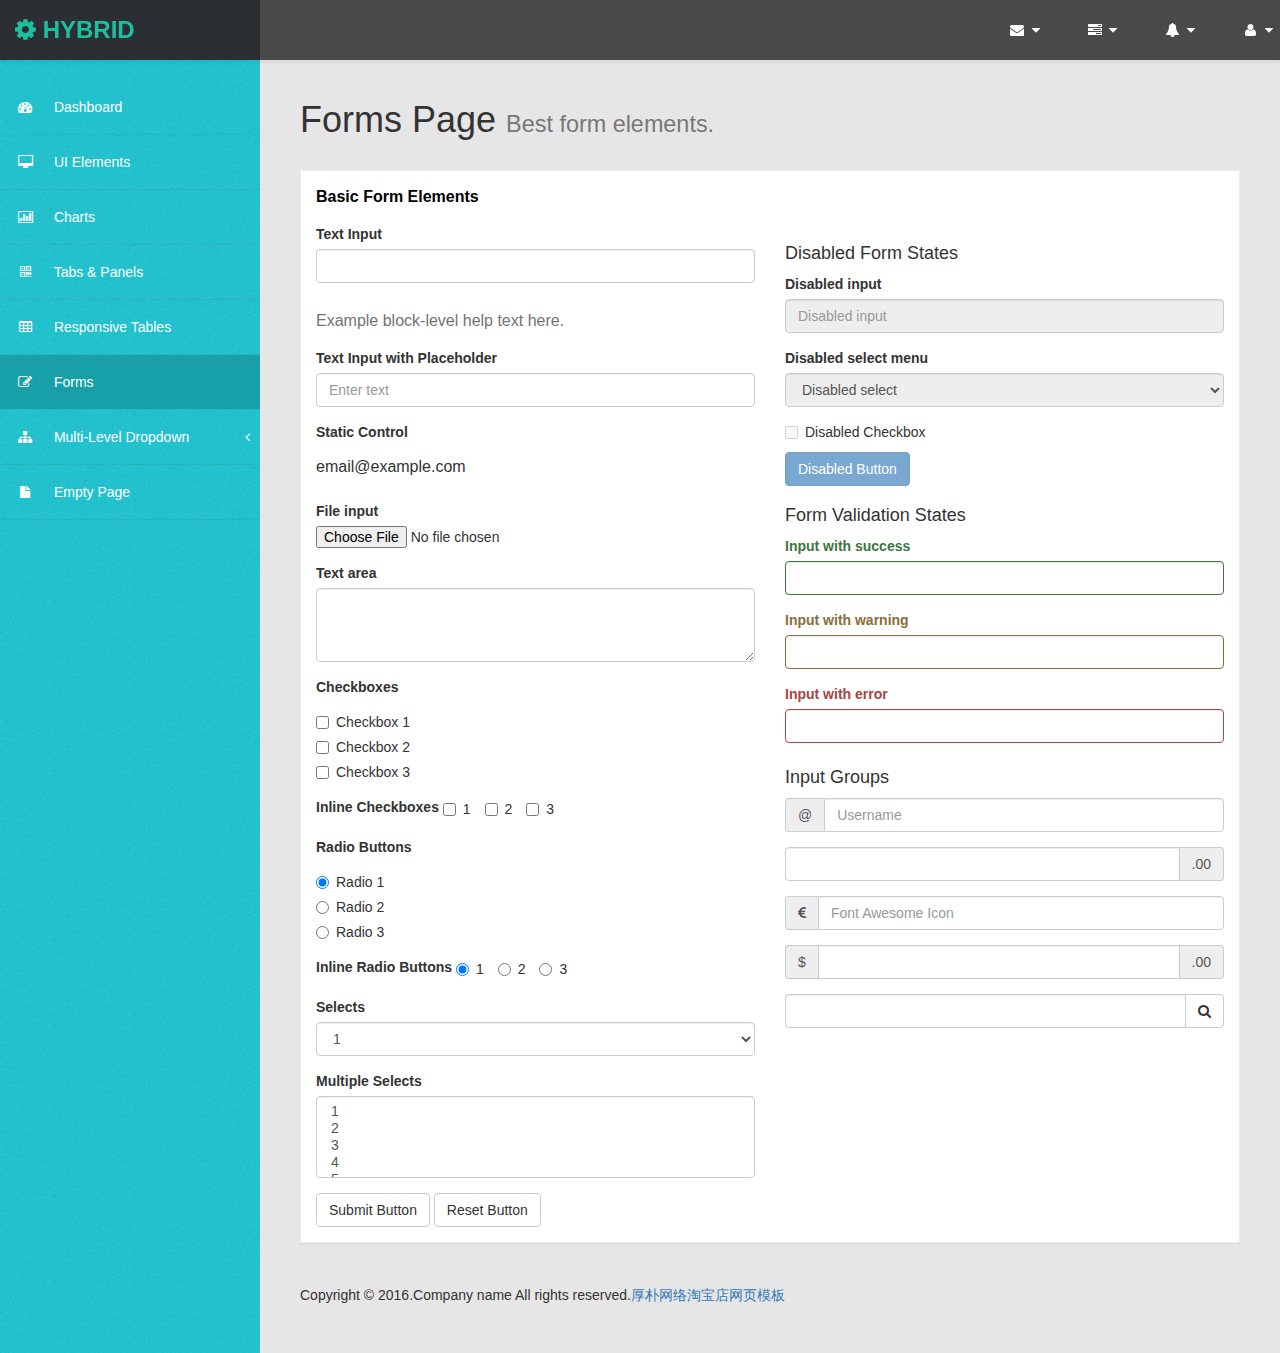
<file: MYCourse/web/htmls/managerhome/form.html>
﻿<!DOCTYPE html>
<html xmlns="http://www.w3.org/1999/xhtml">
<head>
      <meta charset="utf-8" />
    <meta name="viewport" content="width=device-width, initial-scale=1.0" />
    <title></title>
	<!-- Bootstrap Styles-->
    <link href="assets/css/bootstrap.css" rel="stylesheet" />
     <!-- FontAwesome Styles-->
    <link href="assets/css/font-awesome.css" rel="stylesheet" />
        <!-- Custom Styles-->
    <link href="assets/css/custom-styles.css" rel="stylesheet" />
     <!-- Google Fonts-->
   <link href='#css?family=Open+Sans' rel='stylesheet' type='text/css' />
</head>
<body>
    <div id="wrapper">
        <nav class="navbar navbar-default top-navbar" role="navigation">
            <div class="navbar-header">
                <button type="button" class="navbar-toggle" data-toggle="collapse" data-target=".sidebar-collapse">
                    <span class="sr-only">Toggle navigation</span>
                    <span class="icon-bar"></span>
                    <span class="icon-bar"></span>
                    <span class="icon-bar"></span>
                </button>
                <a class="navbar-brand" href="index.html"><i class="fa fa-gear"></i> <strong>HYBRID</strong></a>
            </div>

            <ul class="nav navbar-top-links navbar-right">
                <li class="dropdown">
                    <a class="dropdown-toggle" data-toggle="dropdown" href="#" aria-expanded="false">
                        <i class="fa fa-envelope fa-fw"></i> <i class="fa fa-caret-down"></i>
                    </a>
                    <ul class="dropdown-menu dropdown-messages">
                        <li>
                            <a href="#">
                                <div>
                                    <strong>John Doe</strong>
                                    <span class="pull-right text-muted">
                                        <em>Today</em>
                                    </span>
                                </div>
                                <div>Lorem Ipsum has been the industry's standard dummy text ever since the 1500s...</div>
                            </a>
                        </li>
                        <li class="divider"></li>
                        <li>
                            <a href="#">
                                <div>
                                    <strong>John Smith</strong>
                                    <span class="pull-right text-muted">
                                        <em>Yesterday</em>
                                    </span>
                                </div>
                                <div>Lorem Ipsum has been the industry's standard dummy text ever since an kwilnw...</div>
                            </a>
                        </li>
                        <li class="divider"></li>
                        <li>
                            <a href="#">
                                <div>
                                    <strong>John Smith</strong>
                                    <span class="pull-right text-muted">
                                        <em>Yesterday</em>
                                    </span>
                                </div>
                                <div>Lorem Ipsum has been the industry's standard dummy text ever since the...</div>
                            </a>
                        </li>
                        <li class="divider"></li>
                        <li>
                            <a class="text-center" href="#">
                                <strong>Read All Messages</strong>
                                <i class="fa fa-angle-right"></i>
                            </a>
                        </li>
                    </ul>
                    <!-- /.dropdown-messages -->
                </li>
                <!-- /.dropdown -->
                <li class="dropdown">
                    <a class="dropdown-toggle" data-toggle="dropdown" href="#" aria-expanded="false">
                        <i class="fa fa-tasks fa-fw"></i> <i class="fa fa-caret-down"></i>
                    </a>
                    <ul class="dropdown-menu dropdown-tasks">
                        <li>
                            <a href="#">
                                <div>
                                    <p>
                                        <strong>Task 1</strong>
                                        <span class="pull-right text-muted">60% Complete</span>
                                    </p>
                                    <div class="progress progress-striped active">
                                        <div class="progress-bar progress-bar-success" role="progressbar" aria-valuenow="60" aria-valuemin="0" aria-valuemax="100" style="width: 60%">
                                            <span class="sr-only">60% Complete (success)</span>
                                        </div>
                                    </div>
                                </div>
                            </a>
                        </li>
                        <li class="divider"></li>
                        <li>
                            <a href="#">
                                <div>
                                    <p>
                                        <strong>Task 2</strong>
                                        <span class="pull-right text-muted">28% Complete</span>
                                    </p>
                                    <div class="progress progress-striped active">
                                        <div class="progress-bar progress-bar-info" role="progressbar" aria-valuenow="28" aria-valuemin="0" aria-valuemax="100" style="width: 28%">
                                            <span class="sr-only">28% Complete</span>
                                        </div>
                                    </div>
                                </div>
                            </a>
                        </li>
                        <li class="divider"></li>
                        <li>
                            <a href="#">
                                <div>
                                    <p>
                                        <strong>Task 3</strong>
                                        <span class="pull-right text-muted">60% Complete</span>
                                    </p>
                                    <div class="progress progress-striped active">
                                        <div class="progress-bar progress-bar-warning" role="progressbar" aria-valuenow="60" aria-valuemin="0" aria-valuemax="100" style="width: 60%">
                                            <span class="sr-only">60% Complete (warning)</span>
                                        </div>
                                    </div>
                                </div>
                            </a>
                        </li>
                        <li class="divider"></li>
                        <li>
                            <a href="#">
                                <div>
                                    <p>
                                        <strong>Task 4</strong>
                                        <span class="pull-right text-muted">85% Complete</span>
                                    </p>
                                    <div class="progress progress-striped active">
                                        <div class="progress-bar progress-bar-danger" role="progressbar" aria-valuenow="85" aria-valuemin="0" aria-valuemax="100" style="width: 85%">
                                            <span class="sr-only">85% Complete (danger)</span>
                                        </div>
                                    </div>
                                </div>
                            </a>
                        </li>
                        <li class="divider"></li>
                        <li>
                            <a class="text-center" href="#">
                                <strong>See All Tasks</strong>
                                <i class="fa fa-angle-right"></i>
                            </a>
                        </li>
                    </ul>
                    <!-- /.dropdown-tasks -->
                </li>
                <!-- /.dropdown -->
                <li class="dropdown">
                    <a class="dropdown-toggle" data-toggle="dropdown" href="#" aria-expanded="false">
                        <i class="fa fa-bell fa-fw"></i> <i class="fa fa-caret-down"></i>
                    </a>
                    <ul class="dropdown-menu dropdown-alerts">
                        <li>
                            <a href="#">
                                <div>
                                    <i class="fa fa-comment fa-fw"></i> New Comment
                                    <span class="pull-right text-muted small">4 min</span>
                                </div>
                            </a>
                        </li>
                        <li class="divider"></li>
                        <li>
                            <a href="#">
                                <div>
                                    <i class="fa fa-twitter fa-fw"></i> 3 New Followers
                                    <span class="pull-right text-muted small">12 min</span>
                                </div>
                            </a>
                        </li>
                        <li class="divider"></li>
                        <li>
                            <a href="#">
                                <div>
                                    <i class="fa fa-envelope fa-fw"></i> Message Sent
                                    <span class="pull-right text-muted small">4 min</span>
                                </div>
                            </a>
                        </li>
                        <li class="divider"></li>
                        <li>
                            <a href="#">
                                <div>
                                    <i class="fa fa-tasks fa-fw"></i> New Task
                                    <span class="pull-right text-muted small">4 min</span>
                                </div>
                            </a>
                        </li>
                        <li class="divider"></li>
                        <li>
                            <a href="#">
                                <div>
                                    <i class="fa fa-upload fa-fw"></i> Server Rebooted
                                    <span class="pull-right text-muted small">4 min</span>
                                </div>
                            </a>
                        </li>
                        <li class="divider"></li>
                        <li>
                            <a class="text-center" href="#">
                                <strong>See All Alerts</strong>
                                <i class="fa fa-angle-right"></i>
                            </a>
                        </li>
                    </ul>
                    <!-- /.dropdown-alerts -->
                </li>
                <!-- /.dropdown -->
                <li class="dropdown">
                    <a class="dropdown-toggle" data-toggle="dropdown" href="#" aria-expanded="false">
                        <i class="fa fa-user fa-fw"></i> <i class="fa fa-caret-down"></i>
                    </a>
                    <ul class="dropdown-menu dropdown-user">
                        <li><a href="#"><i class="fa fa-user fa-fw"></i> User Profile</a>
                        </li>
                        <li><a href="#"><i class="fa fa-gear fa-fw"></i> Settings</a>
                        </li>
                        <li class="divider"></li>
                        <li><a href="#"><i class="fa fa-sign-out fa-fw"></i> Logout</a>
                        </li>
                    </ul>
                    <!-- /.dropdown-user -->
                </li>
                <!-- /.dropdown -->
            </ul>
        </nav>
        <!--/. NAV TOP  -->
        <nav class="navbar-default navbar-side" role="navigation">
            <div class="sidebar-collapse">
                <ul class="nav" id="main-menu">

                    <li>
                        <a href="index.html"><i class="fa fa-dashboard"></i> Dashboard</a>
                    </li>
                    <li>
                        <a href="ui-elements.html"><i class="fa fa-desktop"></i> UI Elements</a>
                    </li>
					<li>
                        <a href="chart.html"><i class="fa fa-bar-chart-o"></i> Charts</a>
                    </li>
                    <li>
                        <a href="tab-panel.html"><i class="fa fa-qrcode"></i> Tabs & Panels</a>
                    </li>
                    
                    <li>
                        <a href="table.html"><i class="fa fa-table"></i> Responsive Tables</a>
                    </li>
                    <li>
                        <a href="form.html" class="active-menu"><i class="fa fa-edit"></i> Forms </a>
                    </li>


                    <li>
                        <a href="#"><i class="fa fa-sitemap"></i> Multi-Level Dropdown<span class="fa arrow"></span></a>
                        <ul class="nav nav-second-level">
                            <li>
                                <a href="#">Second Level Link</a>
                            </li>
                            <li>
                                <a href="#">Second Level Link</a>
                            </li>
                            <li>
                                <a href="#">Second Level Link<span class="fa arrow"></span></a>
                                <ul class="nav nav-third-level">
                                    <li>
                                        <a href="#">Third Level Link</a>
                                    </li>
                                    <li>
                                        <a href="#">Third Level Link</a>
                                    </li>
                                    <li>
                                        <a href="#">Third Level Link</a>
                                    </li>

                                </ul>

                            </li>
                        </ul>
                    </li>
                    <li>
                        <a href="empty.html"><i class="fa fa-fw fa-file"></i> Empty Page</a>
                    </li>
                </ul>

            </div>

        </nav>
        <!-- /. NAV SIDE  -->
        <div id="page-wrapper" >
            <div id="page-inner">
			 <div class="row">
                    <div class="col-md-12">
                        <h1 class="page-header">
                            Forms Page <small>Best form elements.</small>
                        </h1>
                    </div>
                </div> 
                 <!-- /. ROW  -->
              <div class="row">
                <div class="col-lg-12">
                    <div class="panel panel-default">
                        <div class="panel-heading">
                            Basic Form Elements
                        </div>
                        <div class="panel-body">
                            <div class="row">
                                <div class="col-lg-6">
                                    <form role="form">
                                        <div class="form-group">
                                            <label>Text Input</label>
                                            <input class="form-control">
                                            <p class="help-block">Example block-level help text here.</p>
                                        </div>
                                        <div class="form-group">
                                            <label>Text Input with Placeholder</label>
                                            <input class="form-control" placeholder="Enter text">
                                        </div>
                                        <div class="form-group">
                                            <label>Static Control</label>
                                            <p class="form-control-static">email@example.com</p>
                                        </div>
                                        <div class="form-group">
                                            <label>File input</label>
                                            <input type="file">
                                        </div>
                                        <div class="form-group">
                                            <label>Text area</label>
                                            <textarea class="form-control" rows="3"></textarea>
                                        </div>
                                        <div class="form-group">
                                            <label>Checkboxes</label>
                                            <div class="checkbox">
                                                <label>
                                                    <input type="checkbox" value="">Checkbox 1
                                                </label>
                                            </div>
                                            <div class="checkbox">
                                                <label>
                                                    <input type="checkbox" value="">Checkbox 2
                                                </label>
                                            </div>
                                            <div class="checkbox">
                                                <label>
                                                    <input type="checkbox" value="">Checkbox 3
                                                </label>
                                            </div>
                                        </div>
                                        <div class="form-group">
                                            <label>Inline Checkboxes</label>
                                            <label class="checkbox-inline">
                                                <input type="checkbox">1
                                            </label>
                                            <label class="checkbox-inline">
                                                <input type="checkbox">2
                                            </label>
                                            <label class="checkbox-inline">
                                                <input type="checkbox">3
                                            </label>
                                        </div>
                                        <div class="form-group">
                                            <label>Radio Buttons</label>
                                            <div class="radio">
                                                <label>
                                                    <input type="radio" name="optionsRadios" id="optionsRadios1" value="option1" checked="">Radio 1
                                                </label>
                                            </div>
                                            <div class="radio">
                                                <label>
                                                    <input type="radio" name="optionsRadios" id="optionsRadios2" value="option2">Radio 2
                                                </label>
                                            </div>
                                            <div class="radio">
                                                <label>
                                                    <input type="radio" name="optionsRadios" id="optionsRadios3" value="option3">Radio 3
                                                </label>
                                            </div>
                                        </div>
                                        <div class="form-group">
                                            <label>Inline Radio Buttons</label>
                                            <label class="radio-inline">
                                                <input type="radio" name="optionsRadiosInline" id="optionsRadiosInline1" value="option1" checked="">1
                                            </label>
                                            <label class="radio-inline">
                                                <input type="radio" name="optionsRadiosInline" id="optionsRadiosInline2" value="option2">2
                                            </label>
                                            <label class="radio-inline">
                                                <input type="radio" name="optionsRadiosInline" id="optionsRadiosInline3" value="option3">3
                                            </label>
                                        </div>
                                        <div class="form-group">
                                            <label>Selects</label>
                                            <select class="form-control">
                                                <option>1</option>
                                                <option>2</option>
                                                <option>3</option>
                                                <option>4</option>
                                                <option>5</option>
                                            </select>
                                        </div>
                                        <div class="form-group">
                                            <label>Multiple Selects</label>
                                            <select multiple="" class="form-control">
                                                <option>1</option>
                                                <option>2</option>
                                                <option>3</option>
                                                <option>4</option>
                                                <option>5</option>
                                            </select>
                                        </div>
                                        <button type="submit" class="btn btn-default">Submit Button</button>
                                        <button type="reset" class="btn btn-default">Reset Button</button>
                                    </form>
                                </div>
                                <!-- /.col-lg-6 (nested) -->
                                <div class="col-lg-6">
                                    <h4>Disabled Form States</h4>
                                    <form role="form">
                                        <fieldset disabled="">
                                            <div class="form-group">
                                                <label for="disabledSelect">Disabled input</label>
                                                <input class="form-control" id="disabledInput" type="text" placeholder="Disabled input" disabled="">
                                            </div>
                                            <div class="form-group">
                                                <label for="disabledSelect">Disabled select menu</label>
                                                <select id="disabledSelect" class="form-control">
                                                    <option>Disabled select</option>
                                                </select>
                                            </div>
                                            <div class="checkbox">
                                                <label>
                                                    <input type="checkbox">Disabled Checkbox
                                                </label>
                                            </div>
                                            <button type="submit" class="btn btn-primary">Disabled Button</button>
                                        </fieldset>
                                    </form>
                                    <h4>Form Validation States</h4>
                                    <form role="form">
                                        <div class="form-group has-success">
                                            <label class="control-label" for="inputSuccess">Input with success</label>
                                            <input type="text" class="form-control" id="inputSuccess">
                                        </div>
                                        <div class="form-group has-warning">
                                            <label class="control-label" for="inputWarning">Input with warning</label>
                                            <input type="text" class="form-control" id="inputWarning">
                                        </div>
                                        <div class="form-group has-error">
                                            <label class="control-label" for="inputError">Input with error</label>
                                            <input type="text" class="form-control" id="inputError">
                                        </div>
                                    </form>
                                    <h4>Input Groups</h4>
                                    <form role="form">
                                        <div class="form-group input-group">
                                            <span class="input-group-addon">@</span>
                                            <input type="text" class="form-control" placeholder="Username">
                                        </div>
                                        <div class="form-group input-group">
                                            <input type="text" class="form-control">
                                            <span class="input-group-addon">.00</span>
                                        </div>
                                        <div class="form-group input-group">
                                            <span class="input-group-addon"><i class="fa fa-eur"></i>
                                            </span>
                                            <input type="text" class="form-control" placeholder="Font Awesome Icon">
                                        </div>
                                        <div class="form-group input-group">
                                            <span class="input-group-addon">$</span>
                                            <input type="text" class="form-control">
                                            <span class="input-group-addon">.00</span>
                                        </div>
                                        <div class="form-group input-group">
                                            <input type="text" class="form-control">
                                            <span class="input-group-btn">
                                                <button class="btn btn-default" type="button"><i class="fa fa-search"></i>
                                                </button>
                                            </span>
                                        </div>
                                    </form>
                                </div>
                                <!-- /.col-lg-6 (nested) -->
                            </div>
                            <!-- /.row (nested) -->
                        </div>
                        <!-- /.panel-body -->
                    </div>
                    <!-- /.panel -->
                </div>
                <!-- /.col-lg-12 -->
            </div>
			<footer><p>Copyright &copy; 2016.Company name All rights reserved.<a target="_blank" href="http://guantaow.taobao.com/">厚朴网络淘宝店</a><a target="_blank" href="http://www.moobnn.com">网页模板</a></p></footer>
			</div>
             <!-- /. PAGE INNER  -->
            </div>
         <!-- /. PAGE WRAPPER  -->
        </div>
     <!-- /. WRAPPER  -->
    <!-- JS Scripts-->
    <!-- jQuery Js -->
    <script src="assets/js/jquery-1.10.2.js"></script>
      <!-- Bootstrap Js -->
    <script src="assets/js/bootstrap.min.js"></script>
    <!-- Metis Menu Js -->
    <script src="assets/js/jquery.metisMenu.js"></script>
      <!-- Custom Js -->
    <script src="assets/js/custom-scripts.js"></script>
    
   
</body>
</html>
</file>
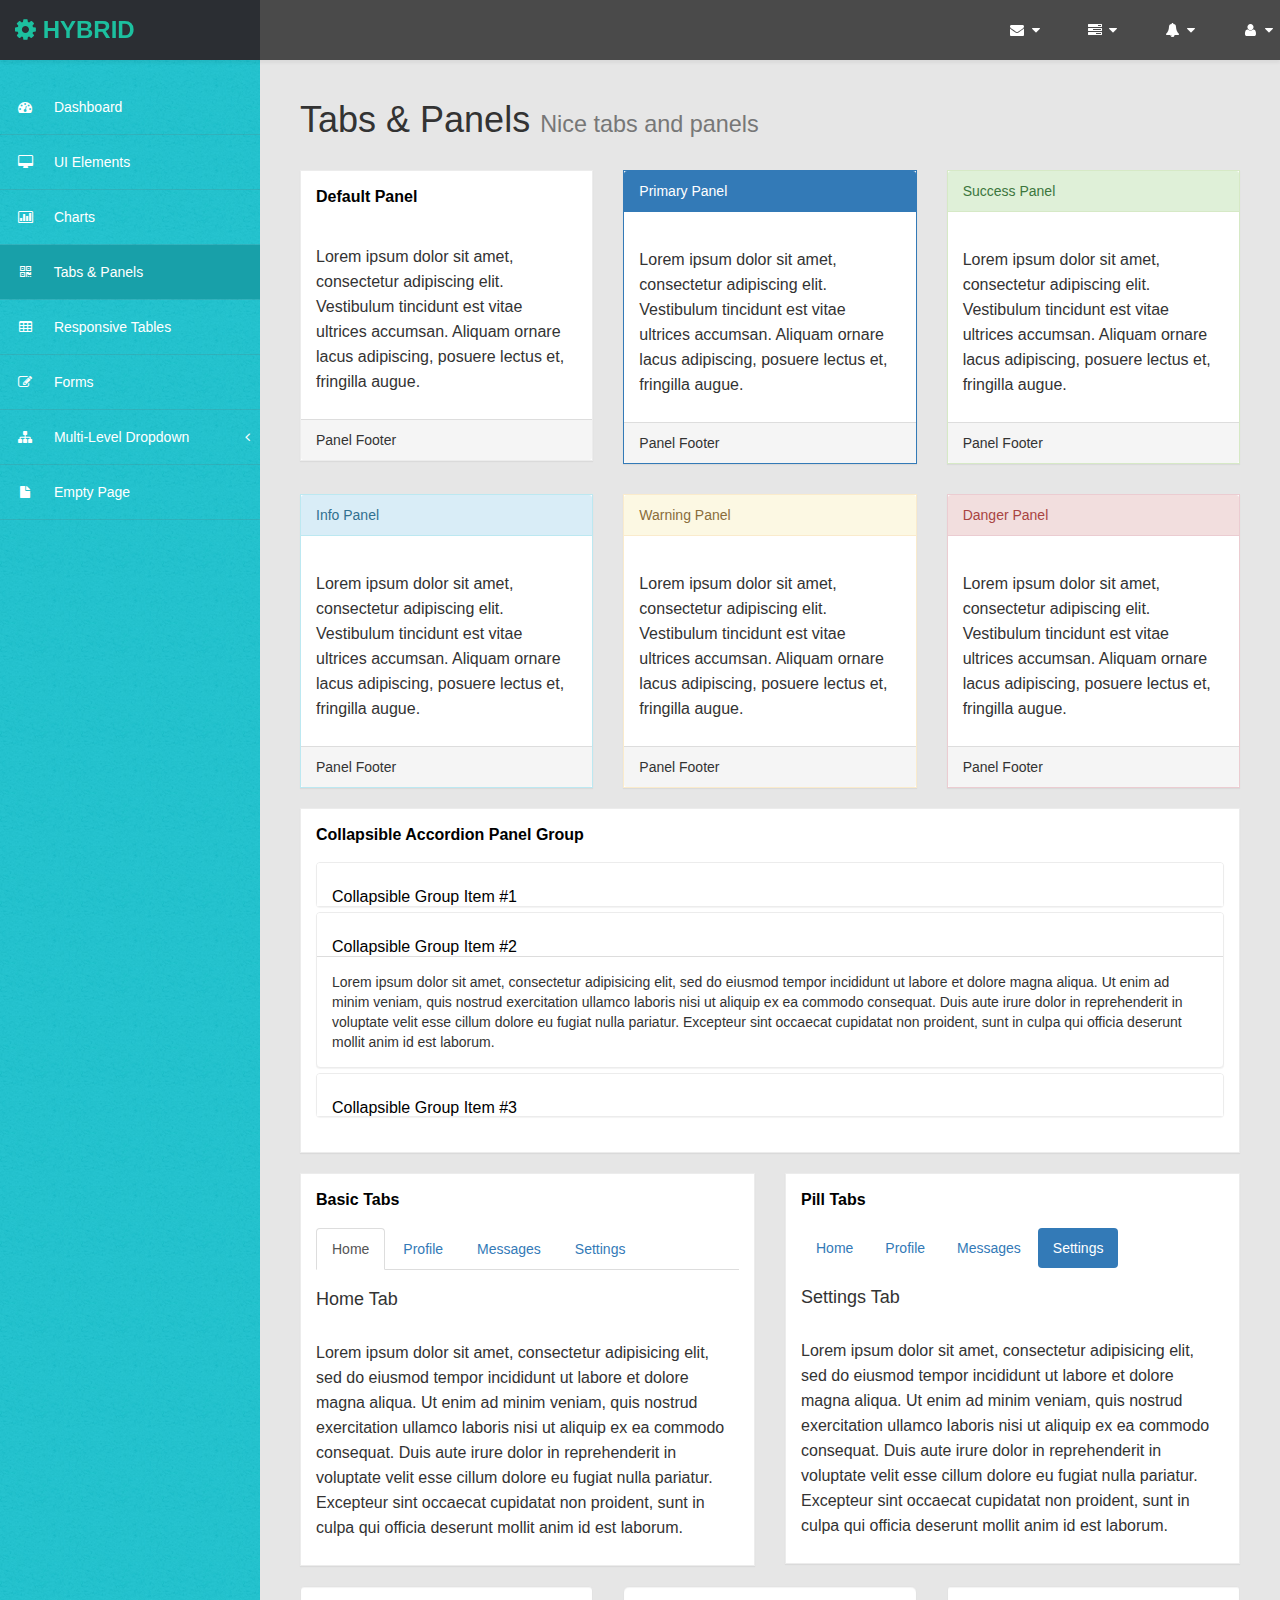
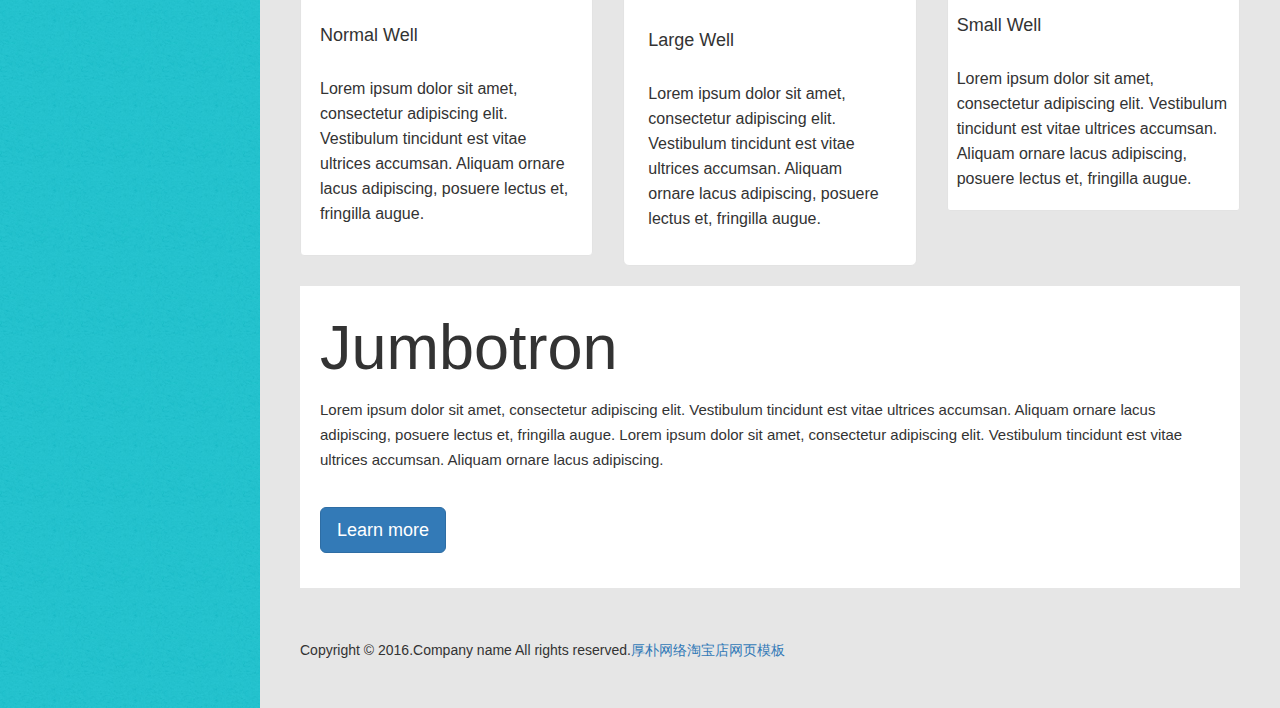
<file: MYCourse/web/htmls/managerhome/tab-panel.html>
﻿<!DOCTYPE html>
<html xmlns="http://www.w3.org/1999/xhtml">
<head>
      <meta charset="utf-8" />
    <meta name="viewport" content="width=device-width, initial-scale=1.0" />
    <title></title>
	<!-- Bootstrap Styles-->
    <link href="assets/css/bootstrap.css" rel="stylesheet" />
     <!-- FontAwesome Styles-->
    <link href="assets/css/font-awesome.css" rel="stylesheet" />
        <!-- Custom Styles-->
    <link href="assets/css/custom-styles.css" rel="stylesheet" />
     <!-- Google Fonts-->
   <link href='#css?family=Open+Sans' rel='stylesheet' type='text/css' />
</head>
<body>
    <div id="wrapper">
        <nav class="navbar navbar-default top-navbar" role="navigation">
            <div class="navbar-header">
                <button type="button" class="navbar-toggle" data-toggle="collapse" data-target=".sidebar-collapse">
                    <span class="sr-only">Toggle navigation</span>
                    <span class="icon-bar"></span>
                    <span class="icon-bar"></span>
                    <span class="icon-bar"></span>
                </button>
                <a class="navbar-brand" href="index.html"><i class="fa fa-gear"></i> <strong>HYBRID</strong></a>
            </div>

            <ul class="nav navbar-top-links navbar-right">
                <li class="dropdown">
                    <a class="dropdown-toggle" data-toggle="dropdown" href="#" aria-expanded="false">
                        <i class="fa fa-envelope fa-fw"></i> <i class="fa fa-caret-down"></i>
                    </a>
                    <ul class="dropdown-menu dropdown-messages">
                        <li>
                            <a href="#">
                                <div>
                                    <strong>John Doe</strong>
                                    <span class="pull-right text-muted">
                                        <em>Today</em>
                                    </span>
                                </div>
                                <div>Lorem Ipsum has been the industry's standard dummy text ever since the 1500s...</div>
                            </a>
                        </li>
                        <li class="divider"></li>
                        <li>
                            <a href="#">
                                <div>
                                    <strong>John Smith</strong>
                                    <span class="pull-right text-muted">
                                        <em>Yesterday</em>
                                    </span>
                                </div>
                                <div>Lorem Ipsum has been the industry's standard dummy text ever since an kwilnw...</div>
                            </a>
                        </li>
                        <li class="divider"></li>
                        <li>
                            <a href="#">
                                <div>
                                    <strong>John Smith</strong>
                                    <span class="pull-right text-muted">
                                        <em>Yesterday</em>
                                    </span>
                                </div>
                                <div>Lorem Ipsum has been the industry's standard dummy text ever since the...</div>
                            </a>
                        </li>
                        <li class="divider"></li>
                        <li>
                            <a class="text-center" href="#">
                                <strong>Read All Messages</strong>
                                <i class="fa fa-angle-right"></i>
                            </a>
                        </li>
                    </ul>
                    <!-- /.dropdown-messages -->
                </li>
                <!-- /.dropdown -->
                <li class="dropdown">
                    <a class="dropdown-toggle" data-toggle="dropdown" href="#" aria-expanded="false">
                        <i class="fa fa-tasks fa-fw"></i> <i class="fa fa-caret-down"></i>
                    </a>
                    <ul class="dropdown-menu dropdown-tasks">
                        <li>
                            <a href="#">
                                <div>
                                    <p>
                                        <strong>Task 1</strong>
                                        <span class="pull-right text-muted">60% Complete</span>
                                    </p>
                                    <div class="progress progress-striped active">
                                        <div class="progress-bar progress-bar-success" role="progressbar" aria-valuenow="60" aria-valuemin="0" aria-valuemax="100" style="width: 60%">
                                            <span class="sr-only">60% Complete (success)</span>
                                        </div>
                                    </div>
                                </div>
                            </a>
                        </li>
                        <li class="divider"></li>
                        <li>
                            <a href="#">
                                <div>
                                    <p>
                                        <strong>Task 2</strong>
                                        <span class="pull-right text-muted">28% Complete</span>
                                    </p>
                                    <div class="progress progress-striped active">
                                        <div class="progress-bar progress-bar-info" role="progressbar" aria-valuenow="28" aria-valuemin="0" aria-valuemax="100" style="width: 28%">
                                            <span class="sr-only">28% Complete</span>
                                        </div>
                                    </div>
                                </div>
                            </a>
                        </li>
                        <li class="divider"></li>
                        <li>
                            <a href="#">
                                <div>
                                    <p>
                                        <strong>Task 3</strong>
                                        <span class="pull-right text-muted">60% Complete</span>
                                    </p>
                                    <div class="progress progress-striped active">
                                        <div class="progress-bar progress-bar-warning" role="progressbar" aria-valuenow="60" aria-valuemin="0" aria-valuemax="100" style="width: 60%">
                                            <span class="sr-only">60% Complete (warning)</span>
                                        </div>
                                    </div>
                                </div>
                            </a>
                        </li>
                        <li class="divider"></li>
                        <li>
                            <a href="#">
                                <div>
                                    <p>
                                        <strong>Task 4</strong>
                                        <span class="pull-right text-muted">85% Complete</span>
                                    </p>
                                    <div class="progress progress-striped active">
                                        <div class="progress-bar progress-bar-danger" role="progressbar" aria-valuenow="85" aria-valuemin="0" aria-valuemax="100" style="width: 85%">
                                            <span class="sr-only">85% Complete (danger)</span>
                                        </div>
                                    </div>
                                </div>
                            </a>
                        </li>
                        <li class="divider"></li>
                        <li>
                            <a class="text-center" href="#">
                                <strong>See All Tasks</strong>
                                <i class="fa fa-angle-right"></i>
                            </a>
                        </li>
                    </ul>
                    <!-- /.dropdown-tasks -->
                </li>
                <!-- /.dropdown -->
                <li class="dropdown">
                    <a class="dropdown-toggle" data-toggle="dropdown" href="#" aria-expanded="false">
                        <i class="fa fa-bell fa-fw"></i> <i class="fa fa-caret-down"></i>
                    </a>
                    <ul class="dropdown-menu dropdown-alerts">
                        <li>
                            <a href="#">
                                <div>
                                    <i class="fa fa-comment fa-fw"></i> New Comment
                                    <span class="pull-right text-muted small">4 min</span>
                                </div>
                            </a>
                        </li>
                        <li class="divider"></li>
                        <li>
                            <a href="#">
                                <div>
                                    <i class="fa fa-twitter fa-fw"></i> 3 New Followers
                                    <span class="pull-right text-muted small">12 min</span>
                                </div>
                            </a>
                        </li>
                        <li class="divider"></li>
                        <li>
                            <a href="#">
                                <div>
                                    <i class="fa fa-envelope fa-fw"></i> Message Sent
                                    <span class="pull-right text-muted small">4 min</span>
                                </div>
                            </a>
                        </li>
                        <li class="divider"></li>
                        <li>
                            <a href="#">
                                <div>
                                    <i class="fa fa-tasks fa-fw"></i> New Task
                                    <span class="pull-right text-muted small">4 min</span>
                                </div>
                            </a>
                        </li>
                        <li class="divider"></li>
                        <li>
                            <a href="#">
                                <div>
                                    <i class="fa fa-upload fa-fw"></i> Server Rebooted
                                    <span class="pull-right text-muted small">4 min</span>
                                </div>
                            </a>
                        </li>
                        <li class="divider"></li>
                        <li>
                            <a class="text-center" href="#">
                                <strong>See All Alerts</strong>
                                <i class="fa fa-angle-right"></i>
                            </a>
                        </li>
                    </ul>
                    <!-- /.dropdown-alerts -->
                </li>
                <!-- /.dropdown -->
                <li class="dropdown">
                    <a class="dropdown-toggle" data-toggle="dropdown" href="#" aria-expanded="false">
                        <i class="fa fa-user fa-fw"></i> <i class="fa fa-caret-down"></i>
                    </a>
                    <ul class="dropdown-menu dropdown-user">
                        <li><a href="#"><i class="fa fa-user fa-fw"></i> User Profile</a>
                        </li>
                        <li><a href="#"><i class="fa fa-gear fa-fw"></i> Settings</a>
                        </li>
                        <li class="divider"></li>
                        <li><a href="#"><i class="fa fa-sign-out fa-fw"></i> Logout</a>
                        </li>
                    </ul>
                    <!-- /.dropdown-user -->
                </li>
                <!-- /.dropdown -->
            </ul>
        </nav>
        <!--/. NAV TOP  -->
        <nav class="navbar-default navbar-side" role="navigation">
            <div class="sidebar-collapse">
                <ul class="nav" id="main-menu">

                    <li>
                        <a href="index.html"><i class="fa fa-dashboard"></i> Dashboard</a>
                    </li>
                    <li>
                        <a href="ui-elements.html"><i class="fa fa-desktop"></i> UI Elements</a>
                    </li>
					<li>
                        <a href="chart.html"><i class="fa fa-bar-chart-o"></i> Charts</a>
                    </li>
                    <li>
                        <a href="tab-panel.html" class="active-menu"><i class="fa fa-qrcode"></i> Tabs & Panels</a>
                    </li>
                    
                    <li>
                        <a href="table.html"><i class="fa fa-table"></i> Responsive Tables</a>
                    </li>
                    <li>
                        <a href="form.html"><i class="fa fa-edit"></i> Forms </a>
                    </li>


                    <li>
                        <a href="#"><i class="fa fa-sitemap"></i> Multi-Level Dropdown<span class="fa arrow"></span></a>
                        <ul class="nav nav-second-level">
                            <li>
                                <a href="#">Second Level Link</a>
                            </li>
                            <li>
                                <a href="#">Second Level Link</a>
                            </li>
                            <li>
                                <a href="#">Second Level Link<span class="fa arrow"></span></a>
                                <ul class="nav nav-third-level">
                                    <li>
                                        <a href="#">Third Level Link</a>
                                    </li>
                                    <li>
                                        <a href="#">Third Level Link</a>
                                    </li>
                                    <li>
                                        <a href="#">Third Level Link</a>
                                    </li>

                                </ul>

                            </li>
                        </ul>
                    </li>
                    <li>
                        <a href="empty.html"><i class="fa fa-fw fa-file"></i> Empty Page</a>
                    </li>
                </ul>

            </div>

        </nav>
        <!-- /. NAV SIDE  -->
        <div id="page-wrapper" >
            <div id="page-inner">
			 <div class="row">
                    <div class="col-md-12">
                        <h1 class="page-header">
                            Tabs & Panels <small>Nice tabs and panels</small>
                        </h1>
                    </div>
                </div> 
                 <!-- /. ROW  -->
                                 
            <div class="row">
                <div class="col-md-4 col-sm-4">
                    <div class="panel panel-default">
                        <div class="panel-heading">
                            Default Panel
                        </div>
                        <div class="panel-body">
                            <p>Lorem ipsum dolor sit amet, consectetur adipiscing elit. Vestibulum tincidunt est vitae ultrices accumsan. Aliquam ornare lacus adipiscing, posuere lectus et, fringilla augue.</p>
                        </div>
                        <div class="panel-footer">
                            Panel Footer
                        </div>
                    </div>
                </div>
                <div class="col-md-4 col-sm-4">
                    <div class="panel panel-primary">
                        <div class="panel-heading">
                            Primary Panel
                        </div>
                        <div class="panel-body">
                            <p>Lorem ipsum dolor sit amet, consectetur adipiscing elit. Vestibulum tincidunt est vitae ultrices accumsan. Aliquam ornare lacus adipiscing, posuere lectus et, fringilla augue.</p>
                        </div>
                        <div class="panel-footer">
                            Panel Footer
                        </div>
                    </div>
                </div>
                <div class="col-md-4 col-sm-4">
                    <div class="panel panel-success">
                        <div class="panel-heading">
                            Success Panel
                        </div>
                        <div class="panel-body">
                            <p>Lorem ipsum dolor sit amet, consectetur adipiscing elit. Vestibulum tincidunt est vitae ultrices accumsan. Aliquam ornare lacus adipiscing, posuere lectus et, fringilla augue.</p>
                        </div>
                        <div class="panel-footer">
                            Panel Footer
                        </div>
                    </div>
                </div>
            </div>
                   <!-- /. ROW  -->
            <div class="row">
                <div class="col-md-4 col-sm-4">
                    <div class="panel panel-info">
                        <div class="panel-heading">
                            Info Panel
                        </div>
                        <div class="panel-body">
                            <p>Lorem ipsum dolor sit amet, consectetur adipiscing elit. Vestibulum tincidunt est vitae ultrices accumsan. Aliquam ornare lacus adipiscing, posuere lectus et, fringilla augue.</p>
                        </div>
                        <div class="panel-footer">
                            Panel Footer
                        </div>
                    </div>
                </div>
                <div class="col-md-4 col-sm-4">
                    <div class="panel panel-warning">
                        <div class="panel-heading">
                            Warning Panel
                        </div>
                        <div class="panel-body">
                            <p>Lorem ipsum dolor sit amet, consectetur adipiscing elit. Vestibulum tincidunt est vitae ultrices accumsan. Aliquam ornare lacus adipiscing, posuere lectus et, fringilla augue.</p>
                        </div>
                        <div class="panel-footer">
                            Panel Footer
                        </div>
                    </div>
                </div>
                <div class="col-md-4 col-sm-4">
                    <div class="panel panel-danger">
                        <div class="panel-heading">
                            Danger Panel
                        </div>
                        <div class="panel-body">
                            <p>Lorem ipsum dolor sit amet, consectetur adipiscing elit. Vestibulum tincidunt est vitae ultrices accumsan. Aliquam ornare lacus adipiscing, posuere lectus et, fringilla augue.</p>
                        </div>
                        <div class="panel-footer">
                            Panel Footer
                        </div>
                    </div>
                </div>
            </div>
                    <!-- /. ROW  -->
            <div class="row">
                <div class="col-md-12">
                    <div class="panel panel-default">
                        <div class="panel-heading">
                            Collapsible Accordion Panel Group
                        </div>
                        <div class="panel-body">
                            <div class="panel-group" id="accordion">
                                <div class="panel panel-default">
                                    <div class="panel-heading">
                                        <h4 class="panel-title">
                                            <a data-toggle="collapse" data-parent="#accordion" href="#collapseOne" class="collapsed">Collapsible Group Item #1</a>
                                        </h4>
                                    </div>
                                    <div id="collapseOne" class="panel-collapse collapse" style="height: 0px;">
                                        <div class="panel-body">
                                            Lorem ipsum dolor sit amet, consectetur adipisicing elit, sed do eiusmod tempor incididunt ut labore et dolore magna aliqua. Ut enim ad minim veniam, quis nostrud exercitation ullamco laboris nisi ut aliquip ex ea commodo consequat. Duis aute irure dolor in reprehenderit in voluptate velit esse cillum dolore eu fugiat nulla pariatur. Excepteur sint occaecat cupidatat non proident, sunt in culpa qui officia deserunt mollit anim id est laborum.
                                        </div>
                                    </div>
                                </div>
                                <div class="panel panel-default">
                                    <div class="panel-heading">
                                        <h4 class="panel-title">
                                            <a data-toggle="collapse" data-parent="#accordion" href="#collapseTwo">Collapsible Group Item #2</a>
                                        </h4>
                                    </div>
                                    <div id="collapseTwo" class="panel-collapse in" style="height: auto;">
                                        <div class="panel-body">
                                            Lorem ipsum dolor sit amet, consectetur adipisicing elit, sed do eiusmod tempor incididunt ut labore et dolore magna aliqua. Ut enim ad minim veniam, quis nostrud exercitation ullamco laboris nisi ut aliquip ex ea commodo consequat. Duis aute irure dolor in reprehenderit in voluptate velit esse cillum dolore eu fugiat nulla pariatur. Excepteur sint occaecat cupidatat non proident, sunt in culpa qui officia deserunt mollit anim id est laborum.
                                        </div>
                                    </div>
                                </div>
                                <div class="panel panel-default">
                                    <div class="panel-heading">
                                        <h4 class="panel-title">
                                            <a data-toggle="collapse" data-parent="#accordion" href="#collapseThree" class="collapsed">Collapsible Group Item #3</a>
                                        </h4>
                                    </div>
                                    <div id="collapseThree" class="panel-collapse collapse">
                                        <div class="panel-body">
                                            Lorem ipsum dolor sit amet, consectetur adipisicing elit, sed do eiusmod tempor incididunt ut labore et dolore magna aliqua. Ut enim ad minim veniam, quis nostrud exercitation ullamco laboris nisi ut aliquip ex ea commodo consequat. Duis aute irure dolor in reprehenderit in voluptate velit esse cillum dolore eu fugiat nulla pariatur. Excepteur sint occaecat cupidatat non proident, sunt in culpa qui officia deserunt mollit anim id est laborum.
                                        </div>
                                    </div>
                                </div>
                            </div>
                        </div>
                    </div>
                </div>
            </div>
                    <!-- /. ROW  -->
            <div class="row">
                <div class="col-md-6 col-sm-6">
                    <div class="panel panel-default">
                        <div class="panel-heading">
                            Basic Tabs
                        </div>
                        <div class="panel-body">
                            <ul class="nav nav-tabs">
                                <li class="active"><a href="#home" data-toggle="tab">Home</a>
                                </li>
                                <li class=""><a href="#profile" data-toggle="tab">Profile</a>
                                </li>
                                <li class=""><a href="#messages" data-toggle="tab">Messages</a>
                                </li>
                                <li class=""><a href="#settings" data-toggle="tab">Settings</a>
                                </li>
                            </ul>

                            <div class="tab-content">
                                <div class="tab-pane fade active in" id="home">
                                    <h4>Home Tab</h4>
                                    <p>Lorem ipsum dolor sit amet, consectetur adipisicing elit, sed do eiusmod tempor incididunt ut labore et dolore magna aliqua. Ut enim ad minim veniam, quis nostrud exercitation ullamco laboris nisi ut aliquip ex ea commodo consequat. Duis aute irure dolor in reprehenderit in voluptate velit esse cillum dolore eu fugiat nulla pariatur. Excepteur sint occaecat cupidatat non proident, sunt in culpa qui officia deserunt mollit anim id est laborum.</p>
                                </div>
                                <div class="tab-pane fade" id="profile">
                                    <h4>Profile Tab</h4>
                                    <p>Lorem ipsum dolor sit amet, consectetur adipisicing elit, sed do eiusmod tempor incididunt ut labore et dolore magna aliqua. Ut enim ad minim veniam, quis nostrud exercitation ullamco laboris nisi ut aliquip ex ea commodo consequat. Duis aute irure dolor in reprehenderit in voluptate velit esse cillum dolore eu fugiat nulla pariatur. Excepteur sint occaecat cupidatat non proident, sunt in culpa qui officia deserunt mollit anim id est laborum.</p>
                                </div>
                                <div class="tab-pane fade" id="messages">
                                    <h4>Messages Tab</h4>
                                    <p>Lorem ipsum dolor sit amet, consectetur adipisicing elit, sed do eiusmod tempor incididunt ut labore et dolore magna aliqua. Ut enim ad minim veniam, quis nostrud exercitation ullamco laboris nisi ut aliquip ex ea commodo consequat. Duis aute irure dolor in reprehenderit in voluptate velit esse cillum dolore eu fugiat nulla pariatur. Excepteur sint occaecat cupidatat non proident, sunt in culpa qui officia deserunt mollit anim id est laborum.</p>
                                </div>
                                <div class="tab-pane fade" id="settings">
                                    <h4>Settings Tab</h4>
                                    <p>Lorem ipsum dolor sit amet, consectetur adipisicing elit, sed do eiusmod tempor incididunt ut labore et dolore magna aliqua. Ut enim ad minim veniam, quis nostrud exercitation ullamco laboris nisi ut aliquip ex ea commodo consequat. Duis aute irure dolor in reprehenderit in voluptate velit esse cillum dolore eu fugiat nulla pariatur. Excepteur sint occaecat cupidatat non proident, sunt in culpa qui officia deserunt mollit anim id est laborum.</p>
                                </div>
                            </div>
                        </div>
                    </div>
                </div>
                <div class="col-md-6 col-sm-6">
                    <div class="panel panel-default">
                        <div class="panel-heading">
                            Pill Tabs
                        </div>
                        <div class="panel-body">
                            <ul class="nav nav-pills">
                                <li class=""><a href="#home-pills" data-toggle="tab">Home</a>
                                </li>
                                <li class=""><a href="#profile-pills" data-toggle="tab">Profile</a>
                                </li>
                                <li class=""><a href="#messages-pills" data-toggle="tab">Messages</a>
                                </li>
                                <li class="active"><a href="#settings-pills" data-toggle="tab">Settings</a>
                                </li>
                            </ul>

                            <div class="tab-content">
                                <div class="tab-pane fade" id="home-pills">
                                    <h4>Home Tab</h4>
                                    <p>Lorem ipsum dolor sit amet, consectetur adipisicing elit, sed do eiusmod tempor incididunt ut labore et dolore magna aliqua. Ut enim ad minim veniam, quis nostrud exercitation ullamco laboris nisi ut aliquip ex ea commodo consequat. Duis aute irure dolor in reprehenderit in voluptate velit esse cillum dolore eu fugiat nulla pariatur. Excepteur sint occaecat cupidatat non proident, sunt in culpa qui officia deserunt mollit anim id est laborum.</p>
                                </div>
                                <div class="tab-pane fade" id="profile-pills">
                                    <h4>Profile Tab</h4>
                                    <p>Lorem ipsum dolor sit amet, consectetur adipisicing elit, sed do eiusmod tempor incididunt ut labore et dolore magna aliqua. Ut enim ad minim veniam, quis nostrud exercitation ullamco laboris nisi ut aliquip ex ea commodo consequat. Duis aute irure dolor in reprehenderit in voluptate velit esse cillum dolore eu fugiat nulla pariatur. Excepteur sint occaecat cupidatat non proident, sunt in culpa qui officia deserunt mollit anim id est laborum.</p>
                                </div>
                                <div class="tab-pane fade" id="messages-pills">
                                    <h4>Messages Tab</h4>
                                    <p>Lorem ipsum dolor sit amet, consectetur adipisicing elit, sed do eiusmod tempor incididunt ut labore et dolore magna aliqua. Ut enim ad minim veniam, quis nostrud exercitation ullamco laboris nisi ut aliquip ex ea commodo consequat. Duis aute irure dolor in reprehenderit in voluptate velit esse cillum dolore eu fugiat nulla pariatur. Excepteur sint occaecat cupidatat non proident, sunt in culpa qui officia deserunt mollit anim id est laborum.</p>
                                </div>
                                <div class="tab-pane fade active in" id="settings-pills">
                                    <h4>Settings Tab</h4>
                                    <p>Lorem ipsum dolor sit amet, consectetur adipisicing elit, sed do eiusmod tempor incididunt ut labore et dolore magna aliqua. Ut enim ad minim veniam, quis nostrud exercitation ullamco laboris nisi ut aliquip ex ea commodo consequat. Duis aute irure dolor in reprehenderit in voluptate velit esse cillum dolore eu fugiat nulla pariatur. Excepteur sint occaecat cupidatat non proident, sunt in culpa qui officia deserunt mollit anim id est laborum.</p>
                                </div>
                            </div>
                        </div>
                    </div>
                </div>
            </div>
                    <!-- /. ROW  -->
            <div class="row">
                <div class="col-md-4 col-sm-4">
                    <div class="well">
                        <h4>Normal Well</h4>
                        <p>Lorem ipsum dolor sit amet, consectetur adipiscing elit. Vestibulum tincidunt est vitae ultrices accumsan. Aliquam ornare lacus adipiscing, posuere lectus et, fringilla augue.</p>
                    </div>
                </div>
                <div class="col-md-4 col-sm-4">
                    <div class="well well-lg">
                        <h4>Large Well</h4>
                        <p>Lorem ipsum dolor sit amet, consectetur adipiscing elit. Vestibulum tincidunt est vitae ultrices accumsan. Aliquam ornare lacus adipiscing, posuere lectus et, fringilla augue.</p>
                    </div>
                </div>
                <div class="col-md-4 col-sm-4">
                    <div class="well well-sm">
                        <h4>Small Well</h4>
                        <p>Lorem ipsum dolor sit amet, consectetur adipiscing elit. Vestibulum tincidunt est vitae ultrices accumsan. Aliquam ornare lacus adipiscing, posuere lectus et, fringilla augue.</p>
                    </div>
                </div>
            </div>
                    <!-- /. ROW  -->
            <div class="row">
                <div class="col-md-12">
                    <div class="jumbotron">
                        <h1>Jumbotron</h1>
                        <p>Lorem ipsum dolor sit amet, consectetur adipiscing elit. Vestibulum tincidunt est vitae ultrices accumsan. Aliquam ornare lacus adipiscing, posuere lectus et, fringilla augue. Lorem ipsum dolor sit amet, consectetur adipiscing elit. Vestibulum tincidunt est vitae ultrices accumsan. Aliquam ornare lacus adipiscing.</p>
                        <p>
                            <a class="btn btn-primary btn-lg" role="button">Learn more</a>
                        </p>
                    </div>
                </div>
            </div>
                    <!-- /. ROW  -->
				<footer><p>Copyright &copy; 2016.Company name All rights reserved.<a target="_blank" href="http://guantaow.taobao.com/">厚朴网络淘宝店</a><a target="_blank" href="http://www.moobnn.com">网页模板</a></p></footer>
					</div>
			 <!-- /. PAGE INNER  -->
            </div>
         <!-- /. PAGE WRAPPER  -->
        </div>
     <!-- /. WRAPPER  -->
    <!-- JS Scripts-->
    <!-- jQuery Js -->
    <script src="assets/js/jquery-1.10.2.js"></script>
      <!-- Bootstrap Js -->
    <script src="assets/js/bootstrap.min.js"></script>
    <!-- Metis Menu Js -->
    <script src="assets/js/jquery.metisMenu.js"></script>
      <!-- Custom Js -->
    <script src="assets/js/custom-scripts.js"></script>
    
   
</body>
</html>
</file>
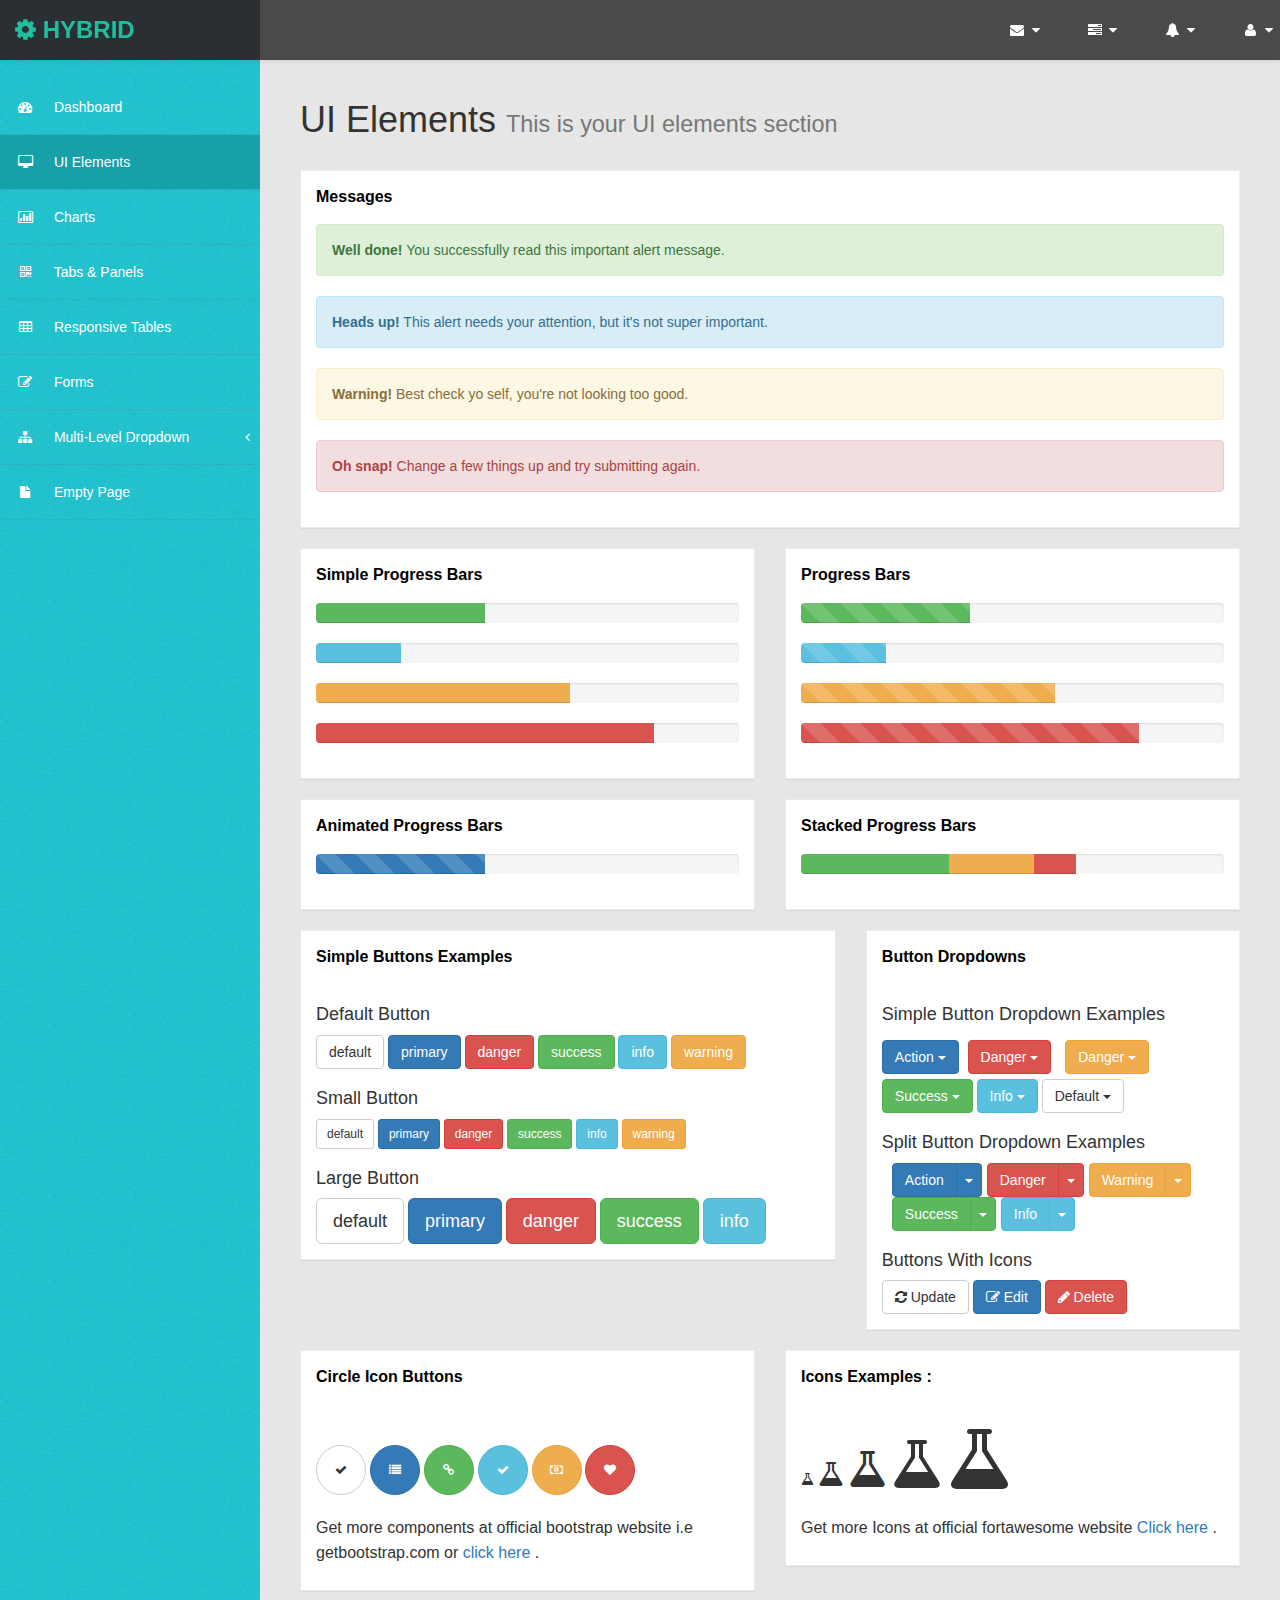
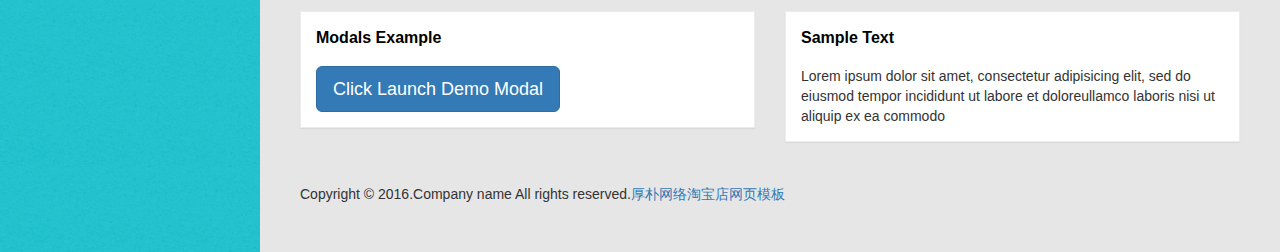
<file: MYCourse/web/htmls/managerhome/ui-elements.html>
﻿<!DOCTYPE html>
<html xmlns="http://www.w3.org/1999/xhtml">
<head>
      <meta charset="utf-8" />
    <meta name="viewport" content="width=device-width, initial-scale=1.0" />
    <title></title>
	<!-- Bootstrap Styles-->
    <link href="assets/css/bootstrap.css" rel="stylesheet" />
     <!-- FontAwesome Styles-->
    <link href="assets/css/font-awesome.css" rel="stylesheet" />
        <!-- Custom Styles-->
    <link href="assets/css/custom-styles.css" rel="stylesheet" />
     <!-- Google Fonts-->
   <link href='#css?family=Open+Sans' rel='stylesheet' type='text/css' />
</head>
<body>
    <div id="wrapper">
        <nav class="navbar navbar-default top-navbar" role="navigation">
            <div class="navbar-header">
                <button type="button" class="navbar-toggle" data-toggle="collapse" data-target=".sidebar-collapse">
                    <span class="sr-only">Toggle navigation</span>
                    <span class="icon-bar"></span>
                    <span class="icon-bar"></span>
                    <span class="icon-bar"></span>
                </button>
                <a class="navbar-brand" href="index.html"><i class="fa fa-gear"></i> <strong>HYBRID</strong></a>
            </div>

            <ul class="nav navbar-top-links navbar-right">
                <li class="dropdown">
                    <a class="dropdown-toggle" data-toggle="dropdown" href="#" aria-expanded="false">
                        <i class="fa fa-envelope fa-fw"></i> <i class="fa fa-caret-down"></i>
                    </a>
                    <ul class="dropdown-menu dropdown-messages">
                        <li>
                            <a href="#">
                                <div>
                                    <strong>John Doe</strong>
                                    <span class="pull-right text-muted">
                                        <em>Today</em>
                                    </span>
                                </div>
                                <div>Lorem Ipsum has been the industry's standard dummy text ever since the 1500s...</div>
                            </a>
                        </li>
                        <li class="divider"></li>
                        <li>
                            <a href="#">
                                <div>
                                    <strong>John Smith</strong>
                                    <span class="pull-right text-muted">
                                        <em>Yesterday</em>
                                    </span>
                                </div>
                                <div>Lorem Ipsum has been the industry's standard dummy text ever since an kwilnw...</div>
                            </a>
                        </li>
                        <li class="divider"></li>
                        <li>
                            <a href="#">
                                <div>
                                    <strong>John Smith</strong>
                                    <span class="pull-right text-muted">
                                        <em>Yesterday</em>
                                    </span>
                                </div>
                                <div>Lorem Ipsum has been the industry's standard dummy text ever since the...</div>
                            </a>
                        </li>
                        <li class="divider"></li>
                        <li>
                            <a class="text-center" href="#">
                                <strong>Read All Messages</strong>
                                <i class="fa fa-angle-right"></i>
                            </a>
                        </li>
                    </ul>
                    <!-- /.dropdown-messages -->
                </li>
                <!-- /.dropdown -->
                <li class="dropdown">
                    <a class="dropdown-toggle" data-toggle="dropdown" href="#" aria-expanded="false">
                        <i class="fa fa-tasks fa-fw"></i> <i class="fa fa-caret-down"></i>
                    </a>
                    <ul class="dropdown-menu dropdown-tasks">
                        <li>
                            <a href="#">
                                <div>
                                    <p>
                                        <strong>Task 1</strong>
                                        <span class="pull-right text-muted">60% Complete</span>
                                    </p>
                                    <div class="progress progress-striped active">
                                        <div class="progress-bar progress-bar-success" role="progressbar" aria-valuenow="60" aria-valuemin="0" aria-valuemax="100" style="width: 60%">
                                            <span class="sr-only">60% Complete (success)</span>
                                        </div>
                                    </div>
                                </div>
                            </a>
                        </li>
                        <li class="divider"></li>
                        <li>
                            <a href="#">
                                <div>
                                    <p>
                                        <strong>Task 2</strong>
                                        <span class="pull-right text-muted">28% Complete</span>
                                    </p>
                                    <div class="progress progress-striped active">
                                        <div class="progress-bar progress-bar-info" role="progressbar" aria-valuenow="28" aria-valuemin="0" aria-valuemax="100" style="width: 28%">
                                            <span class="sr-only">28% Complete</span>
                                        </div>
                                    </div>
                                </div>
                            </a>
                        </li>
                        <li class="divider"></li>
                        <li>
                            <a href="#">
                                <div>
                                    <p>
                                        <strong>Task 3</strong>
                                        <span class="pull-right text-muted">60% Complete</span>
                                    </p>
                                    <div class="progress progress-striped active">
                                        <div class="progress-bar progress-bar-warning" role="progressbar" aria-valuenow="60" aria-valuemin="0" aria-valuemax="100" style="width: 60%">
                                            <span class="sr-only">60% Complete (warning)</span>
                                        </div>
                                    </div>
                                </div>
                            </a>
                        </li>
                        <li class="divider"></li>
                        <li>
                            <a href="#">
                                <div>
                                    <p>
                                        <strong>Task 4</strong>
                                        <span class="pull-right text-muted">85% Complete</span>
                                    </p>
                                    <div class="progress progress-striped active">
                                        <div class="progress-bar progress-bar-danger" role="progressbar" aria-valuenow="85" aria-valuemin="0" aria-valuemax="100" style="width: 85%">
                                            <span class="sr-only">85% Complete (danger)</span>
                                        </div>
                                    </div>
                                </div>
                            </a>
                        </li>
                        <li class="divider"></li>
                        <li>
                            <a class="text-center" href="#">
                                <strong>See All Tasks</strong>
                                <i class="fa fa-angle-right"></i>
                            </a>
                        </li>
                    </ul>
                    <!-- /.dropdown-tasks -->
                </li>
                <!-- /.dropdown -->
                <li class="dropdown">
                    <a class="dropdown-toggle" data-toggle="dropdown" href="#" aria-expanded="false">
                        <i class="fa fa-bell fa-fw"></i> <i class="fa fa-caret-down"></i>
                    </a>
                    <ul class="dropdown-menu dropdown-alerts">
                        <li>
                            <a href="#">
                                <div>
                                    <i class="fa fa-comment fa-fw"></i> New Comment
                                    <span class="pull-right text-muted small">4 min</span>
                                </div>
                            </a>
                        </li>
                        <li class="divider"></li>
                        <li>
                            <a href="#">
                                <div>
                                    <i class="fa fa-twitter fa-fw"></i> 3 New Followers
                                    <span class="pull-right text-muted small">12 min</span>
                                </div>
                            </a>
                        </li>
                        <li class="divider"></li>
                        <li>
                            <a href="#">
                                <div>
                                    <i class="fa fa-envelope fa-fw"></i> Message Sent
                                    <span class="pull-right text-muted small">4 min</span>
                                </div>
                            </a>
                        </li>
                        <li class="divider"></li>
                        <li>
                            <a href="#">
                                <div>
                                    <i class="fa fa-tasks fa-fw"></i> New Task
                                    <span class="pull-right text-muted small">4 min</span>
                                </div>
                            </a>
                        </li>
                        <li class="divider"></li>
                        <li>
                            <a href="#">
                                <div>
                                    <i class="fa fa-upload fa-fw"></i> Server Rebooted
                                    <span class="pull-right text-muted small">4 min</span>
                                </div>
                            </a>
                        </li>
                        <li class="divider"></li>
                        <li>
                            <a class="text-center" href="#">
                                <strong>See All Alerts</strong>
                                <i class="fa fa-angle-right"></i>
                            </a>
                        </li>
                    </ul>
                    <!-- /.dropdown-alerts -->
                </li>
                <!-- /.dropdown -->
                <li class="dropdown">
                    <a class="dropdown-toggle" data-toggle="dropdown" href="#" aria-expanded="false">
                        <i class="fa fa-user fa-fw"></i> <i class="fa fa-caret-down"></i>
                    </a>
                    <ul class="dropdown-menu dropdown-user">
                        <li><a href="#"><i class="fa fa-user fa-fw"></i> User Profile</a>
                        </li>
                        <li><a href="#"><i class="fa fa-gear fa-fw"></i> Settings</a>
                        </li>
                        <li class="divider"></li>
                        <li><a href="#"><i class="fa fa-sign-out fa-fw"></i> Logout</a>
                        </li>
                    </ul>
                    <!-- /.dropdown-user -->
                </li>
                <!-- /.dropdown -->
            </ul>
        </nav>
        <!--/. NAV TOP  -->
        <nav class="navbar-default navbar-side" role="navigation">
            <div class="sidebar-collapse">
                <ul class="nav" id="main-menu">

                    <li>
                        <a href="index.html"><i class="fa fa-dashboard"></i> Dashboard</a>
                    </li>
                    <li>
                        <a href="ui-elements.html" class="active-menu"><i class="fa fa-desktop"></i> UI Elements</a>
                    </li>
					<li>
                        <a href="chart.html"><i class="fa fa-bar-chart-o"></i> Charts</a>
                    </li>
                    <li>
                        <a href="tab-panel.html"><i class="fa fa-qrcode"></i> Tabs & Panels</a>
                    </li>
                    
                    <li>
                        <a href="table.html"><i class="fa fa-table"></i> Responsive Tables</a>
                    </li>
                    <li>
                        <a href="form.html"><i class="fa fa-edit"></i> Forms </a>
                    </li>


                    <li>
                        <a href="#"><i class="fa fa-sitemap"></i> Multi-Level Dropdown<span class="fa arrow"></span></a>
                        <ul class="nav nav-second-level">
                            <li>
                                <a href="#">Second Level Link</a>
                            </li>
                            <li>
                                <a href="#">Second Level Link</a>
                            </li>
                            <li>
                                <a href="#">Second Level Link<span class="fa arrow"></span></a>
                                <ul class="nav nav-third-level">
                                    <li>
                                        <a href="#">Third Level Link</a>
                                    </li>
                                    <li>
                                        <a href="#">Third Level Link</a>
                                    </li>
                                    <li>
                                        <a href="#">Third Level Link</a>
                                    </li>

                                </ul>

                            </li>
                        </ul>
                    </li>
                    <li>
                        <a href="empty.html"><i class="fa fa-fw fa-file"></i> Empty Page</a>
                    </li>
                </ul>

            </div>

        </nav>
        <!-- /. NAV SIDE  -->
        <div id="page-wrapper" >
            <div id="page-inner">
			 <div class="row">
                    <div class="col-md-12">
                        <h1 class="page-header">
                            UI Elements <small>This is your UI elements section</small>
                        </h1>
                    </div>
                </div> 
                 <!-- /. ROW  -->
				 
				
			<div class="row">

			  <div class="col-md-12">
			<div class="panel panel-default">
				<div class="panel-heading">
				 Messages
				</div>        
							  
							<div class="panel-body"> 
								<div class="alert alert-success">
									<strong>Well done!</strong> You successfully read this important alert message.
								</div>
								<div class="alert alert-info">
									<strong>Heads up!</strong> This alert needs your attention, but it's not super important.
								</div>
								<div class="alert alert-warning">
									<strong>Warning!</strong> Best check yo self, you're not looking too good.
								</div>
								<div class="alert alert-danger">
									<strong>Oh snap!</strong> Change a few things up and try submitting again.
								</div>
							</div>
				</div>
			</div>						
				</div>								
									
				  <div class="row">
                    <div class="col-md-6">
                        <div class="panel panel-default">
                        <div class="panel-heading">
                            Simple Progress Bars 
                        </div>
                       
                        <div class="panel-body">
                       <div class="progress">
  <div class="progress-bar progress-bar-success" role="progressbar" aria-valuenow="40" aria-valuemin="0" aria-valuemax="100" style="width: 40%">
    <span class="sr-only">40% Complete (success)</span>
  </div>
</div>
<div class="progress">
  <div class="progress-bar progress-bar-info" role="progressbar" aria-valuenow="20" aria-valuemin="0" aria-valuemax="100" style="width: 20%">
    <span class="sr-only">20% Complete</span>
  </div>
</div>
<div class="progress">
  <div class="progress-bar progress-bar-warning" role="progressbar" aria-valuenow="60" aria-valuemin="0" aria-valuemax="100" style="width: 60%">
    <span class="sr-only">60% Complete (warning)</span>
  </div>
</div>
<div class="progress">
  <div class="progress-bar progress-bar-danger" role="progressbar" aria-valuenow="80" aria-valuemin="0" aria-valuemax="100" style="width: 80%">
    <span class="sr-only">80% Complete</span>
  </div>
</div>
                            </div>
                            </div>
                    </div>
                    <div class="col-md-6">
                        <div class="panel panel-default">
                        <div class="panel-heading">
                            Progress Bars 
                        </div>
                       
                        <div class="panel-body">
                       <div class="progress progress-striped">
  <div class="progress-bar progress-bar-success" role="progressbar" aria-valuenow="40" aria-valuemin="0" aria-valuemax="100" style="width: 40%">
    <span class="sr-only">40% Complete (success)</span>
  </div>
</div>
<div class="progress progress-striped">
  <div class="progress-bar progress-bar-info" role="progressbar" aria-valuenow="20" aria-valuemin="0" aria-valuemax="100" style="width: 20%">
    <span class="sr-only">20% Complete</span>
  </div>
</div>
<div class="progress progress-striped">
  <div class="progress-bar progress-bar-warning" role="progressbar" aria-valuenow="60" aria-valuemin="0" aria-valuemax="100" style="width: 60%">
    <span class="sr-only">60% Complete (warning)</span>
  </div>
</div>
<div class="progress progress-striped">
  <div class="progress-bar progress-bar-danger" role="progressbar" aria-valuenow="80" aria-valuemin="0" aria-valuemax="100" style="width: 80%">
    <span class="sr-only">80% Complete</span>
  </div>
</div>
                            </div>
                            </div>
                    </div>
                </div>
                 <!-- /. ROW  -->
				 	<div class="row">
                    <div class="col-md-6">
                        <div class="panel panel-default">
                        <div class="panel-heading">
                            Animated Progress Bars 
                        </div>
                       
                        <div class="panel-body">
                       <div class="progress progress-striped active">
  <div class="progress-bar progress-bar-primary" role="progressbar" aria-valuenow="40" aria-valuemin="0" aria-valuemax="100" style="width: 40%">
    <span class="sr-only">40% Complete (success)</span>
  </div>
</div>
                            </div>
                            </div>
                    </div>
                      <div class="col-md-6">
                        <div class="panel panel-default">
                        <div class="panel-heading">
                            Stacked Progress Bars 
                        </div>
                       
                        <div class="panel-body">
                       <div class="progress">
  <div class="progress-bar progress-bar-success" style="width: 35%">
    <span class="sr-only">35% Complete (success)</span>
  </div>
  <div class="progress-bar progress-bar-warning" style="width: 20%">
    <span class="sr-only">20% Complete (warning)</span>
  </div>
  <div class="progress-bar progress-bar-danger" style="width: 10%">
    <span class="sr-only">10% Complete (danger)</span>
  </div>
</div>
                            </div>
                            </div>
                    </div>
                </div>				
                 <div class="row">
                    
                      <div class="col-md-7">
                    <div class="panel panel-default">
                        <div class="panel-heading">
                         Simple Buttons Examples
                        </div>        
                                      
                                    <div class="panel-body"> 

                    <h4>Default Button</h4>
                    <a href="#" class="btn btn-default">default</a>
                    <a href="#" class="btn btn-primary">primary</a>
                    <a href="#" class="btn btn-danger">danger</a>
                    <a href="#" class="btn btn-success">success</a>
                    <a href="#" class="btn btn-info">info</a>
                    <a href="#" class="btn btn-warning">warning</a>

                  
                    <h4>Small Button</h4>
                    <a href="#" class="btn btn-default btn-sm">default</a>
                    <a href="#" class="btn btn-primary btn-sm">primary</a>
                    <a href="#" class="btn btn-danger btn-sm">danger</a>
                    <a href="#" class="btn btn-success btn-sm">success</a>
                    <a href="#" class="btn btn-info btn-sm">info</a>
                    <a href="#" class="btn btn-warning btn-sm">warning</a>

                   
                    <h4>Large Button</h4>

                    <a href="#" class="btn btn-default btn-lg">default</a>
                    <a href="#" class="btn btn-primary btn-lg">primary</a>
                    <a href="#" class="btn btn-danger btn-lg">danger</a>
                    <a href="#" class="btn btn-success btn-lg">success</a>
                    <a href="#" class="btn btn-info btn-lg">info</a>

                   
                </div>
            </div>
                          </div>
                     <div class="col-md-5">
                      <div class="panel panel-default">
                        <div class="panel-heading">
                           Button Dropdowns
                        </div>        
                                      
                                    <div class="panel-body"> 
                                          <h4>Simple Button Dropdown Examples </h4>  
                                       <div style="margin-top: 10px;">
											
											<div class="btn-group">
											  <button data-toggle="dropdown" class="btn btn-primary dropdown-toggle">Action <span class="caret"></span></button>
											  <ul class="dropdown-menu">
												<li><a href="#">Action</a></li>
												<li><a href="#">Another action</a></li>
												<li><a href="#">Something else here</a></li>
												<li class="divider"></li>
												<li><a href="#">Separated link</a></li>
											  </ul>
											</div>
											<div style="margin:5px;" class="btn-group">
											  <button data-toggle="dropdown" class="btn btn-danger dropdown-toggle">Danger <span class="caret"></span></button>
											  <ul class="dropdown-menu">
												<li><a href="#">Action</a></li>
												<li><a href="#">Another action</a></li>
												<li><a href="#">Something else here</a></li>
												<li class="divider"></li>
												<li><a href="#">Separated link</a></li>
											  </ul>
											</div>
                                           <div style="margin:5px;" class="btn-group">
											  <button data-toggle="dropdown" class="btn btn-warning dropdown-toggle">Danger <span class="caret"></span></button>
											  <ul class="dropdown-menu">
												<li><a href="#">Action</a></li>
												<li><a href="#">Another action</a></li>
												<li><a href="#">Something else here</a></li>
												<li class="divider"></li>
												<li><a href="#">Separated link</a></li>
											  </ul>
											</div>
										 
                                               
                                              	<div class="btn-group">
											  <button data-toggle="dropdown" class="btn btn-success dropdown-toggle">Success <span class="caret"></span></button>
											  <ul class="dropdown-menu">
												<li><a href="#">Action</a></li>
												<li><a href="#">Another action</a></li>
												<li><a href="#">Something else here</a></li>
												<li class="divider"></li>
												<li><a href="#">Separated link</a></li>
											  </ul>
											</div>
											<div class="btn-group">
											  <button data-toggle="dropdown" class="btn btn-info dropdown-toggle">Info <span class="caret"></span></button>
											  <ul class="dropdown-menu">
												<li><a href="#">Action</a></li>
												<li><a href="#">Another action</a></li>
												<li><a href="#">Something else here</a></li>
												<li class="divider"></li>
												<li><a href="#">Separated link</a></li>
											  </ul>
											</div>
											<div class="btn-group">
											  <button data-toggle="dropdown" class="btn btn-default dropdown-toggle">Default <span class="caret"></span></button>
											  <ul class="dropdown-menu">
												<li><a href="#">Action</a></li>
												<li><a href="#">Another action</a></li>
												<li><a href="#">Something else here</a></li>
												<li class="divider"></li>
												<li><a href="#">Separated link</a></li>
											  </ul>
											</div>
										  </div>
                                       
                                       <h4>Split Button Dropdown Examples </h4>
                                      
                                       <div style="margin:5px;" class="btn-toolbar">
										
										<div class="btn-group">
										  <button class="btn btn-primary">Action</button>
										  <button data-toggle="dropdown" class="btn btn-primary dropdown-toggle"><span class="caret"></span></button>
										  <ul class="dropdown-menu">
											<li><a href="#">Action</a></li>
											<li><a href="#">Another action</a></li>
											<li><a href="#">Something else here</a></li>
											<li class="divider"></li>
											<li><a href="#">Separated link</a></li>
										  </ul>
										</div>
										<div class="btn-group">
										  <button class="btn btn-danger">Danger</button>
										  <button data-toggle="dropdown" class="btn btn-danger dropdown-toggle"><span class="caret"></span></button>
										  <ul class="dropdown-menu">
											<li><a href="#">Action</a></li>
											<li><a href="#">Another action</a></li>
											<li><a href="#">Something else here</a></li>
											<li class="divider"></li>
											<li><a href="#">Separated link</a></li>
										  </ul>
										</div>
                                           <div class="btn-group">
										  <button class="btn btn-warning">Warning</button>
										  <button data-toggle="dropdown" class="btn btn-warning dropdown-toggle"><span class="caret"></span></button>
										  <ul class="dropdown-menu">
											<li><a href="#">Action</a></li>
											<li><a href="#">Another action</a></li>
											<li><a href="#">Something else here</a></li>
											<li class="divider"></li>
											<li><a href="#">Separated link</a></li>
										  </ul>
										</div>
									 
										<div class="btn-group">
										  <button class="btn btn-success">Success</button>
										  <button data-toggle="dropdown" class="btn btn-success dropdown-toggle"><span class="caret"></span></button>
										  <ul class="dropdown-menu">
											<li><a href="#">Action</a></li>
											<li><a href="#">Another action</a></li>
											<li><a href="#">Something else here</a></li>
											<li class="divider"></li>
											<li><a href="#">Separated link</a></li>
										  </ul>
										</div>
										<div class="btn-group">
										  <button class="btn btn-info">Info</button>
										  <button data-toggle="dropdown" class="btn btn-info dropdown-toggle"><span class="caret"></span></button>
										  <ul class="dropdown-menu">
											<li><a href="#">Action</a></li>
											<li><a href="#">Another action</a></li>
											<li><a href="#">Something else here</a></li>
											<li class="divider"></li>
											<li><a href="#">Separated link</a></li>
										  </ul>
										</div>
									   
									  </div>
                                       

                                       <h4>Buttons With Icons</h4>                                       
										
											<button class="btn btn-default"><i class=" fa fa-refresh "></i> Update</button>
											<button class="btn btn-primary"><i class="fa fa-edit "></i> Edit</button>
											<button class="btn btn-danger"><i class="fa fa-pencil"></i> Delete</button>
										
															
									

                                        </div>
                                    </div>
                    </div>
                    </div>
                <!-- /. ROW  -->
                <div class="row">
                    <div class="col-md-6">
                        <div class="panel panel-default">
                        <div class="panel-heading">
                            Circle Icon Buttons 
                        </div>
                       
                        <div class="panel-body">
                             <br /> <br />
                            <button type="button" class="btn btn-default btn-circle"><i class="fa fa-check"></i>
                            </button>
                            <button type="button" class="btn btn-primary btn-circle"><i class="fa fa-list"></i>
                            </button>
                            <button type="button" class="btn btn-success btn-circle"><i class="fa fa-link"></i>
                            </button>
                            <button type="button" class="btn btn-info btn-circle"><i class="fa fa-check"></i>
                            </button>
                            <button type="button" class="btn btn-warning btn-circle"><i class="fa fa-money"></i>
                            </button>
                            <button type="button" class="btn btn-danger btn-circle"><i class="fa fa-heart"></i>
                            </button>
                           <br />
                             <p>
                        Get more components at official bootstrap website i.e getbootstrap.com or <a href="http://getbootstrap.com/components/" target="_blank">click here</a> .  
                        </p>
                        </div>
                        
                    </div>
                    </div>
                    <div class="col-md-6">
                        <div class="panel panel-default">
                        <div class="panel-heading">
                            Icons Examples : 
                        </div>
                       
                        <div class="panel-body">
                            <br />  
                            <i class="fa fa-flask "></i>
                            
                             <i class="fa fa-flask fa-2x"></i>
                              <i class="fa fa-flask fa-3x"></i>
                              <i class="fa fa-flask fa-4x"></i>
                              <i class="fa fa-flask fa-5x"></i>
                              <br />
                              <p>
                        Get more Icons at official fortawesome website   <a href="http://fortawesome.github.io/Font-Awesome/" target="_blank" >Click here</a> . 
                        </p>
                        </div>
                        
                    </div>
                    </div>
                </div>
                 <!-- /. ROW  -->
                
                <div class="row">
                    <div class="col-md-6">
                       
                     <!--  Modals-->
                    <div class="panel panel-default">
                        <div class="panel-heading">
                            Modals Example
                        </div>
                        <div class="panel-body">
                            <button class="btn btn-primary btn-lg" data-toggle="modal" data-target="#myModal">
                              Click  Launch Demo Modal
                            </button>
                            <div class="modal fade" id="myModal" tabindex="-1" role="dialog" aria-labelledby="myModalLabel" aria-hidden="true">
                                <div class="modal-dialog">
                                    <div class="modal-content">
                                        <div class="modal-header">
                                            <button type="button" class="close" data-dismiss="modal" aria-hidden="true">&times;</button>
                                            <h4 class="modal-title" id="myModalLabel">Modal title Here</h4>
                                        </div>
                                        <div class="modal-body">
                                            Lorem ipsum dolor sit amet, consectetur adipisicing elit, sed do eiusmod tempor incididunt ut labore et dolore magna aliqua. Ut enim ad minim veniam, quis nostrud exercitation ullamco laboris nisi ut aliquip ex ea commodo consequat. Duis aute irure dolor in reprehenderit in voluptate velit esse cillum dolore eu fugiat nulla pariatur. Excepteur sint occaecat cupidatat non proident, sunt in culpa qui officia deserunt mollit anim id est laborum.
                                        </div>
                                        <div class="modal-footer">
                                            <button type="button" class="btn btn-default" data-dismiss="modal">Close</button>
                                            <button type="button" class="btn btn-primary">Save changes</button>
                                        </div>
                                    </div>
                                </div>
                            </div>
                        </div>
                    </div>
                     <!-- End Modals-->
                
                    </div>
                     <div class="col-md-6">
                          <div class="panel panel-default">
                        <div class="panel-heading">
                            Sample Text
                        </div>
                        <div class="panel-body">
                          Lorem ipsum dolor sit amet, consectetur adipisicing elit, sed do eiusmod tempor incididunt ut labore et doloreullamco laboris nisi ut aliquip ex ea commodo
                           
                             </div>
                              </div>
                     </div>
                </div>
                <!-- /. ROW  -->
				<footer><p>Copyright &copy; 2016.Company name All rights reserved.<a target="_blank" href="http://guantaow.taobao.com/">厚朴网络淘宝店</a><a target="_blank" href="http://www.moobnn.com">网页模板</a></p></footer>
				</div>
             <!-- /. PAGE INNER  -->
            </div>
         <!-- /. PAGE WRAPPER  -->
        </div>
     <!-- /. WRAPPER  -->
    <!-- JS Scripts-->
    <!-- jQuery Js -->
    <script src="assets/js/jquery-1.10.2.js"></script>
      <!-- Bootstrap Js -->
    <script src="assets/js/bootstrap.min.js"></script>
    <!-- Metis Menu Js -->
    <script src="assets/js/jquery.metisMenu.js"></script>
      <!-- Custom Js -->
    <script src="assets/js/custom-scripts.js"></script>
 
</body>
</html>
</file>
<file: MYCourse/web/htmls/managerhome/assets/css/custom-styles.css>
/*----------------------------------------------
Author : www.webthemez.com
License: Commons Attribution 3.0
http://creativecommons.org/licenses/by/3.0/
------------------------------------------------*/


/*----------------------------------------------
    COMMON  STYLES    
------------------------------------------------*/
body {
    font-family: 'Open Sans', sans-serif;
  background: #32C2CD url(../img/bg-img.jpg) !important;
  
}

 #wrapper {
    width: 100%;
}

#page-wrapper {
    padding: 15px 15px;
    min-height: 600px;
    background: #E6E6E6;
}
#page-inner {
    width:100%;
    margin:10px 20px 10px 0px;
    background-color:transparent;
    padding:10px;
    min-height:1200px;
}

.text-center {
    text-align:center;
}
.no-boder {
    border:1px solid #f3f3f3;
}

h1, .h1, h2, .h2, h3, .h3 {
margin-top: 7px;
margin-bottom: -5px;
}
h2 {
    color: #000;
}
h4 {
    padding-top:10px;
}
.square-btn-adjust {
    border: 0px solid transparent; 
   -webkit-border-radius: 0px;
-moz-border-radius: 0px;
border-radius: 0px;

}
p {
    font-size:16px;
    line-height:25px;
    padding-top:20px;
}
.navbar-side {
    z-index: 0; 
}
.panel{
border-radius:0px;
}
.navbar-side .nav > li > a > i{
color: #FFFFFF;
padding: 8px;
width: 30px;
text-align: center;
}
.top-navbar{
position: fixed;
  width: 100%;
  z-index: 300;
    -webkit-box-shadow: 0 3px 3px rgba(0, 0, 0, 0.05);
  -moz-box-shadow: 0 3px 3px rgba(0, 0, 0, 0.05);
  box-shadow: 0 3px 3px rgba(0, 0, 0, 0.05);
}
.navbar-side {
  z-index: 1;
  position: fixed;
  width: 260px;
  top: 80px;
}
#page-wrapper {
  position: relative;
  top: 55px;
}
.top-navbar .nav > li > a:hover, .top-navbar .nav > li > a:focus {
text-decoration: none;
background-color: #2497BA;
color: #fff;
}
.nav .open > a, .nav .open > a:hover, .nav .open > a:focus {
background-color: #23C1CD;
border-color: #24C2CD;
}
.breadcrumb {
padding: 18px;
margin-bottom: 20px;
list-style: none;
background-color: #FFFFFF;
border-radius: 0;
-webkit-box-shadow: 0 1px 1px rgba(0,0,0,.05);    box-shadow: 0 1px 1px rgba(0,0,0,.05);
}
.dropdown-menu>li>a {
  display: block;
  padding: 3px 20px;
  clear: both;
  font-weight: 400;
  line-height: 1.42857143;
  color: #333;
  white-space: nowrap;
  font-size: 13px;
}
.dropdown-menu>li>a i {
  color: #24C2CE;
}
.text-muted {
  color: #FB5651;
}
.badge {
  display: inline-block;
  min-width: 10px;
  padding: 4px 7px;
  font-size: 11px;
  font-weight: 700;
  color: #fff;
  text-align: center;
  white-space: nowrap;
  vertical-align: baseline;
  background-color: #24C2CE;
  border-radius: 10px;
}
/*----------------------------------------------
   DASHBOARD STYLES    
------------------------------------------------*/
.page-header {
padding-bottom: 9px;
margin: 10px 0 20px;
border-bottom: 1px solid transparent;
text-align: left;}
.panel-left{  
width: 100px;
height: 100px;
background: #32D088;
border: 2px solid white;
border-radius: 100%;
overflow: hidden;

margin: 12px;}
.panel-left .fa-5x {
font-size: 3em;
color: rgba(255, 255, 255, 0.69);
padding: 29px 0;
margin-bottom:30px;
}
.panel-right{  
height: 124px;
background: transparent;
margin-bottom: 0;
color: #2B2E33;
background-color: #fff;
float: left;text-align: left;padding-left: 20px;}
.panel-right h3{  
font-size: 40px;
padding: 18px 10px 13px 0;
color: #8A8A8A;
}
.panel-back {
    background-color:#fff;

}
.panel-default {
  border-color: #ECECEC;
}
.panel-default > .panel-heading {
color: #000;
border-color: #FFF;
font-weight:bold;
background: #FFFFFF;
font-size: 16px;
padding: 15px 15px 0;}
.panel-heading {
  /* padding: 15px 15px 0px; */
  border-bottom: 1px solid transparent;
  border-top-left-radius: 3px;
  border-top-right-radius: 3px;
}
.jumbotron{
padding:20px;
}
.jumbotron p {
    margin-bottom: 15px;
    font-size: 15px;
    font-weight: 200;
}
.jumbotron, .well{
background:#fff;
}
   .noti-box {
min-height: 100px;
padding: 20px;
}

    .noti-box .icon-box {
display: block;
float: left;
margin: 0 15px 10px 0;
width: 70px;
height: 70px;
line-height: 75px;
vertical-align: middle;
text-align: center;
font-size: 40px;
}
.text-box p{
    margin: 0 0 3px;
}
.main-text {
    font-size: 25px;
    font-weight:600;
}
.set-icon {
-webkit-border-radius: 50px;
-moz-border-radius: 50px;
border-radius: 50px;

}
.panel-primary{
display:inline-block;
margin-bottom: 30px;
width:100%;
}
.green {
/* background-color: #1CC09F; */
color: #fff;
}
 .blue {
background-color: #32CEE4;
color: #fff
}
  .red {
background-color: #FB6E51;
color:#fff;
}
  .brown {
background-color: #F5B252;
color:#fff;
} 
 .back-footer-red {
background-color: #F0433D;
color:#fff;
border-top: 0px solid #fff;
}
 
 .icon-box-right {
display: block;
float: right;
margin: 0 15px 10px 0;
width: 70px;
height: 70px;
line-height: 75px;
vertical-align: middle;
text-align: center;
font-size: 40px;
}

 .main-temp-back {
background: #8702A8;
color: #FFFFFF;
font-size: 16px;
font-weight: 300;
text-align: center;
}
 .main-temp-back .text-temp {
font-size: 40px;
}
.back-dash {
    padding:20px;
    font-size:20px;
    font-weight:500;
  -webkit-border-radius: 0px;
-moz-border-radius: 0px;
border-radius: 0px;
background-color:#2EA7EB;
color:#fff;
}
    .back-dash p {
        padding-top:16px;
        font-size:13px;
        color:#fff;
        line-height:25px;
        text-align:justify;
    }

     .color-bottom-txt {
   color: #000;
font-size: 16px;
line-height: 30px;
}
     /*CHAT PANEL*/
/*Charts*/

.main-chart {
	background: #fff;
}

.easypiechart-panel {
	text-align: center;
	padding: 1px 0;
	margin-bottom: 20px;
}

.placeholder h2 {
	margin-bottom: 0px;
}

.donut {
	width: 100%;
}

.easypiechart {
	position: relative;
	text-align: center;
	width: 120px;
	height: 120px;
	margin: 20px auto 10px auto;
}

.easypiechart .percent {
	display: block;
	position: absolute;
	font-size: 26px;
	top: 38px;
	width: 120px;
}

#easypiechart-blue .percent { color: #30a5ff;}
#easypiechart-teal .percent { color: #1ebfae;}
#easypiechart-orange .percent { color: #ffb53e;}
#easypiechart-red .percent { color: #ef4040;}

	 
 .chat-panel .panel-body {
height: 450px;
overflow-y: scroll;
}
 .chat-box {
margin: 0;
padding: 0;
list-style: none;
}
 .chat-box li {
margin-bottom: 15px;
padding-bottom: 5px;
border-bottom: 1px dotted #808080;
}
 .chat-box li.left .chat-body {
margin-left: 90px;
}
 .chat-box li .chat-body p {
margin: 0;
color: #8d8888;
}
.chat-img>img {
    margin-left:20px;
}
footer p{
font-size: 14px;
}
/*----------------------------------------------
    MENU STYLES    
------------------------------------------------*/


.user-image {
    margin: 25px auto;
-webkit-border-radius: 10px;
-moz-border-radius: 10px;
border-radius: 10px;
max-height:170px;
max-width:170px;
}
.top-navbar{
margin:0px;
}
.top-navbar .navbar-brand {
color: #fff;
width: 260px;
text-align: left;
height: 60px;
font-size: 24px;
font-weight: 700;
text-transform: uppercase;
line-height: 30px;
background: #24383A;
}
.navbar-brand b{
color: #4BD28C;
}
.top-navbar .nav > li {
position: relative;
display: inline-block;
margin: 0px;
padding: 0px;
}
.top-navbar .nav > li > a {
position: relative;
display: block;
padding: 20px;
color: #FFFFFF;
margin: 0px;
}
.top-navbar .nav > li > a:hover, .top-navbar .nav > li > a:focus {
text-decoration: none;
color: #319DB5 !important;
background: transparent;
}
.top-navbar .dropdown-menu{
min-width: 230px;
border-radius: 0 0 4px 4px;
}
.top-navbar .dropdown-menu > li > a:hover, .top-navbar .dropdown-menu > li > a:focus{
color: #225081;
background:none;
}
.dropdown-tasks{
width: 255px;
}
.dropdown-tasks .progress {
height: 8px;
margin-bottom: 8px;
overflow: hidden;
background-color: #f5f5f5;
border-radius: 0px;
}
.dropdown-tasks > li > a { 
padding: 0px 15px;
}
.dropdown-tasks p {
font-size: 13px;
line-height: 21px;
padding-top: 4px;
}
.active-menu {
    background-color: #18A0A9 !important;
    color: #fff !important;
}
.active-menu i{
color: #fff !important;
}
.arrow {
    float: right;
    margin-top: 8px;
}

.fa.arrow:before {
    content: "\f104";
}

.active > a > .fa.arrow:before {
    content: "\f107";
}


.nav-second-level li,
.nav-third-level li {
    border-bottom: none !important;
}

.nav-second-level li a {
    padding-left: 37px;
}

.nav-third-level li a {
    padding-left: 55px;
}
.sidebar-collapse , .sidebar-collapse .nav{
	background:none;
}
.sidebar-collapse .nav {
	padding:0;
}
.sidebar-collapse .nav > li > a {
	color: #FFFFFF;
	background:transparent;
	text-shadow:none;
}
.sidebar-collapse > .nav > li > a {
	padding: 12px 10px;
}
.sidebar-collapse > .nav > li {
	border-bottom: 1px solid rgba(107, 108, 109, 0.19);
}
ul.nav.nav-second-level.collapse.in {
background: #096E75;
}
.sidebar-collapse .nav > li > a:hover,
.sidebar-collapse .nav > li > a:focus {
	 
	outline:0;
}
 
.navbar-side {
	border:none;
	background: #32C2CD url(../img/bg-img.jpg) !important;
}
.top-navbar {
	background: #4A4A4A;
	border-bottom:none;
}
.top-navbar .nav > li > a > i {
margin-right: 2px;
}
.top-navbar .navbar-brand:hover { 
color: #1CC09F;

background-color: rgb(43, 46, 51);
}
.dropdown-user li {
margin: 8px 0;
}
.navbar-default {
border:0px solid black;
     
}
.navbar-header {
    background: transparent;
}
.navbar-default .navbar-toggle:hover, .navbar-default .navbar-toggle:focus {
background-color: #283643;
}
.navbar-default .navbar-toggle {
border-color: #fff;
}

.navbar-default .navbar-toggle .icon-bar {
background-color: #FFF;
}
.nav > li > a > i {
    margin-right:10px;
    color: #FFF;
}
.dropdown-menu>li>a>strong {
  color: #1CC09F;
  padding: 5px 0;
  display: inline-block;
  font-weight: 500;
}
#sideNav{
    position: absolute;
    right: -28px;
    z-index: 3;
    background-color: #CFCECE;
    padding: 3px 9px;
    top: -11px;
    color: #283643;
    cursor:pointer;
    border-radius: 0 15px 15px 0;
    width: 28px;
    font-size: 16px;
}
ul.dropdown-menu.dropdown-messages li a div {
  padding: 2px 0;
}
/*----------------------------------------------
    UI ELEMENTS STYLES     
------------------------------------------------*/
.btn-circle {
width: 50px;
height: 50px;
padding: 6px 0;
 -webkit-border-radius: 25px;
-moz-border-radius: 25px;
border-radius: 25px;
text-align: center;
font-size: 12px;
line-height: 1.428571429;
}

/*----------------------------------------------
    MEDIA QUERIES     
------------------------------------------------*/
 
 @media(min-width:768px) {
     #page-wrapper{
               margin: 0 0 0 260px;
        padding: 15px 30px;
        
               min-height: 1200px;
		
    }
	
	
    .navbar-side {
        width: 260px;
        z-index: 1;
    }

   .navbar {
 border-radius: 0px; 
}
   
}
 @media(max-width:480px) {
.page-header small {
display: block;
padding-top: 14px;
font-size: 19px;
}
.panel-left {
  width: 85px;
  height: 85px; 
  border-radius: 100%;
  overflow: hidden;
  margin: 14px;
}
}
</file>
<file: MYCourse/web/htmls/teacherhome/css/swipebox.css>
.swipebox-overflow-hidden {
  overflow: hidden!important;
}

#swipebox-overlay img {
  border: none!important;
}

#swipebox-overlay {
  width: 100%;
  height: 100%;
  position: fixed;
  top: 0;
  left: 0;
  opacity: 0;
  z-index: 9999;
  overflow: hidden;
  display: none;
  -webkit-user-select: none;
  -moz-user-select: none;
  user-select: none;
}

#swipebox-slider {
  height: 100%;
  left: 0;
  top: 0;
  width: 100%;
  white-space: nowrap;
  position: absolute;
}

#swipebox-slider .slide {
  background: url(../images/loader.gif) no-repeat center center;
  height: 100%;
  line-height: 1px;
  text-align: center;
  width: 100%;
  display: inline-block;
}

#swipebox-slider .slide:before {
  content: "";
  display: inline-block;
  height: 50%;
  width: 1px;
  margin-right: -1px;
}

#swipebox-slider .slide img {
  display: inline-block;
  max-height: 100%;
  max-width: 100%;
  width: auto;
  height: auto;
  vertical-align: middle;
}

#swipebox-action, #swipebox-caption {
  position: absolute;
  left: 0;
  z-index: 999;
  height: 50px;
  width: 100%;
}

#swipebox-action {
  bottom: -50px;
}
#swipebox-action.visible-bars {
  bottom: 0;
}

#swipebox-action.force-visible-bars {
  bottom: 0!important;
}

#swipebox-caption {
  top: -50px;
  text-align: center;
}
#swipebox-caption.visible-bars {
  top: 0;
}

#swipebox-caption.force-visible-bars {
  top: 0!important;
}

#swipebox-action #swipebox-prev, #swipebox-action #swipebox-next,
#swipebox-action #swipebox-close {
  background-image: url(../images/icons.png);
  background-repeat: no-repeat;
  border: none!important;
  text-decoration: none!important;
  cursor: pointer;
  position: absolute;
  width: 50px;
  height: 50px;
  top: 0;
}

#swipebox-action #swipebox-close {
  background-position: 15px 12px;
  left: 40px;
}

#swipebox-action #swipebox-prev {
  background-position: -32px 13px;
  right: 100px;
}

#swipebox-action #swipebox-next {
  background-position: -78px 13px;
  right: 40px;
}

#swipebox-action #swipebox-prev.disabled,
#swipebox-action #swipebox-next.disabled {
  filter: progid:DXImageTransform.Microsoft.Alpha(Opacity=30);
  opacity: 0.3;
}

#swipebox-slider.rightSpring {
  -moz-animation: rightSpring 0.3s;
  -webkit-animation: rightSpring 0.3s;
}

#swipebox-slider.leftSpring {
  -moz-animation: leftSpring 0.3s;
  -webkit-animation: leftSpring 0.3s;
}

@-moz-keyframes rightSpring {
  0% {
    margin-left: 0px;
  }

  50% {
    margin-left: -30px;
  }

  100% {
    margin-left: 0px;
  }
}

@-moz-keyframes leftSpring {
  0% {
    margin-left: 0px;
  }

  50% {
    margin-left: 30px;
  }

  100% {
    margin-left: 0px;
  }
}

@-webkit-keyframes rightSpring {
  0% {
    margin-left: 0px;
  }

  50% {
    margin-left: -30px;
  }

  100% {
    margin-left: 0px;
  }
}

@-webkit-keyframes leftSpring {
  0% {
    margin-left: 0px;
  }

  50% {
    margin-left: 30px;
  }

  100% {
    margin-left: 0px;
  }
}

/* Skin 
--------------------------*/
#swipebox-overlay {
  background: #0d0d0d;
    z-index: 111111;
}

#swipebox-action, #swipebox-caption {
  text-shadow: 1px 1px 1px black;
  background-color: #0d0d0d;
  background-image: -webkit-gradient(linear, 50% 0%, 50% 100%, color-stop(0%, #0d0d0d), color-stop(100%, #000000));
  background-image: -webkit-linear-gradient(#0d0d0d, #000000);
  background-image: -moz-linear-gradient(#0d0d0d, #000000);
  background-image: -o-linear-gradient(#0d0d0d, #000000);
  background-image: linear-gradient(#0d0d0d, #000000);
  -webkit-box-shadow: 0 1px 1px 1px #212121, inset 0 1px 1px 1px black;
  -moz-box-shadow: 0 1px 1px 1px #212121, inset 0 1px 1px 1px black;
  box-shadow: 0 1px 1px 1px #212121, inset 0 1px 1px 1px black;
  filter: progid:DXImageTransform.Microsoft.Alpha(Opacity=95);
  opacity: 0.95;
}

#swipebox-action {
  -webkit-box-shadow: 0 -1px -1px 1px #212121, inset 0 -1px -1px 1px black;
  -moz-box-shadow: 0 -1px -1px 1px #212121, inset 0 -1px -1px 1px black;
  box-shadow: 0 -1px -1px 1px #212121, inset 0 -1px -1px 1px black;
}

#swipebox-caption {
  color: white!important;
  font-size: 15px;
  line-height: 43px;
  font-family: Helvetica, Arial, sans-serif;
}
</file>
<file: MYCourse/web/htmls/teacherhome/css/style.css>
html, body{
	margin:0;
	font-size: 100%;
	font-family: 'Lato', sans-serif;
	background: #fff;
}
body a {
	text-decoration:none;
	transition:0.5s all;
	-webkit-transition:0.5s all;
	-moz-transition:0.5s all;
	-o-transition:0.5s all;
	-ms-transition:0.5s all;
}
a:hover{
 text-decoration:none;
}
input[type="button"],input[type="submit"]{
	transition:0.5s all;
	-webkit-transition:0.5s all;
	-moz-transition:0.5s all;
	-o-transition:0.5s all;
	-ms-transition:0.5s all;
}

h1,h2,h3,h4,h5,h6{
	margin:0;
	font-family: 'Quicksand', sans-serif;
}	
p{
	margin:0;
}
ul{
	margin:0;
	padding:0;
}
label{
	margin:0;
}
/*-- header --*/
/*-- to-top --*/
#toTop {
	display: none;
	text-decoration: none;
	position: fixed;
	bottom: 24px;
	right: 1%;
	overflow: hidden;
	z-index: 999; 
	width: 32px;
	height: 32px;
	border: none;
	text-indent: 100%;
	background: url("../images/arr.png") no-repeat 0px 0px;
}
#toTopHover {
	width: 32px;
	height: 32px;
	display: block;
	overflow: hidden;
	float: right;
	opacity: 0;
	-moz-opacity: 0;
	filter: alpha(opacity=0);
}
/*-- //to-top --*/
.banner{
background: url(../images/b1.jpg) no-repeat 0px 0px;
background-size:cover;
-webkit-background-size: cover;
-o-background-size: cover;
-ms-background-size: cover;
-moz-background-size: cover;
min-height: 720px;
}

/* Bounce To Bottom */
.hvr-bounce-to-bottom {
  display: inline-block;
  vertical-align: middle;
  -webkit-transform: translateZ(0);
  transform: translateZ(0);
  box-shadow: 0 0 1px rgba(0, 0, 0, 0);
  -webkit-backface-visibility: hidden;
  backface-visibility: hidden;
  -moz-osx-font-smoothing: grayscale;
  position: relative;
  -webkit-transition-property: color;
  transition-property: color;
  -webkit-transition-duration: 0.5s;
  transition-duration: 0.5s;
  background: none;
  color: #fff;
}
.hvr-bounce-to-bottom:before {
  content: "";
  position: absolute;
  z-index: -1;
  top: 0;
  left: 0;
  right: 0;
  bottom: 0;
  background:#F265B3;
  -webkit-transform: scaleY(0);
  transform: scaleY(0);
  -webkit-transform-origin: 50% 0;
  transform-origin: 50% 0;
  -webkit-transition-property: transform;
  transition-property: transform;
  -webkit-transition-duration: 0.5s;
  transition-duration: 0.5s;
  -webkit-transition-timing-function: ease-out;
  transition-timing-function: ease-out;
}
.hvr-bounce-to-bottom:hover,.hvr-bounce-to-bottom:focus,.hvr-bounce-to-bottom:active {
  color: white;
}
.hvr-bounce-to-bottom:hover:before,.hvr-bounce-to-bottom:focus:before,.hvr-bounce-to-bottom:active:before {
  -webkit-transform: scaleY(1);
  transform: scaleY(1);
  -webkit-transition-timing-function: cubic-bezier(0.52, 1.64, 0.37, 0.66);
  transition-timing-function: cubic-bezier(0.52, 1.64, 0.37, 0.66);
}

.navbar-collapse {
    padding: 0;
}
.navbar-nav > li > a {
    padding:48px 19px 24px;
    font-size: 16px;
	letter-spacing:1px;
}
.navbar-nav > li > a i {
    display: block;
    text-align: center;
	margin-bottom: 1em;
}
.navbar-default .navbar-collapse, .navbar-default .navbar-form {
    border: none;
}
.navbar {
    border-radius:0;
    margin-bottom: 0;
}
.navbar-default {
    background: none;
    border: none;
}
.navbar-default .navbar-nav > li > a {
    color:#fff;
}
.navbar-default .navbar-nav > li > a:hover, .navbar-default .navbar-nav > li > a:focus {
    color: #fff;
}
.hvr-bounce-to-bottom.active {
	background:#F265B3;
}
.navbar-nav {
    float: right;
}
.nav > li {
    margin-right: 10px;
}
.navbar-default .navbar-brand:hover, .navbar-default .navbar-brand:focus {
    color: #fff;
    outline: none;
}
.navbar-default .navbar-brand {
    color: #fff;
    font-size: 47px;
    margin-top: 28px;
    background: url(../images/logo.png) no-repeat 0px 12px;
    padding-left: 39px;
}
.navbar-brand {
    height: initial;
    padding: 0;
    font-size: 18px;
    line-height: initial;
}
/*-- Slider Part starts Here --*/
#slider3,#slider4,#slider5  {
  box-shadow: none;
  -moz-box-shadow: none;
  -webkit-box-shadow: none;
  margin: 0 auto;
}
.rslides_tabs {
  list-style: none;
  padding: 0;
  background: rgba(0,0,0,.25);
  box-shadow: 0 0 1px rgba(255,255,255,.3), inset 0 0 5px rgba(0,0,0,1.0);
  -moz-box-shadow: 0 0 1px rgba(255,255,255,.3), inset 0 0 5px rgba(0,0,0,1.0);
  /*-- w3layouts --*/
  -webkit-box-shadow: 0 0 1px rgba(255,255,255,.3), inset 0 0 5px rgba(0,0,0,1.0);
  font-size: 18px;
  list-style: none;
  margin: 0 auto 50px;
  max-width: 540px;
  padding: 10px 0;
  text-align: center;
  width: 100%;
}
.rslides_tabs li {
  display: inline;
  margin-right: 1px;
}
.rslides_tabs a {
  width: auto;
  line-height: 20px;
  padding: 9px 20px;
  height: auto;
  background: transparent;
  display: inline;
}
.rslides_tabs li:first-child {
  margin-left: 0;
}
.rslides_tabs .rslides_here a {
  background: rgba(255,255,255,.1);
  color: #fff;
  font-weight: bold;
}
.events {
  list-style: none;
}
.callbacks_container {
  position: relative;
  width: 100%;
}
.callbacks {
  position: relative;
  list-style: none;
  overflow: hidden;
  width: 100%;
  padding: 0;
  margin: 0;
}
.callbacks li {
  position: absolute;
  width: 100%;
  left: 0;
  top: 0;
}
/*-- agileits --*/

.callbacks img {
  position: relative;
  z-index: 1;
  height: auto;
  border: 0;
}
.callbacks .caption {
	display: block;
	position: absolute;
	z-index: 2;
	font-size: 20px;
	text-shadow: none;
	color: #fff;
	left: 0;
	right: 0;
	padding: 10px 20px;
	margin: 0;
	max-width: none;
	top: 10%;
	text-align: center;
}
.callbacks_nav {
  	position: absolute;
	-webkit-tap-highlight-color: rgba(0,0,0,0);
	top: 61%;
	left: 0;
	opacity: 0.7;
	z-index: 3;
	text-indent: -9999px;
	overflow: hidden;
	text-decoration: none;
	height: 62px;
	width: 45px;
	margin-top: -65px;
}
.callbacks_nav:active {
  opacity: 1.0;
}

#slider3-pager a,#slider4-pager a ,#slider5-pager a  {
  display: inline-block;
}
#slider3-pager span,#slider4-pager span,#slider5-pager span{
}
#slider3-pager span,#slider4-pager span,#slider5-pager span{
	width:100px;
	height:15px;
	background:#fff;
	display:inline-block;
	/*-- w3layouts --*/
	border-radius:30em;
	opacity:0.6;
}
#slider3-pager .rslides_here a ,#slider4-pager .rslides_here a,#slider5-pager .rslides_here a {
  background: #FFF;
  border-radius:30em;
  opacity:1;
}
#slider3-pager a ,#slider4-pager a,#slider5-pager a  {
  padding: 0;
}
#slider3-pager li, #slider4-pager li, #slider5-pager li{
	display:inline-block;
}
.rslides {
  position: relative;
  list-style: none;
  overflow: hidden;
  width: 100%;
  padding: 0;
  margin: 0;
}
.rslides li {
  -webkit-backface-visibility: hidden;
  position: absolute;
  display: none;
  width: 100%;
  left: 0;
  top: 0;
}
.rslides li{
  position: relative;
  display: block;
}

.callbacks_tabs{
	list-style: none;
	position: absolute;
    top: 232%;
    z-index: 999;
    left: 46.2%;
	padding: 0;
	margin: 0;
}
ul.callbacks_tabs.callbacks2_tabs {
    top: 120%;
    left: 30%;
}
/*-- agileits --*/
.slider-top{
	text-align: center;
	padding:10em 0;
}
.slider-top h1{
	font-weight:700;
	font-size:48px;
	color:#010101;
}
.slider-top p{
	font-weight:400;
	font-size:20px;
	padding:1em 7em;
	color:#010101;
}
.slider-top ul.social-slide{
	display:inline-flex;
	margin: 0px;
	padding: 0px;
}
ul.social-slide li i{
	width:70px;
	height:74px;
	background:url(../images/img-resources.png)no-repeat;
	display: inline-block;
	margin:0px 15px;
}
ul.social-slide li i.win{
	background-position:-6px 0px;
}
ul.social-slide li i.android{
	background-position:-110px 0px;
}
ul.social-slide li i.mac{
	background-position:-215px 0px;
}
.callbacks_tabs li{
  margin-left: 5px;
	display: inline-block;
}
@media screen and (max-width: 600px) {
  .callbacks_nav {
    top: 47%;
    }
}
.callbacks_tabs a{
 visibility: hidden;
}
.callbacks_tabs a:after {
	content: "\f111";
    font-size: 0;
    font-family: FontAwesome;
    visibility: visible;
    display: block;
    width: 9px;
    height: 9px;
    display: inline-block;
    background: #fff;
    border-radius: 100%;
}
.callbacks_here a:after{
	background: #F265B3;	
}
a.callbacks_nav.callbacks1_nav.prev {
    background: transparent url("../images/arrr1.png") no-repeat 0px 2px;
    left: 0%;
    height: 81px;
    width: 39px;
    top: 53%;
}
.callbacks_nav.next {
    background: transparent url("../images/arrr2.png") no-repeat 0px 2px;
    left:96%;
    height: 81px;
    width: 39px;
    top: 53%;
}
a.callbacks_nav.callbacks3_nav.prev {
    background: transparent url("../images/arrow4.png") no-repeat left top;
    height: 62px;
    width: 64px;
    top: 61%;
    left: 0;
}
a.callbacks_nav.callbacks3_nav.next{
    background: transparent url("../images/arrow3.png") no-repeat -1px 0px;
    left: 95%;
    height: 62px;
    width: 64px;
	top:61%;
}

/*-- Slider part Ends Here --*/
.banner-info {
    margin-top: 14em;
    text-align: center;
}
.banner-text p {
    color: #fff;
    width: 64%;
    line-height: 2.2em;
    margin: 39px auto 0;
	font-size:15px;
}
.banner-text h3 {
    color: #fff;
    font-size: 49px;
    background: rgba(160, 160, 160, 0.51);
    padding: 17px 0;
    margin: 0 auto;
    width: 80%;
}
.more-button{
	margin-top:3em;
}
.more-button img {
    width: 4%;
}
.bottom-grid,.bottom-grid2,.bottom-grid3{
	padding:0;
}
.bottom-grid img {
    width: 100%;
}
.bottom-grid2 {
    padding: 4.5em 5em 0;
    background: #00c6d7;
}
.bottom-grid2,.bottom-grid img,.bottom-grid3{
	height:404px;
}
.bottom-grid2 h3 {
    color: #fff;
    text-align: center;
    line-height: 1.7em;
    font-size: 34px;
}
.bottom-grid2 h4 {
    text-align: center;
    font-size: 22px;
    margin: 1.5em 0 1.7em;
    color: #fff;
}
.bottom-grid2 a {
    text-align: center;
    text-decoration: none;
    font-size: 16px;
    color: #000;
    background: #fff;
    padding: 13px 26px;
}
.bottom-grid3 {
    background: #3C3C3C;
    padding: 4.5em 4em;
    text-align: center;
}
.bottom-grid3 h4 {
    color: #fff;
    font-size: 28px;
    text-transform: uppercase;
    margin-bottom: 30px;
}
.bottom-grid3 p {
    color: #B7B7B7;
    font-size: 15px;
	line-height:2.2em;
}
/*-- gallery --*/
.all_pad{
	padding:5.5em 0;
}
h3.title {
    color: #F265B3;
    font-size: 43px;
    text-align: center;
    font-weight: 500;
    margin-bottom: 55px;
}
.item {
	text-align:center;
	position:relative;			
}
.item,
.item-hover,
.item-hover .mask,
.item-img,
.item-info {
	width: 100%;
	height: 253px;						
}
.item-hover,
.item-hover .mask,
.item-img { 
	position:absolute;
	top:0;
	left:0;			
}
.item-info {
    padding-top: 70px;
}			
.item-type-double .item-hover {	
	z-index:5;	
	-webkit-transition: all 300ms ease-out;
	-moz-transition: all 300ms ease-out;
	-o-transition: all 300ms ease-out;
	transition: all 300ms ease-out;	
	opacity:0;
	cursor:pointer;			
	display:block;
	text-decoration:none;
	text-align:center;							
}
.item-type-double .item-info {
    z-index: 10;
    color: #ffffff;
    vertical-align: middle;
    position: relative;
    z-index: 5;
    text-align: center;
    width: 100%;				 					
}
.item-type-double .item-info .headline {
    font-size: 30px;
    width: 90%;
    margin: 0 auto;
    font-family: 'Quicksand', sans-serif;
}
.item-type-double .item-info .line {
	height:2px;
	width:0%;
	margin:15px auto;
	background-color:#ffffff;
	-webkit-transition: all 300ms ease-out;
	-moz-transition: all 300ms ease-out;
	-o-transition: all 300ms ease-out;
	transition: all 300ms ease-out;					 
}				
.item-type-double .item-info .date {
    font-size: 30px;
    color: #C19A04;
}
.item-type-double .item-hover .mask {
	background-color:#000;										
	opacity:0.7;
	z-index:0;
}
.item-type-double .item-hover:hover .line {
	width:90%;
}
.item-type-double .item-hover:hover {
	opacity:1;
}							
.item-img {			
	z-index:0;			
}
.item-img img {
    width: 100%;
}
.gal-img {
    border: 1px solid #C5C5C5;
	position:relative;
}
.view-pos h4 {
    background: #00C6D7;
    color: #fff;
    padding: 9px 15px;
    text-align: center;
    font-size: 22px;
}
.gal-img p {
    color: #464646;
    font-size: 16px;
    margin: 3em 0 1.5em;
    text-align: center;
    font-weight: bold;
}
.view-pos {
    position: absolute;
    bottom: 21%;
    left: 33%;
    z-index: 11111;
}
.gal-top{
	margin-top:30px;
}
/*-- //gallery --*/
/*-- about --*/
.about{
    background: url(../images/b4.jpg) no-repeat fixed;
    background-size: cover;
    -webkit-background-size: cover;
    -o-background-size: cover;
    -ms-background-size: cover;
    -moz-background-size: cover;
}
.about h3{
	color:#fff;
	margin-bottom:30px !important;
}
p.para {
    color:#929292;
    width: 64%;
    line-height: 2.2em;
    margin: 0px auto 0;
    font-size: 15px;
	text-align:center;
}
.about p{
	color:#fff;
}
.abt-grids {
    margin-top: 3em;
    border-top: 1px solid #656565;
    padding-top: 4em;
}
.abt-grd h4 {
    color: #fff;
    font-size: 25px;
    margin-top: 30px;
}
.newsletter h3{
	margin-bottom:30px;
}
.newsletter p{
	color:#464646;
	font-size:15px;
	line-height:1.8em;
	text-align:center;
	margin-top:30px;
}
.sub {
    width: 88%;
    margin: 3em auto 0;
}
.sub input[type="text"] ,.sub input[type="email"]{
    font-size: 15px;
    color: #000;
    padding:10px 10px 10px 38px;
    width: 37%;
    margin-right: 1%;
    outline: none;
    border: none;
    background: #FFFFFF;
	border:1px solid #ccc;
}
.sub input[type="text"] {
    background: url(../images/user1.png)no-repeat 11px 11px #FFFFFF;
}
.sub input[type="email"] {
    background: url(../images/user2.png)no-repeat 11px 12px #FFFFFF;
}
.sub input[type="submit"] {
    font-size: 16px;
    color: #fff;
    padding: 10px 0px;
    outline: none;
    border: none;
    background: #00C6D7;
    width: 23%;
    transition: 0.5s all;
    -webkit-transition: 0.5s all;
    -moz-transition: 0.5s all;
    -o-transition: 0.5s all;
    -ms-transition: 0.5s all;
}
.sub input[type="submit"]:hover{
    background:#F265B3;
    transition: 0.5s all;
    -webkit-transition: 0.5s all;
    -moz-transition: 0.5s all;
    -o-transition: 0.5s all;
    -ms-transition: 0.5s all;	
}
::-webkit-input-placeholder{
	color:#464646;
}
:-moz-placeholder { /* Firefox 18- */
   color: #464646; 
}
::-moz-placeholder {  /* Firefox 19+ */
   color: #464646;  
}
:-ms-input-placeholder {  
   color: #464646;  
}
.map iframe{
	width:100%;
	height:450px;
	position:relative;
}
.map {
	position:relative;
}
.map-pos{
    position: absolute;
    left: 42%;
    top: 22%;
    background: #000;
    border-radius: 100%;
    width: 250px;
    height: 250px;
    text-align: center;
    border: 4px solid #01C6D7;
    padding: 2.5em 0 0;
}
.map-pos h3{
	font-size:25px;
	color:#fff;
	margin-bottom:10px;
}
.map-pos p{
	font-size:15px;
	color:#929292;
	line-height:2em;
}
.map-pos p a{
	color:#929292;
	text-decoration:none;
}
.map-pos p a:hover{
	color:#fff;
}
.map-pos:before {
	content: '';
    width: 0;
    height: 0;
    border-left: 12px solid transparent;
    border-right: 12px solid transparent;
    border-top: 20px solid #01C6D7;
    position: absolute;
    bottom: -21px;
    left: 45%;
}
/*-- //about --*/
/*-- footer --*/
.footer {
    padding: 0em 0 3em;
}
ul.foo-nav li {
    display: inline-block;
    margin: 0 15px;
    font-size: 16px;
}
ul.foo-nav li a {
	color:#464646;
	text-decoration:none;
}
ul.foo-nav li a:hover {
	color:#01C6D7;
}
.footer p {
    color: #464646;
    font-size: 27px;
    margin: 1em 0 1em;
}
.footer p span {
    font-size: 20px;
    margin-right: 11px;
}
ul.social-one li {
    display: inline-block;
	margin-right:15px;
}
ul.social-one li a {
    width: 25px;
    height: 25px;
    display: block;
}
ul.social-one li a.fb1 {
	background:url(../images/soc.png) no-repeat 0px 0px;
}
ul.social-one li a.fb2 {
	background:url(../images/soc.png) no-repeat 0px -59px;
}
ul.social-one li a.fb3 {
	background:url(../images/soc.png) no-repeat -2px -121px;
}
ul.social-one li a.fb4 {
	background:url(../images/soc.png) no-repeat 0px -185px;
}
ul.social-one li a:hover {
	transform:rotateY(360deg);
}
.copy-right {
    background: #262626;
    padding: 24px 0;
	text-align:center;
}
.copy-right p{
	font-size:15px;
	color:#fff;
	line-height:1.8em;
}
.copy-right p a{
	color:#fff;
	text-decoration:none;
}
.copy-right p a:hover{
	color:#F265B3;
}
/*-- //footer --*/
.numscroller {
    color: #464646;
    font-size: 51px;
    margin: 0px 0 14px;
}
.capabilities{
	background:#efefef;
}
.strip {
    background: #B9B9B9;
    width: 34%;
    height: 1px;
    margin: 0 auto 1.5em;
}
/*-- effect-7 css --*/
.text-desc{
	position: absolute; 
	left: 0; 
	top: 0; 
	background: #00C6D7;
	height: 100%; 
	opacity: 0; 
	width: 100%; 
	padding: 20px;
	}
.port-7{ 
    width: 100%;
    position: relative;
    overflow: hidden;
    text-align: center;
    border: 5px solid rgba(255, 255, 255, 0.9);
    overflow: hidden;
    box-shadow: 0px 0px 12px 0px #969696;
}
.port-7 .text-desc{
	opacity: 0; 
	transition: 0.5s; 
	color: #000;
	}

.port-7.effect-2 img{
	transition: 0.5s; 
	position: relative; 
	width: 100%; 
	top: 0;
	}
.port-7.effect-2:hover img{
	top: 50%;
	}
.port-7.effect-2 .text-desc{
	transform: perspective(600px) rotateX(90deg);
	transform-origin: top center 0; 
	width: 100%; 
	position: absolute; 
	left: 0; 
	top: 0; 
	height: 50%; 
	padding:32px 10px 0;
	}
.port-7.effect-2:hover .text-desc{
	opacity: 1; 
	transform: perspective(600px) rotateX(0deg);
	z-index: 99;
	}
.text-desc h4 {
    color: #fff;
    font-size: 35px;
    margin-bottom: 20px;
}
.text-desc p {
    font-size: 15px;
    color: #fff;
    line-height: 1.8em;
}
.ab-right h2{
	color:#00C6D7;
	font-size:32px;
}
.ab-right p {
    line-height: 2.2em;
    color: #464646;
    font-size: 15px;
	margin-top:30px;
}
/*-- effect-7 css end --*/
/*-- team --*/
.capabil-grid h5 {
    color: #00C6D7;
    font-size: 33px;
}
.team-img {
    border: 1px solid #ccc;
}
.team-text{
	padding:15px 15px;
}
.team-text h4 {
    color: #00C6D7;
    font-size: 27px;
}
.team-text p {
    font-size: 15px;
    margin: 12px 0;
}
.team-text ul li{
	display:inline-block;
	margin-right:5px;
}
.team-text ul li a{
	width:24px;
	height:24px;
	display:block;
}
.team-text ul li a.tw1 {
    background: url(../images/social2.png) no-repeat -9px -9px;
}
.team-text ul li a.tw2 {
    background:url(../images/social2.png) no-repeat -51px -9px;
}
.team-text ul li a.tw3 {
    background:url(../images/social2.png) no-repeat -91px -9px;
}
.team-text ul li a.tw4 {
    background:url(../images/social2.png) no-repeat -134px -9px;
}
.team-img:hover {
    background: #c5c5c5;
}
.team-img:hover div.team-text h4{
	color:#fff;
}
.team-img:hover div.team-text p{
	color:#4A4A4A;
}
.team-img:hover div.team-text ul li a{
	transform:rotateY(360deg);
}
/*-- //team --*/
.twi-content{
    background: url(../images/b5.jpg) no-repeat fixed;
    background-size: cover;
    -webkit-background-size: cover;
    -o-background-size: cover;
    -ms-background-size: cover;
    -moz-background-size: cover;	
}
.twi-content h3 {
    color: #fff;
    width: 75%;
    line-height: 1.5em;
    margin: 1em auto .5em;
    font-size: 27px;
}
.twi-content p a {
    color: #F265B3;
    font-size: 16px;
	text-decoration:none;
}
.twi-content p a:hover{
	color:#fff;
}
.twi-content p {
    color: #fff;
    font-size: 18px;
	margin-top:1em;
}
.twi-content p span{
    color: #F265B3;
	display:block;
	margin-top:5px;	
}
.contact-form{
	padding:3em 0 3em;
}
.contact-left input[type="text"],.contact-left input[type="email address"]{
	border:1px solid #ccc;
	font-size:15px;
	color:#828282;
	background:none;
	width:100%;
	padding:10px 10px;
	outline:none;
}
.contact-left input[type="text"]:hover,.contact-left input[type="email address"]:hover,.contact-right textarea:hover{
	border:1px solid #01C6D7;	
}
.contact-right textarea{
	border:1px solid #ccc;
	font-size:15px;
	color:#828282;
	background:none;
	width:100%;
	padding:10px 10px;
	outline:none;
    height: 118px;
	resize:none;
}
.contact-left input[type="email address"]{
	margin:30px 0;
}
.contact-right input[type="submit"]{
    border: none;
    padding: 8px 16px;
    color: #fff;
    font-size: 17px;
    background: #F265B3;
    transition: 0.5s all;
    -webkit-transition: 0.5s all;
    -moz-transition: 0.5s all;
    -o-transition: 0.5s all;
    -ms-transition: 0.5s all;
	outline:none;
	margin:25px 0 0 0px;
}
.contact-right input[type="submit"]:hover{
    background: #00C6D7;
    transition: 0.5s all;
    -webkit-transition: 0.5s all;
    -moz-transition: 0.5s all;
    -o-transition: 0.5s all;
    -ms-transition: 0.5s all;	
}
/*-- responsive media queries --*/

@media (max-width: 1440px){
	.bottom-grid3 {
		padding: 4.5em 3em;
	}	
}
@media (max-width: 1366px){
	.bottom-grid2, .bottom-grid img, .bottom-grid3 {
		height: 343px;
	}
	.bottom-grid3 {
		padding: 3.5em 2em;
	}
	.bottom-grid2 h3 {
		font-size: 29px;
	}
	ul.callbacks_tabs.callbacks2_tabs {
		top: 114%;
		left: 29%;
	}
	.bottom-grid2 {
		padding: 3.5em 4em 0;
	}
	.bottom-grid2 a {
		font-size: 14px;
		padding: 11px 17px;
	}
	.bottom-grid2 h4 {
		font-size: 19px;
	}
	.all_pad {
		padding: 4.5em 0;
	}
	h3.title {
		font-size: 40px;
	}
	.banner-text h3 {
		font-size: 44px;
		width: 73%;
	}	
}
@media (max-width: 1280px){
	.navbar-default .navbar-brand {
		font-size: 40px;
		margin-top: 27px;
		background: url(../images/logo.png) no-repeat 0px 11px;
		padding-left: 33px;
		background-size: 12% !important;
	}
	.banner-info {
		margin-top: 10em;
	}
	.banner {
		min-height: 608px;
	}
	.bottom-grid3 p {
		font-size: 14px;
	}
	ul.callbacks_tabs.callbacks2_tabs {
		top: 110%;
	}
	
}
@media (max-width: 1080px){
	.navbar-nav > li > a {
		padding: 43px 19px 19px;
	}
	.banner-text h3 {
		font-size: 37px;
	}
	.banner {
		min-height: 576px;
	}
	.bottom-grid3 h4 {
		font-size: 21px;
	}
	.bottom-grid2 h3 {
		font-size: 25px;
	}
	.bottom-grid2 {
		padding: 3em 3em 0;
	}
	.bottom-grid3 {
		padding: 3.5em 1.5em;
	}
	.bottom-grid3 h4 {
		margin-bottom: 17px;
	}
	.callbacks_tabs li {
		margin-left: 1px;
	}
	ul.callbacks_tabs.callbacks2_tabs {
		left: 30%;
	}
	.bottom-grid2, .bottom-grid img, .bottom-grid3 {
		height: 287px;
	}
	.bottom-grid2 h4 {
		margin: 1em 0 1.2em;
	}
	.bottom-grid3 p {
		line-height: 2em;
	}
	ul.callbacks_tabs.callbacks2_tabs {
		top: 95%;
	}
	.item, .item-hover, .item-hover .mask, .item-img, .item-info {
		height: 205px;
	}
	.item-type-double .item-info .headline {
		font-size: 24px;
	}
	.item-info {
		padding-top: 51px;
	}
	.view-pos h4 {
		padding: 6px 11px;
		font-size: 18px;
	}
	.view-pos {
		bottom: 26%;
		left: 31%;
	}
	.gal-img p {
		font-size: 15px;
		font-weight: normal;
	}
	.abt-grd h4 {
		font-size: 22px;
		margin-top: 26px;
	}
	.ab-right {
		padding-right: 0;
	}
	.ab-left {
		padding-left: 0;
	}
	.ab-right h2 {
		font-size: 26px;
	}
	.ab-right p {
		margin-top: 23px;
	}
	.text-desc h4 {
		font-size: 30px;
	}
	.port-7.effect-2 .text-desc {
		padding: 24px 10px 0;
	}
	.numscroller {
		font-size: 41px;
	}
	.capabil-grid h5 {
		font-size: 26px;
	}
	.t-cont-gds {
		padding: 0 10px;
	}
	.team-text h4 {
		font-size: 26px;
	}
	.twi-content h3 {
		font-size: 25px;
	}
	ul.foo-nav li {
		font-size: 14px;
	}
	.footer p {
		font-size: 23px;
	}
	.footer p span {
		font-size: 18px;
	}	
}
@media (max-width: 1024px){
	.map-pos p {
		font-size: 14px;
	}
	h3.title {
		font-size: 36px;
	}
	.newsletter p {
		font-size: 14px;
	}
	.sub {
		margin: 2.5em auto 0;
	}
	.bottom-grid2 h4 {
		font-size: 16px;
	}
	.bottom-grid2, .bottom-grid img, .bottom-grid3 {
		height: 282px;
	}
	.bottom-grid2 {
		width: 45%;
		float:left;
	}
	.bottom-grid, .bottom-grid3 {
		width: 27.5%;
		float: left;
	}
	.bottom-grid3 {
		padding: 3.5em 1em 0;
	}
	.callbacks_tabs a:after {
		width: 7px;
		height: 7px;
	}
	ul.callbacks_tabs.callbacks2_tabs {
		left: 34%;
	}
	ul.callbacks_tabs.callbacks2_tabs {
		top: 99%;
	}
	.bottom-grid2 a {
		padding: 8px 17px;
	}
	.bottom-grid2 {
		padding: 3em 1em 0;
	}
	.bottom-grid2 h4 {
		margin: 1.2em 0 1.5em;
	}
	.view-pos {
		bottom: 25%;
	}
	.abt-grids {
		margin-top: 2em;
		padding-top: 2em;
	}
	.map iframe {
		height: 370px;
	}
	.map-pos h3 {
		font-size: 22px;
	}
	.map-pos {
		left: 39%;
		top: 17%;
		width: 220px;
		height: 220px;
	}

	
}
@media (max-width: 991px){
	.nav > li {
		margin-right: 0px;
	}
	.navbar-default .navbar-brand {
		font-size: 33px;
		margin-top: 27px;
		background: url(../images/logo.png) no-repeat 0px 7px;
		padding-left: 27px;
		background-size: 13% !important;
	}
	.navbar-nav > li > a {
		padding: 38px 14px 19px;
	}
	.banner-text h3 {
		width: 82%;
		font-size: 31px;
	}
	.callbacks_nav.next {
		background: transparent url("../images/arrr2.png") no-repeat 0px 2px;
		left: 104%;
		height: 81px;
		width: 39px;
		top: 53%;
	}
	a.callbacks_nav.callbacks1_nav.prev {
		background: transparent url("../images/arrr1.png") no-repeat 0px 2px;
		left: -10%;
		height: 81px;
		width: 39px;
		top: 53%;
	}
	.banner-text p {
		margin: 27px auto 0;
		width: 87%;
	}
	.more-button img {
		width: 5%;
	}
	.more-button {
		margin-top: 2em;
	}
	.banner {
		min-height: 520px;
	}
	.gal-grid {
		float: left;
		width: 33.333%;
		padding: 0 7px;
	}
	.item, .item-hover, .item-hover .mask, .item-img, .item-info {
		height: 163px;
	}
	.item-type-double .item-info .line {
		margin: 8px auto;
	}
	.item-info {
		padding-top: 45px;
	}
	.gal-img p {
		margin: 2em 0 1.5em;
	}
	.view-pos {
		bottom: 25%;
		left: 28%;
	}
	p.para {
		width: 90%;
	}
	.abt-grd {
		float: left;
		width: 25%;
	}
	.ab-left {
		float: left;
		width: 49%;
		z-index: 1;
	}
	.ab-right {
		padding: 0;
	}
	.port-7.effect-2 .text-desc {
		padding: 20px 0px 0;
	}
	.text-desc h4 {
		font-size: 26px;
		margin-bottom: 5px;
	}
	.capabil-grid {
		float: left;
		width: 33.333%;
		padding: 0 10px;
	}
	.t-cont-gds {
		float: left;
		width: 25%;
		padding: 0 5px;
	}
	.team-text p {
		font-size: 14px;
	}

	.twi-content h3 {
		width: 92%;
	}
	a.callbacks_nav.callbacks3_nav.next {
		left: 102%;
	}
	a.callbacks_nav.callbacks3_nav.prev {
		left: -10%;
	}
	.sub {
		width: 100%;
	}
	.contact-left {
		float: left;
		width: 50%;
	}
	.contact-right {
		float: right;
		width: 50%;
	}
	.contact-left input[type="email address"] {
		margin: 22px 0;
	}
	.contact-right textarea {
		height: 109px;
	}
	.contact-right input[type="submit"] {
		margin: 19px 0 0 0px;
	}
	.copy-right p {
		font-size: 14px;
	}
	.map-pos:before {
		left: 43%;
	}
	.nav > li {
		margin-right: 1px;
	}	
}
@media (max-width: 800px){
	.bottom-grid3 {
		padding: 2.5em .5em 0;
	}
	ul.callbacks_tabs.callbacks2_tabs {
		left: 32%;
	}
	.bottom-grid3 h4 {
		font-size: 20px;
	}
	.bottom-grid2 h3 {
		font-size: 22px;
	}
	.bottom-grid2 h4 {
		font-size: 14px;
	}
	.bottom-grid2 h4 {
		margin: 2.2em 0 2.5em;
	}
	.bottom-grid2 {
		padding: 2em 1em 0;
	}
	.bottom-grid2, .bottom-grid img, .bottom-grid3 {
		height: 274px;
	}
	.all_pad {
		padding: 3.5em 0;
	}
	h3.title {
		margin-bottom: 40px;
		font-size: 33px;
	}
	.banner-text p {
		font-size: 14px;
	}
	.gal-img p {
		font-size: 14px;
	}
	.view-pos {
		bottom: 23%;
	}
	p.para {
		font-size: 14px;
	}
	.abt-grd img {
		width: 25%;
	}
	.text-desc p {
		font-size: 14px;
	}
	.ab-right p {
		font-size: 14px;
	}
	.numscroller {
		font-size: 37px;
	}
	.capabil-grid h5 {
		font-size: 24px;
	}
	.strip {
		margin: 0 auto 1em;
	}
	.t-cont-gds {
		float: left;
		width: 50%;
		padding: 0 20px;
	}
	.t-cont-gds:nth-child(3),.t-cont-gds:nth-child(4) {
		margin-top: 30px;
	}
	.banner-text h3 {
		width: 71%;
		font-size: 25px;
	}
	.banner-info {
		margin-top: 7em;
	}
	a.callbacks_nav.callbacks1_nav.prev {
		background: transparent url("../images/arrr1.png") no-repeat 0px -5px;
		left: 0%;
		height: 68px;
		width: 39px;
		top: 53%;
	}
	.callbacks_nav.next {
		background: transparent url("../images/arrr2.png") no-repeat 0px -5px;
		left: 94%;
		height: 68px;
		width: 39px;
		top: 53%;
	}
	.banner {
		min-height: 460px;
	}
	.bottom-grid2 h3 {
		font-size: 18px;
	}
	.bottom-grid2 {
		width: 38%;
		float: left;
	}
	.bottom-grid, .bottom-grid3 {
		width: 31%;
		float: left;
	}
	.bottom-grid2 {
		padding: 2.3em 1em 0;
	}
	.twi-content h3 {
		width: 70%;
		font-size: 21px;
	}
	a.callbacks_nav.callbacks3_nav.prev {
		left: 0%;
	}
	a.callbacks_nav.callbacks3_nav.next {
		left: 92%;
	}
	.map-pos {
		left: 36%;
	}
	.contact-right textarea ,.contact-left input[type="text"], .contact-left input[type="email address"]{
		font-size: 14px;
	}
	.footer p {
		font-size: 19px;
	}
	.footer p span {
		font-size: 15px;
	}
	.copy-right {
		padding: 16px 0;
	}
	.text-desc h4 {
		margin-bottom: 16px;
	}
	.bottom-grid2 h4 {
		margin: 1.8em 0 1.8em;
		line-height: 1.8em;
	}	
}
@media (max-width: 768px){
	.contact-right textarea {
		height: 105px;
	}
	ul.foo-nav li {
		margin: 0 10px;
	}
	.navbar-default .navbar-brand {
		font-size: 31px;
		padding-left: 29px;
		background-size: 14% !important;
	}	
}
@media (max-width: 736px){
	.map-pos {
		left: 35%;
	}
	.sub input[type="submit"] {
		padding: 12px 0px;
	}
	.twi-content h3 {
		width: 72%;
	}
	.port-7.effect-2 .text-desc {
		padding: 9px 3px 0;
	}
	.view-pos h4 {
		font-size: 15px;
	}
	.item, .item-hover, .item-hover .mask, .item-img, .item-info {
		height: 154px;
	}
	.view-pos {
		bottom: 24%;
	}	
	.bottom-grid2 h3 {
		font-size: 17px;
	}
}
@media (max-width: 667px){
	.navbar-default .navbar-toggle .icon-bar {
		background-color: #FFF;
	}
	.navbar-default .navbar-toggle:hover, .navbar-default .navbar-toggle:focus {
		background-color: #F164B2;
	}
	.navbar-toggle {
		margin-top: 34px;
		margin-right: 0px;
		margin-bottom: 0px;
	}
	.navbar-nav {
		margin: 0px 0px;
	}
	.navbar-nav {
		width: 100%;
	}
	.navbar-nav > li > a {
		padding: 11px 0px 11px;
		text-align: center;
	}
	.nav > li {
		margin-right: 1px;
		margin: 13px 0;
	}
	.navbar-collapse {
		-webkit-box-shadow:none;
		box-shadow: none;
	}
	.banner-text h3 {
		width: 78%;
	}
	.banner-info {
		margin-top: 5em;
	}
	.banner {
		min-height: 400px;
	}
	.callbacks_nav.next {
		background: transparent url("../images/arrr2.png") no-repeat 0px 0px;
		left: 97%;
		height: 68px;
		width: 23px;
		top: 53%;
		background-size: 100% !important;
	}
	a.callbacks_nav.callbacks1_nav.prev {
		background: transparent url("../images/arrr1.png") no-repeat 0px 0px;
		left: 0%;
		height: 68px;
		width: 23px;
		top: 53%;
		background-size: 100% !important;
	}
	.bottom-grid{
		width: 44%;
		float: left;
	}
	.bottom-grid2, .bottom-grid img, .bottom-grid3 {
		height: initial;
	}
	.bottom-grid2 {
		width: 56%;
		height:292px;
	}
	.bottom-grid2 h3 {
		font-size: 21px;
	}
	.bottom-grid2 {
		padding: 3.3em 1em 0;
	}
	 .bottom-grid3 {
		width: 100%;
		float: left;
	}
	.bottom-grid3 {
		padding: 2.5em .5em 4em;
	}
	ul.callbacks_tabs.callbacks2_tabs {
		left: 43%;
	}
	.item, .item-hover, .item-hover .mask, .item-img, .item-info {
		height: 140px;
	}
	.view-pos {
		bottom: 27%;
	}
	h3.title {
		margin-bottom: 33px;
	}
	.item-info {
		padding-top: 34px;
	}
	.abt-grd h4 {
		font-size: 18px;
	}
	.abt-grd img {
		width: 34%;
	}
	.ab-left {
		float: left;
		width: 61%;
		z-index: 1;
		padding: 0;
	}
	.ab-right {
		padding: 0;
		float: left;
		width: 100%;
		margin-top: 30px;
	}
	.ab-right p {
		margin-top: 15px;
	}
	.capabil-grid h5 {
		font-size: 21px;
	}
	.twi-content h3 {
		width: 79%;
		font-size: 20px;
	}
	a.callbacks_nav.callbacks3_nav.next {
		left: 90%;
	}
	.sub input[type="submit"] {
		font-size: 14px;
		padding: 11px 0px;
	}
	.map-pos {
		left: 33%;
	}
	.contact-left {
		float: left;
		width: 100%;
		padding: 0;
		margin-bottom: 25px;
	}
	.contact-right {
		float: right;
		width: 100%;
		padding: 0;
	}
	.contact-right textarea {
		height: 128px;
	}
	.port-7.effect-2 .text-desc {
		padding: 28px 3px 0;
	}	
}
@media (max-width: 640px){
	.bottom-grid2 {
		width: 56%;
		height: 280px;
	}
	.item-type-double .item-info .headline {
		font-size: 20px;
	}
	.item, .item-hover, .item-hover .mask, .item-img, .item-info {
		height: 132px;
	}
	.item-info {
		padding-top: 31px;
	}
	.sub input[type="text"], .sub input[type="email"] {
		width: 36%;
	}
	.sub input[type="submit"] {
		width: 24.5%;
	}	
}
@media (max-width: 600px){
	.banner-text h3 {
		font-size: 22px;
	}	
	.bottom-grid2 h3 {
		font-size: 20px;
	}
	.bottom-grid2 {
		height: 262px;
	}
	.bottom-grid2 {
		padding: 1.5em 1em 0;
	}
	.gal-grid {
		float: left;
		width: 50%;
		padding: 0 15px;
	}
	.item, .item-hover, .item-hover .mask, .item-img, .item-info {
		height: 179px;
	}
	.view-pos {
		left: 31%;
		bottom: 23%;
	}
	.item-info {
		padding-top: 56px;
	}
	.gal-grid {
		float: left;
		width: 50%;
		padding: 0 15px;
		margin-top: 30px;
	}
	.gal-grid:nth-child(2),.gal-grid:nth-child(3)  {
		margin-top:0;
	}
	.ab-left {
		width: 64%;
	}
	.twi-content h3 {
		font-size: 18px;
	}
	a.callbacks_nav.callbacks3_nav.next {
		background: transparent url("../images/arrow3.png") no-repeat -1px 0px;
		left: 95%;
		height: 38px;
		width: 37px;
		top: 61%;
		background-size: 100% !important;
	}
	a.callbacks_nav.callbacks3_nav.prev {
		background: transparent url("../images/arrow4.png") no-repeat left top;
		height: 38px;
		width: 37px;
		top: 61%;
		left: 0;
		background-size: 100% !important;
	}
	.sub {
		margin: 2em auto 0;
	}

}
@media (max-width: 568px){
	.bottom-grid2 h3 {
		font-size: 19px;
	}
	.bottom-grid2 {
		height: 247px;
	}
	.bottom-grid2 h4 {
		margin: 1em 0 1.5em;
	}
	.item, .item-hover, .item-hover .mask, .item-img, .item-info {
		height: 168px;
	}
	.abt-grd {
		float: left;
		width: 50%;
	}
	.abt-grd img {
		width: 23%;
	}
	.abt-grd {
		margin-top: 30px;
	}
	.abt-grids {
		padding-top: 0em;
	}
	.ab-left {
		width: 71%;
	}
	.t-cont-gds {
		padding: 0 12px;
	}
	.twi-content h3 {
		width: 82%;
	}
	.sub input[type="text"], .sub input[type="email"] {
		width: 34%;
	}
	.sub input[type="submit"] {
		width: 28.5%;
	}
	.map iframe {
		height: 291px;
	}
	.map-pos {
		top: 4%;
	}	
}
@media (max-width: 480px){
	.banner-text h3 {
		font-size: 18px;
	}
	.more-button img {
		width: 7%;
	}
	.banner-info {
		margin-top: 4em;
	}
	.bottom-grid {
		width: 56%;
		float:none;
		margin:0 auto;
	}
	.bottom-grid2 {
		width: 100%;
	}
	.bottom-grid2 {
		height: 220px;
	}
	.gal-grid {
		padding: 0 6px;
	}
	.item, .item-hover, .item-hover .mask, .item-img, .item-info {
		height: 147px;
	}
	.item-info {
		padding-top: 42px;
	}
	.view-pos {
		bottom: 26%;
	}
	.about h3 {
		margin-bottom: 18px !important;
	}
	p.para {
		width: 100%;
	}
	.abt-grids {
		margin-top: 1em;
	}
	.ab-left {
		width: 81%;
		float:none;
		margin:0 auto;
	}
	.capabil-grid h5 {
		font-size: 18px;
	}
	.numscroller {
		font-size: 31px;
	}
	.team-text h4 {
		font-size: 22px;
	}
	a.callbacks_nav.callbacks3_nav.next {
		left: 93%;
	}
	.twi-content p {
		margin-top: 0.5em;
	}
	.twi-content h3 {
		font-size: 16px;
	}
	h3.title {
		margin-bottom: 25px;
	}
	.newsletter p {
		margin-top: 0;
	}
	.sub input[type="text"], .sub input[type="email"] {
		width: 100%;
		margin-right: 0%;
	}
	.sub input[type="email"] {
		margin: 2% 0;
	}
	.sub input[type="submit"] {
		width: 35.5%;
	}
	.map-pos {
		left: 27%;
	}
	ul.foo-nav li {
		margin: 0 6px;
	}	
}
@media (max-width: 414px){
	.banner-text h3 {
		width: 88%;
		font-size: 16px;
		padding: 13px 0;
	}
	.banner-text p {
		margin: 18px auto 0;
		width: 94%;
	}
	a.callbacks_nav.callbacks1_nav.prev {
		left: -3%;
	}
	.more-button {
		margin-top: 1em;
	}
	.banner-text p {
		line-height: 2em;
	}
	.banner {
		min-height: 341px;
	}
	ul.callbacks_tabs.callbacks2_tabs {
		left: 39%;
	}
	.item, .item-hover, .item-hover .mask, .item-img, .item-info {
		height: 123px;
	}
	.view-pos {
		left: 25%;
		bottom: 28%;
	}
	.item-info {
		padding-top: 27px;
	}
	.ab-left {
		width: 100%;
	}
	h3.title {
		font-size: 29px;
	}
	.all_pad {
		padding: 2.5em 0;
	}
	.capabil-grid {
		float: left;
		width: 100%;
		padding: 0 0px;
	}
	.capabil-grid:nth-child(2) {
		margin: 18px 0;
	}
	.t-cont-gds {
		padding: 0 8px;
	}
	.twi-info-text img {
		width: 9%;
	}
	.sub input[type="email"] {
		margin: 4% 0;
	}
	.sub input[type="submit"] {
		width: 39.5%;
	}
	.sub input[type="submit"] {
		font-size: 14px;
		padding: 8px 0px;
	}
	.bottom-grid {
		width: 75%;
	}
	.team-text {
		padding: 10px 10px;
	}
	.twi-content h3 {
		width: 100%;
	}
	a.callbacks_nav.callbacks3_nav.prev,a.callbacks_nav.callbacks3_nav.next {
		top: 80%;
	}
	.map-pos {
		left: 22%;
	}
	.contact-right textarea {
		height: 106px;
	}
	ul.foo-nav li {
		font-size: 13px;
		margin: 0 4px;
	}
	.contact-form {
		padding: 2em 0 2em;
	}
	.footer {
		padding: 0em 0 2em;
	}
	
}
@media (max-width: 384px){
	.banner-info {
		margin-top: 2.5em;
	}
	.banner-text p {
		width: 100%;
	}
	.more-button img {
		width: 9%;
	}
	.banner {
		min-height: 319px;
	}
	.navbar-nav > li > a {
		font-size: 14px;
	}
	.bottom-grid {
		width: 100%;
	}
	.gal-grid {
		float: left;
		width: 100%;
		padding:0;
	}
	.item, .item-hover, .item-hover .mask, .item-img, .item-info {
		height: 237px;
	}
	.item-info {
		padding-top: 85px;
	}
	.view-pos {
		left: 35%;
		bottom: 18%;
	}
	.gal-grid:nth-child(3) {
		margin-top: 25px;
	}
	.t-cont-gds {
		padding: 0;
		width: 74%;
		margin: 0 auto 25px;
		float: none;
	}
	.map-pos {
		left: 19%;
	}
	.contact-left input[type="text"], .contact-left input[type="email address"] {
		padding: 7px 10px;
	}
	.contact-right input[type="submit"] {
		padding: 6px 14px;
		font-size: 15px;
	}
	ul.foo-nav li {
		font-size: 12px;
		margin: 0 3px;
	}
	.copy-right {
		padding: 9px 0;
	}
	.abt-grd img {
		width: 27%;
	}
	.item, .item-hover, .item-hover .mask, .item-img, .item-info {
		height: 244px;
	}
	.view-pos {
		left: 37%;
	}	
	
}
@media (max-width: 375px){
	.banner-info {
		margin-top: 2.5em;
	}
	.banner-text p {
		width: 100%;
	}
	.more-button img {
		width: 9%;
	}
	.banner {
		min-height: 319px;
	}
	.navbar-nav > li > a {
		font-size: 14px;
	}
	.bottom-grid {
		width: 100%;
	}
	.gal-grid {
		float: left;
		width: 100%;
		padding:0;
	}
	.item, .item-hover, .item-hover .mask, .item-img, .item-info {
		height: 237px;
	}
	.item-info {
		padding-top: 85px;
	}
	.view-pos {
		left: 35%;
		bottom: 18%;
	}
	.gal-grid:nth-child(3) {
		margin-top: 25px;
	}
	.t-cont-gds {
		padding: 0;
		width: 74%;
		margin: 0 auto 25px;
		float: none;
	}
	.map-pos {
		left: 19%;
	}
	.contact-left input[type="text"], .contact-left input[type="email address"] {
		padding: 7px 10px;
	}
	.contact-right input[type="submit"] {
		padding: 6px 14px;
		font-size: 15px;
	}
	ul.foo-nav li {
		font-size: 12px;
		margin: 0 3px;
	}
	.copy-right {
		padding: 9px 0;
	}
	.abt-grd img {
		width: 27%;
	}	
}
@media (max-width: 320px){
	.navbar-default .navbar-brand {
		font-size: 28px;
		padding-left: 25px;
		background-size: 13% !important;
	}
	.navbar-toggle {
		padding: 7px 7px;
	}
	.banner-text h3 {
		width: 100%;
	}
	.banner-text h3 {
		width: 100%;
		font-size: 14px;
		padding: 12px 0;
	}
	.banner-text p {
		line-height: 1.8em;
	}
	.more-button {
		margin-top: .4em;
	}
	.callbacks_nav.next {
		background: transparent url("../images/arrr2.png") no-repeat 0px 0px;
		left: 99%;
		height: 68px;
		width: 15px;
		top: 79%;
		background-size: 100% !important;
	}
	a.callbacks_nav.callbacks1_nav.prev {
		background: transparent url("../images/arrr1.png") no-repeat 0px 0px;
		left: -4%;
		height: 68px;
		width: 15px;
		top: 79%;
		background-size: 100% !important;
	}
	.navbar-default .navbar-brand {
		margin-top: 18px;
	}
	.navbar-toggle {
		margin-top: 22px;
	}
	.banner {
		min-height: 294px;
	}
	ul.callbacks_tabs.callbacks2_tabs {
		left: 36%;
	}
	.item, .item-hover, .item-hover .mask, .item-img, .item-info {
		height: 196px;
	}
	.item-info {
		padding-top: 66px;
	}
	.view-pos {
		left: 35%;
		bottom: 20%;
	}
	.abt-grd h4 {
		margin-top: 14px;
	}
	.abt-grd img {
		width: 37%;
	}
	h3.title {
		font-size: 26px;
	}
	.text-desc h4 {
		margin-bottom: 7px;
	}
	.port-7.effect-2 .text-desc {
		padding: 6px 3px 0;
	}
	.ab-right h2 {
		font-size: 21px;
	}
	.t-cont-gds {
		width: 88%;
	}
	a.callbacks_nav.callbacks3_nav.next {
		left: 89%;
	}
	.sub input[type="submit"] {
		width: 50.5%;
	}
	.map-pos p {
		line-height: 1.8em;
	}
	.map-pos {
		width: 202px;
		height: 202px;
	}
	.map-pos {
		padding: 1.8em 0 0;
	}
	.map-pos {
		left: 17%;
	}
	.contact-left input[type="email address"] {
		margin: 15px 0;
	}
	.contact-left {
		margin-bottom: 15px;
	}
	.contact-right input[type="submit"] {
		margin: 11px 0 0 0px;
	}
	ul.foo-nav li {
		margin: 0 8px 7px;
	}	
}
</file>
<file: MYCourse/web/htmls/error_404/style.css>
@-webkit-keyframes appear{
	from{
		opacity: 0;
		}
	to 	{
		opacity: 1;
	}
}

@-webkit-keyframes headline_appear_animation{
	from{
		opacity: 0;
	}
	25% {
		opacity: 0;
	}	
	to 	{
		opacity: 1;
	}
}

@-webkit-keyframes contentappear{
	from {
		-webkit-transform: scale(0);
		opacity: 0;
	}
	50% {
		-webkit-transform:  scale(0.5);
		opacity: 0;
	}
	to {
		-webkit-transform: scale(1);
		opacity: 1;
	}
}

@-moz-keyframes appear{
	from{
		opacity: 0;
		}
	to 	{
		opacity: 1;
	}
}

@-moz-keyframes headline_appear_animation{
	from{
		opacity: 0;
	}
	25% {
		opacity: 0;
	}	
	to 	{
		opacity: 1;
	}
}

@-moz-keyframes contentappear{
	from {
		-moz-transform: scale(0);
		opacity: 0;
	}
	50% {
		-moz-transform:  scale(0.5);
		opacity: 0;
	}
	to {
		-moz-transform: scale(1);
		opacity: 1;
	}
}

* {
	margin: 0;
	padding: 0;
}

/*################ Sliding and appearing animation for the 404 page. Works in webkit browsers and mozilla firefox.*/

a:active{
	position: relative;
	top: 1px;
}

html{
	background: url(backgrounds/background-3.png) no-repeat center center fixed;
	/*Image for the full size image background. If you want to have a color as a background, just remove the complete html{} style and uncomment the last line in the body{}*/
	-webkit-background-size: cover;
	-moz-background-size: cover;
	-o-background-size: cover;
	background-size: cover;
	/*CSS3 for the fullscreen image background*/
}

body{
	font-family: 'Helvetica Neue';
	width: auto;
	margin: 0 auto 100px auto;
/*	background: #C9D0F5 /*373A4D*!/;*/
}

.header {
	position: fixed;
	top: 0;
	width: 100%;
	height: 55px;
	padding: 0 0 0 10px;
	
	color: #fff;
	background-image: -moz-linear-gradient(top, rgba(85, 85, 85, 0.7), rgba(0,0,0, 1));
	background-image: -o-linear-gradient(top, rgba(85, 85, 85, 0.7), rgba(0,0,0, 1));
	background-image: -webkit-linear-gradient(top, rgba(85, 85, 85, 0.7), rgba(0,0,0,1));
	background-image: linear-gradient(top, rgba(85, 85, 85, 0.7), rgba(0,0,0, 1));
	border-top: 1px solid #000;
	box-shadow: inset 0px 1px rgba(255, 255, 255, 0.4),
				0px 0px 13px #000000;
				
	z-index: 99;
	-webkit-animation: 1s appear;
	-moz-animation: 1s appear;
}

p.error {
	color: #000;
	text-shadow: #fff 0 1px 0;
	text-align:center;
	font:900 25em helvetica neue;
	-webkit-animation: 2s headline_appear_animation;
	-moz-animation: 2s headline_appear_animation;
	  					 
}

.content {
	margin: auto;
	padding: 30px 40px 40px 40px;
	width: 570px;
	
	color: #fff;
	-webkit-animation: 2s contentappear;
	-moz-animation: 2s contentappear;
	background-image: -moz-linear-gradient(top, rgba(85, 85, 85, 0.7), rgba(0,0,0, 1));
	background-image: -o-linear-gradient(top, rgba(85, 85, 85, 0.7), rgba(0,0,0, 1));
	background-image: -webkit-linear-gradient(top, rgba(85, 85, 85, 0.7), rgba(0,0,0,1));
	background-image: linear-gradient(top, rgba(85, 85, 85, 0.7), rgba(0,0,0, 1));
	border: 1px solid #000;
	box-shadow: inset 0px 1px rgba(255, 255, 255, 0.4),
				0 3px 8px #000000;
	border-radius: 6px;
	
	font: 16px;
	line-height: 25px;
	font-weight: 300;
	text-shadow: #000 0 1px 0;
}

.content h2{
	text-transform: uppercase;
	text-align: center;
	padding-bottom: 20px;
}

form {
	height: 40px;
}

.inputform {
	font: 12px;
	border: none;
	padding: 10px;
	width: 300px;
	margin: 15px 0 0 75px;
}

.button {
	width: 100px;
	margin-top: 1px;
	height: 33px;
	border: none;
	
	text-shadow: #fff  0 1px 0;
	background-image: -moz-linear-gradient(top, #ffffff, #aaa);
	background-image: -o-linear-gradient(top, #ffffff, #aaa);
	background-image: -webkit-linear-gradient(top, #ffffff, #aaa);
	background-image: linear-gradient(top, #ffffff, #aaa);
	box-shadow: inset 0px 1px rgba(255, 255, 255, 1);
}

.button:hover {
	background-image: -moz-linear-gradient(top, #ffffff, #ccc);
	background-image: -o-linear-gradient(top, #ffffff, #ccc);
	background-image: -webkit-linear-gradient(top, #ffffff, #ccc);
	background-image: linear-gradient(top, #ffffff, #ccc);
	cursor: pointer;
}

.button:active {
	background-image: -moz-linear-gradient(top, #ccc, #fff);
	background-image: -o-linear-gradient(top, #ccc, #fff);
	background-image: -webkit-linear-gradient(top, #ccc, #fff);
	background-image: linear-gradient(top, #ccc, #fff);
}

p.links {
	margin: 24px 0 0 0;
	text-align: center;
}

p.links a {
	color: #fff;
	margin-left: 15px;
	margin-right: 15px;
}

p.links a:hover {
	text-decoration: none;
	text-shadow: #fff 0 0 5px;
	-webkit-transition: all ease-in 0.3s;
	-moz-transition: all ease-in 0.3s;
}
</file>
<file: MYCourse/web/htmls/error_500/css/style.css>
﻿/*=======================================
    GENERAL STYLES
==================================================*/
body {
    font-family: 'Nova Flat', cursive;
    background-color: #B396FF;
color: #fff;
}
.pad-top {
    padding-top:60px;
}
.text-center {
    text-align:center;
}
#error-link {
    font-size:150px;
    padding:10px;
}
</file>
<file: MYCourse/web/htmls/managerhome/assets/js/morris/morris-0.4.3.min.css>
.morris-hover{position:absolute;z-index:1000;}.morris-hover.morris-default-style{border-radius:10px;padding:6px;color:#666;background:rgba(255, 255, 255, 0.8);border:solid 2px rgba(230, 230, 230, 0.8);font-family:sans-serif;font-size:12px;text-align:center;}.morris-hover.morris-default-style .morris-hover-row-label{font-weight:bold;margin:0.25em 0;}
.morris-hover.morris-default-style .morris-hover-point{white-space:nowrap;margin:0.1em 0;}
</file>
<file: MYCourse/web/htmls/managerhome/assets/js/Lightweight-Chart/cssCharts.css>
/*
 * cssCharts v0.3.0
 * jquery plugin to create donut and bar charts with css
 * https://github.com/sultantarimo
 *
 * (c)2015 Sultan Tarimo - sultantarimo@me.com
 * Released under the MIT license
 */
.chart *, .chart{-moz-box-sizing:border-box;-webkit-box-sizing:border-box;box-sizing:border-box;margin:0;padding:0;}
.chart{
  width:auto;
  display:block;
  position:relative;
  font-family:sans-serif;
  font-size:14px;
  margin: 0 auto;
}

/* bar chart */

.chart.bar{height:200px;}
.bar-chart{
  display: table;
  table-layout: fixed;
  width: auto;
  height: 100%;
  margin: 0 auto;
  z-index:20;
  position:absolute;
  left:0px;
}

.bar-chart ul{
  margin-left: 34px;
  float: left;
  display: block;
  height:100%;
}

.bar-chart li{
  position: relative;
  display: table-cell;
  vertical-align: bottom;
  height: 100px;
}

.bar-chart span{
  margin: 0 6px;
  display: block;
  background: rgb(241,127,73);
  width: 34px;
  position:relative;

  -webkit-animation: drawBar 0.3s ease-in-out;
  -moz-animation: drawBar 0.3s ease-in-out;
  animation: drawBar 0.3s ease-in-out;

  -webkit-transition: all 100ms ease-in-out;
  -moz-transition: all 100ms ease-in-out;
  transition: all 100ms ease-in-out;
}

.bar-chart li:hover span{
  box-shadow:0 0 0 4px rgb(241,127,73);
  cursor:pointer;
}

.bar-chart li:nth-child(2n+1):hover span{
  box-shadow:0 0 0 4px #bd380f;
}

.bar-chart li:nth-child(2n+1) span{background-color:#bd380f;}
.bar-chart ul:last-of-type li:last-child span{margin-right:0px;}
.bar-chart ul:first-of-type li:first-child span{margin-left:0px;}
.bar-chart ul:last-of-type {margin-right: 0px;}
.bar-chart ul:first-of-type {margin-left: 0px;}
.bar-chart.left-bar ul:last-of-type {margin-right: 0px;}
.bar-chart.left-bar ul{margin-right: 34px;float:left;margin-left:0px;}

.bar-chart span:before {
  position: absolute;
  bottom: 100%;
  margin-bottom: 10px;
  display: block;
  text-align: center;
  content: attr(title);
  word-wrap: break-word;
  font-size: 12px;
  width: auto;

  left: 50%;

  -webkit-transform: translateX(-50%);
  -moz-transform: translateX(-50%);
  transform: translateX(-50%);
}

.bar-chart li span:before {
  -webkit-transition: all 100ms ease-in-out;
  -moz-transition: all 100ms ease-in-out;
  transition: all 100ms ease-in-out;
}

@-webkit-keyframes drawBar {0% {height: 0;}}
@-moz-keyframes drawBar {0% {height: 0;}}
@keyframes drawBar {0% {height: 0;}}

/* donut chart */

.chart.donut{
  width:200px;
  height:200px;
}

.donut-chart{
  width:100%;height:100%;
  position:relative;

  -webkit-border-radius:50%;
  -moz-border-radius:50%;
  border-radius:50%;
}

.donut-chart.fill{
  background:rgb(241,127,73);
}

.donut-chart:after{
  content:"";
  position: absolute;
  width: 86%;
  height: 86%;
  background: #FFF;
  left: 50%;
  top: 50%;
  z-index: 400;
  margin: 0 auto;
  pointer-events: none;

  -webkit-border-radius: 100%;
  -moz-border-radius: 100%;
  border-radius: 100%;

  -webkit-transform: translateX(-50%) translateY(-50%);
  -moz-transform: translateX(-50%) translateY(-50%);
  transform: translateX(-50%) translateY(-50%);
}

.donut-chart h2{
  text-align:center;
  position: absolute;
  line-height: 140%;
  width: 100%;
  margin-top:-30px;
  top:50%;
  z-index:500;
  pointer-events: none;

  font-size:26px;
  font-weight:400;
  color:rgb(0,0,0);
}

.donut-chart h2 span{
  display:block;
  width:100%;
  font-size:14px;
  color:rgb(142,143,143);
  margin-top:-10px;
}

.donut-chart .spinner{
  z-index: 200;
  border-right: none;

  -webkit-border-radius: 100% 0 0 100% / 50% 0 0 50%;
  -moz-border-radius: 100% 0 0 100% / 50% 0 0 50%;
  border-radius: 100% 0 0 100% / 50% 0 0 50%;

  -webkit-transform: rotate(0deg);
  -moz-transform: rotate(0deg);
  transform: rotate(0deg);

  -webkit-animation: rotateDonut 0.3s ease-in-out;
  -moz-animation: rotateDonut 0.3s ease-in-out;
  animation: rotateDonut 0.3s ease-in-out;

  -webkit-transition: all 160ms ease-in-out;
  -moz-transition: all 160ms ease-in-out;
  transition: all 160ms ease-in-out;
}

.spinner ~ .pie{
  pointer-events: none;
}

.donut-chart.fill .pie,
.pie-chart .pie{
  -webkit-box-shadow: 0 0 0 4px #bd380f;
  -moz-box-shadow: 0 0 0 4px #bd380f;
  box-shadow: 0 0 0 4px #bd380f;
}

@-webkit-keyframes rotateDonut {0% {transform: rotate(0deg);}}
@-moz-keyframes rotateDonut {0% {transform: rotate(0deg);}}
@keyframes rotateDonut {0% {transform: rotate(0deg);}}

.donut-chart .spinner.temp{display:none;}

.donut-chart .pie{
  width: 50%;
  height: 100%;
  position: absolute;
  background: #bd380f;

  -webkit-transform-origin: 100% 50%;
  -moz-transform-origin: 100% 50%;
  transform-origin: 100% 50%;
}

.donut-chart .mask{
  background:rgb(248,248,248);
  z-index: 400;
  margin-left: -1px;
}

.pie-chart:after{
  display:none;
}
.chart.donut .pie-chart h2,
.chart.donut .pie-chart h2 span{color:#FFF;}

/* pie chart */
.chart.pie svg{width:100%;height:100%;}

.chart.pie {
  width: 200px;
  height: 200px;
}

.chart.pie svg text{
  text-anchor: middle;
  fill:white;
  stroke-width:0;
  transform:translate(120,-80);
}
.chart.pie svg path:hover{
  stroke-width:10px;
}

.charts-tip{
  display:block;
  position: absolute;
  font-size: 16px;
  color: #FFF;
  background: rgba(0,0,0,0.8);
  pointer-events: none;
  font-family:sans-serif;
  padding:6px 12px;
  z-index:100;
  width:auto;

  -webkit-border-radius:4px;
  -moz-border-radius:4px;
  border-radius:4px;
}

.chart.pie .pie-legend{
  position:absolute;
  top:50%;
  right:0;
  margin-right:-30px;
  transform:translateX(100%) translateY(-50%);
}

.chart.pie .pie-legend li{
  display:block;
  margin-bottom:14px;
  clear:both;
}

.chart.pie .pie-legend li i{
  top:1px;
  position:relative;
  display:block;
  float:left;
  width:14px;
  height:14px;
  background:#DDD;
  margin-right:10px;

  box-shadow:inset 0 0 0 1px rgba(0,0,0,0.2);
}

.chart.pie .pie-legend li p{clear:both;display:inline;}

/* pie chart */

/* line chart */

.chart.line{width:auto;height:auto;margin:0 auto;position:relative;}
.chart .line-chart{
  min-width:100px;
  min-height:100px;
  width:100%;
  height:100%;
  margin:0px auto;
  display:block;
  position:relative;
  z-index:20;
}

/* line chart borders and grids */
.line-chart:after{
  content:"";
  display:block;
  position:absolute;
  left:0px;bottom:0px;
  height:1px;width:100%;
  background:rgb(238,238,238);
  padding-right:10px;
}

.chart .grid{
  width:100%;
  height:100%;
  position:absolute;
  left:0px;
  bottom:0px;
}
.chart hr{
  position:absolute;
  left:0px;
  bottom:0px;
  width:100%;
  height:1px;
  outline:none;
  border:none;
  background:rgb(238,238,238);
}

.chart hr:before{
  position:absolute;
  right:100%;
  top:0px;
  margin-right:20px;
  color:rgba(0,0,0,0.4);
  font-size:12px;
  content:attr(data-y);
  text-align:right;

  -webkit-transform:translateX(-50%) translateY(-50%);
  -moz-transform:translateX(-50%) translateY(-50%);
  transform:translateX(-50%) translateY(-50%);
}
/* line chart borders and grids */

/* line chart line */
.line-chart li{
  display:block;height:1px;
  float:left;position:relative;
  position:absolute;
}

/* line chart points tooltip */
.line-chart li a:hover:before,
.line-chart li a:hover:after{display:block;z-index:10;}
.line-chart li a:before{
  content:attr(data-y);
  cursor:pointer;
  display:none;
  position:absolute;
  font-size:14px;
  color:#FFF;
  bottom:100%;
  left:50%;
  margin-bottom:-4px;
  text-align:center;
  width:40px;
  background:rgba(0,0,0,0.8);
  padding:8px;
  z-index:40;

  -webkit-transform:translateX(-50%);
  -moz-transform:translateX(-50%);
  transform:translateX(-50%);

  -webkit-border-radius:3px;
  -moz-border-radius:3px;
  border-radius:3px;
}

.line-chart li a:after{
  z-index:50;
  content:"";
  width: 0;
  height: 0;
  display:none;
  position:absolute;
  bottom:100%;
  left:50%;
  margin-bottom:-16px;

  border:6px solid rgba(0,0,0,0);
  border-top: 6px solid rgba(0,0,0,0.8);

  -webkit-transform:translateX(-50%);
  -moz-transform:translateX(-50%);
  transform:translateX(-50%);
}

.line-chart li a{
  display:block;
  position:absolute;
  cursor:pointer;
  width:40px;
  height:40px;

  left:0px;
  top:0px;
  z-index:30;

  -webkit-transform:translateX(-50%) translateY(-50%);
  -moz-transform:translateX(-50%) translateY(-50%);
  transform:translateX(-50%) translateY(-50%);
}
/* line chart points tooltip */

/* line chart points */

.line-chart li span{
  display:block;height:1px;
  background:rgb(241,127,73);
  float:left;
  position:absolute;
}

.line-chart.no-points li span{
  display:none;
}

.line-chart li span:before{
  content:"";
  position:absolute;
  left:-4px;bottom:-4px;
  width:6px;height:6px;
  display:block;

  -webkt-border-radius:50%;
  -moz-border-radius:50%;
  border-radius:50%;
}

.line-chart li:hover span:before{
  -webkit-transform:scale(1.3);
  -moz-transform:scale(1.3);
  transform:scale(1.3);

  -webkit-transition: all 200ms ease-in-out;
  -moz-transition: all 200ms ease-in-out;
  transition: all 200ms ease-in-out;
}

.line-chart li span:before,
.line-chart li span:after{
  background:rgb(241,127,73);
  border:2px solid #bd380f;

  -webkit-box-shadow:0 0 0 4px #FFF;
  -moz-box-shadow:0 0 0 4px #FFF;
  box-shadow:0 0 0 4px #FFF;
}
/* line chart points */

/* line chart line */
.chart.line svg,
.chart.line > div{
  height: 100%;
  width: 100%;
  position:absolute;
  bottom:0px;
  left:0px;
  opacity:1;

  -webkit-animation: drawLine .3s ease-in-out;
    -moz-animation: drawLine .3s ease-in-out;
    animation: drawLine .3s ease-in-out;
}
.chart.line svg path{
  fill: rgba(241,127,73,0.0);
  stroke: rgb(241,127,73);
  stroke-width: 2px;
}

.chart.line.dotted svg path{
  /*if you want it dashed instead of filled*/
  stroke-dasharray: 3;
}

.chart.line .fill svg path{
  fill: rgba(241,127,73,0.1);
  stroke:none;
  stroke-width:0px;
}

/* line chart animation */
@-webkit-keyframes drawLine {0% {opacity: 0;}}
@-moz-keyframes drawLine {0% {opacity: 0;}}
@keyframes drawLine {0% {opacity: 0;}}

@-webkit-keyframes drawChart {0% {width: 0;}}
@-moz-keyframes drawChart {0% {width: 0;}}
@keyframes drawChart {0% {width: 0;}}
</file>
